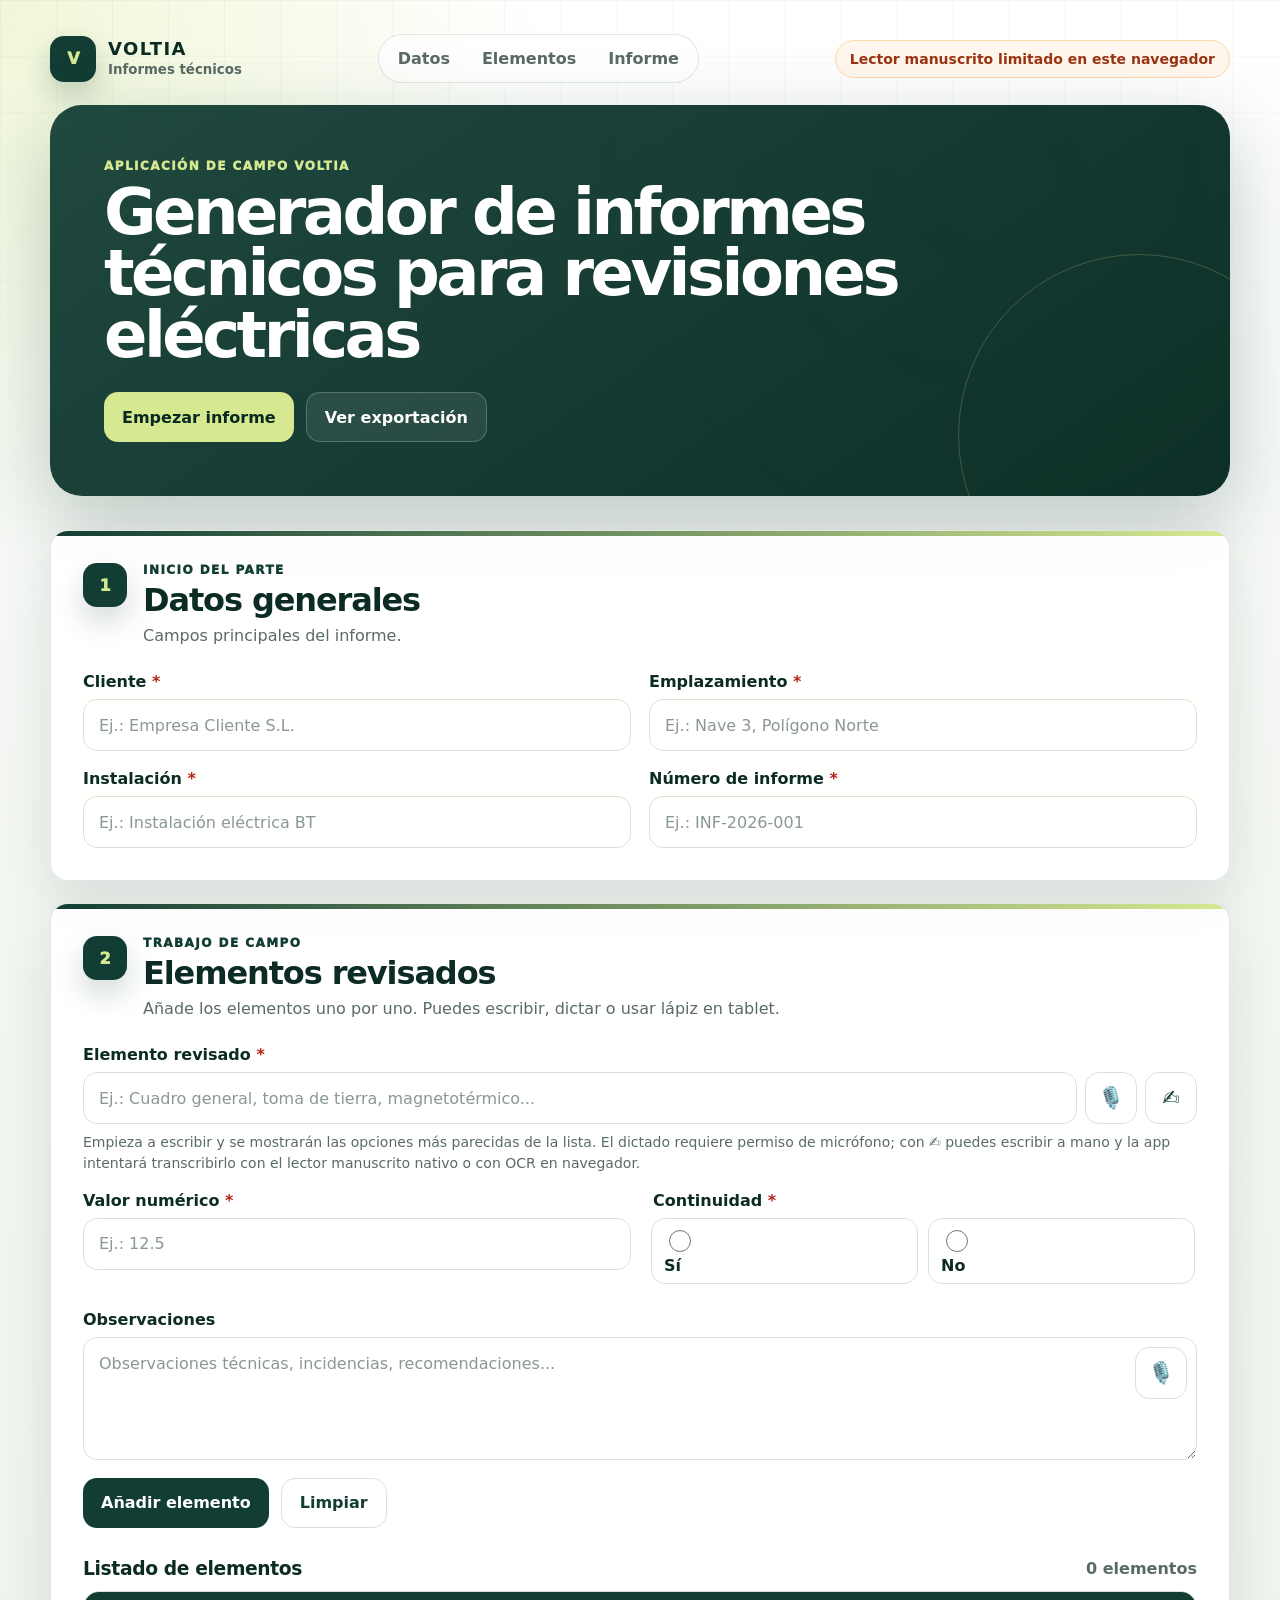
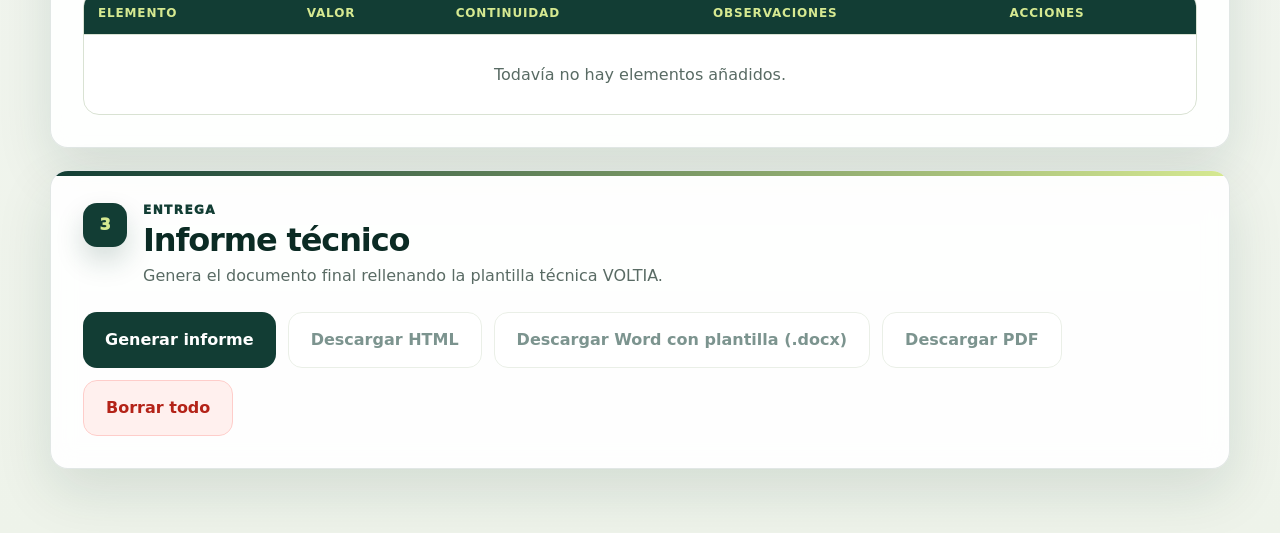
<file: index.html>
<!doctype html>
<html lang="es">
<head>
  <meta charset="utf-8" />
  <meta name="viewport" content="width=device-width, initial-scale=1" />
  <meta name="theme-color" content="#123D34" />
  <meta http-equiv="Permissions-Policy" content="microphone=(self)" />
  <title>Informes técnicos VOLTIA | Revisión de instalación</title>
  <link rel="stylesheet" href="styles.css" />
</head>
<body>
  <a class="skip-link" href="#main">Saltar al contenido</a>

  <header class="app-header">
    <div class="topbar" aria-label="Cabecera de la aplicación">
      <a class="brand-mark" href="#main" aria-label="Ir al inicio de la aplicación">
        <span class="brand-symbol" aria-hidden="true">V</span>
        <span class="brand-copy">
          <strong>VOLTIA</strong>
          <small>Informes técnicos</small>
        </span>
      </a>

      <nav class="header-nav" aria-label="Secciones principales">
        <a href="#datos-generales-title">Datos</a>
        <a href="#revision-title">Elementos</a>
        <a href="#informe-title">Informe</a>
      </nav>

      <div class="status-pill" id="saveStatus" aria-live="polite">Borrador listo</div>
    </div>

    <section class="hero-shell" aria-labelledby="hero-title">
      <div class="hero-copy">
        <p class="eyebrow">Aplicación de campo VOLTIA</p>
        <h1 id="hero-title">Generador de informes técnicos para revisiones eléctricas</h1>

        <div class="hero-actions">
          <a class="primary-button hero-cta" href="#datos-generales-title">Empezar informe</a>
          <a class="secondary-button hero-cta" href="#informe-title">Ver exportación</a>
        </div>

      </div>
    </section>
  </header>

  <main id="main" class="layout">
    <section class="card step-card" aria-labelledby="datos-generales-title">
      <div class="section-heading">
        <div class="step-number">1</div>
        <div>
          <p class="section-kicker">Inicio del parte</p>
          <h2 id="datos-generales-title">Datos generales</h2>
          <p>Campos principales del informe.</p>
        </div>
      </div>

      <form id="generalForm" class="grid-form" autocomplete="on">
        <label>
          <span>Cliente <strong>*</strong></span>
          <input id="cliente" name="cliente" type="text" required placeholder="Ej.: Empresa Cliente S.L." />
        </label>

        <label>
          <span>Emplazamiento <strong>*</strong></span>
          <input id="emplazamiento" name="emplazamiento" type="text" required placeholder="Ej.: Nave 3, Polígono Norte" />
        </label>

        <label>
          <span>Instalación <strong>*</strong></span>
          <input id="instalacion" name="instalacion" type="text" required placeholder="Ej.: Instalación eléctrica BT" />
        </label>

        <label>
          <span>Número de informe <strong>*</strong></span>
          <input id="numeroInforme" name="numeroInforme" type="text" required placeholder="Ej.: INF-2026-001" />
        </label>
      </form>
    </section>

    <section class="card step-card" aria-labelledby="revision-title">
      <div class="section-heading">
        <div class="step-number">2</div>
        <div>
          <p class="section-kicker">Trabajo de campo</p>
          <h2 id="revision-title">Elementos revisados</h2>
          <p>Añade los elementos uno por uno. Puedes escribir, dictar o usar lápiz en tablet.</p>
        </div>
      </div>

      <form id="elementForm" class="element-form" autocomplete="off">
        <input type="hidden" id="editingIndex" value="" />

        <div class="field-block full-width">
          <label for="elemento">Elemento revisado <strong>*</strong></label>
          <div class="input-with-actions">
            <input
              id="elemento"
              type="text"
              required
              list="elementosSugeridos"
              placeholder="Ej.: Cuadro general, toma de tierra, magnetotérmico..."
              aria-describedby="elementoHelp"
            />
            <button class="icon-button" type="button" id="voiceElemento" aria-label="Dictar elemento" title="Dictar elemento">🎙️</button>
            <button class="icon-button" type="button" id="inkElemento" aria-label="Escribir elemento con lápiz" title="Escribir elemento con lápiz">✍️</button>
          </div>
          <datalist id="elementosSugeridos"></datalist>
          <p id="elementoHelp" class="help-text">Empieza a escribir y se mostrarán las opciones más parecidas de la lista. El dictado requiere permiso de micrófono; con ✍️ puedes escribir a mano y la app intentará transcribirlo con el lector manuscrito nativo o con OCR en navegador.</p>
          <div id="elementoInkPreview" class="ink-preview hidden" aria-live="polite"></div>
        </div>

        <label class="field-block">
          <span>Valor numérico <strong>*</strong></span>
          <input id="valor" type="number" inputmode="decimal" step="any" required placeholder="Ej.: 12.5" />
        </label>

        <fieldset class="field-block continuity-field">
          <legend>Continuidad <strong>*</strong></legend>
          <label class="radio-card">
            <input type="radio" name="continuidad" value="Sí" required />
            <span>Sí</span>
          </label>
          <label class="radio-card">
            <input type="radio" name="continuidad" value="No" required />
            <span>No</span>
          </label>
        </fieldset>

        <div class="field-block full-width">
          <label for="observaciones">Observaciones</label>
          <div class="textarea-with-actions">
            <textarea id="observaciones" rows="4" placeholder="Observaciones técnicas, incidencias, recomendaciones..."></textarea>
            <button class="icon-button floating" type="button" id="voiceObservaciones" aria-label="Dictar observaciones" title="Dictar observaciones">🎙️</button>
          </div>
        </div>

        <div class="form-actions full-width">
          <button class="primary-button" type="submit" id="addElementButton">Añadir elemento</button>
          <button class="secondary-button" type="button" id="clearElementForm">Limpiar</button>
        </div>
      </form>

      <div class="table-toolbar">
        <h3>Listado de elementos</h3>
        <span id="elementCounter">0 elementos</span>
      </div>

      <div class="responsive-table" role="region" aria-label="Tabla de elementos revisados" tabindex="0">
        <table>
          <thead>
            <tr>
              <th>Elemento</th>
              <th>Valor</th>
              <th>Continuidad</th>
              <th>Observaciones</th>
              <th>Acciones</th>
            </tr>
          </thead>
          <tbody id="elementsTableBody">
            <tr class="empty-row">
              <td colspan="5">Todavía no hay elementos añadidos.</td>
            </tr>
          </tbody>
        </table>
      </div>
    </section>

    <section class="card step-card report-card" aria-labelledby="informe-title">
      <div class="section-heading">
        <div class="step-number">3</div>
        <div>
          <p class="section-kicker">Entrega</p>
          <h2 id="informe-title">Informe técnico</h2>
          <p>Genera el documento final rellenando la plantilla técnica VOLTIA.</p>
        </div>
      </div>

      <div class="report-actions">
        <button class="primary-button large" type="button" id="generateReport">Generar informe</button>
        <button class="secondary-button large" type="button" id="downloadHtml" disabled>Descargar HTML</button>
        <button class="secondary-button large" type="button" id="downloadDoc" disabled>Descargar Word con plantilla (.docx)</button>
        <button class="secondary-button large" type="button" id="printReport" disabled>Descargar PDF</button>
        <button class="danger-button large" type="button" id="resetApp">Borrar todo</button>
      </div>

      <div id="validationSummary" class="validation-summary hidden" role="alert"></div>
      <article id="reportPreview" class="report-preview hidden" aria-live="polite"></article>
    </section>
  </main>

  <dialog id="inkDialog" class="ink-dialog" aria-labelledby="inkTitle">
    <form method="dialog" class="dialog-content">
      <div class="dialog-header">
        <div>
          <h2 id="inkTitle">Escritura con lápiz</h2>
          <p>Escribe el nombre del elemento. La aplicación intentará leerlo y propondrá opciones de la lista.</p>
        </div>
        <button class="icon-button" value="cancel" type="submit" aria-label="Cerrar">✕</button>
      </div>

      <canvas id="inkCanvas" width="900" height="320" aria-label="Zona de escritura"></canvas>

      <div id="inkStatus" class="ink-status" aria-live="polite">Escribe una palabra o frase y pulsa “Leer escritura”.</div>

      <div class="candidate-block">
        <span class="candidate-title">Opciones detectadas</span>
        <div id="inkCandidates" class="ink-candidates" aria-live="polite"></div>
      </div>

      <label class="transcription-label">
        <span>Texto que se guardará como Elemento</span>
        <input id="inkTranscription" type="text" list="elementosSugeridos" placeholder="Ej.: Cuadro general de baja tensión" />
      </label>

      <div class="dialog-actions">
        <button class="secondary-button" type="button" id="clearInk">Borrar trazo</button>
        <button class="secondary-button" type="button" id="recognizeInk">Leer escritura</button>
        <button class="primary-button" type="button" id="saveInk">Usar este texto</button>
      </div>
    </form>
  </dialog>

  <template id="reportTemplate">
    <style>
      body { font-family: Arial, sans-serif; color: #1f2937; margin: 32px; }
      h1 { color: #0f172a; margin-bottom: 4px; }
      .meta { color: #64748b; margin-bottom: 28px; }
      .box { border: 1px solid #cbd5e1; border-radius: 10px; padding: 16px; margin: 18px 0; }
      .grid { display: grid; grid-template-columns: repeat(2, minmax(0, 1fr)); gap: 12px; }
      .label { font-weight: bold; color: #334155; display: block; font-size: 12px; text-transform: uppercase; }
      table { width: 100%; border-collapse: collapse; margin-top: 16px; }
      th, td { border: 1px solid #cbd5e1; padding: 10px; text-align: left; vertical-align: top; }
      th { background: #f1f5f9; }
      .ink-img { max-width: 220px; border: 1px solid #cbd5e1; border-radius: 8px; margin-top: 6px; }
      .signature { margin-top: 48px; display: grid; grid-template-columns: 1fr 1fr; gap: 48px; }
      .line { border-top: 1px solid #94a3b8; padding-top: 8px; color: #475569; }
      @media print { body { margin: 18mm; } .no-print { display:none; } }
    </style>
  </template>

  <script>
    window.INFORMES_CONFIG = {
      // Mantener activado para intentar OCR en navegador si el lector manuscrito nativo no existe.
      // Requiere conexión la primera vez para cargar Tesseract.js desde CDN.
      enableTesseractFallback: true,
      tesseractCdn: 'https://cdn.jsdelivr.net/npm/tesseract.js@5/dist/tesseract.min.js',
      // Opcional: si más adelante conectas un OCR propio, debe aceptar { imageDataUrl, language, suggestions }
      // y responder { text: '...', candidates: [{ text: '...', score: 90 }] }.
      handwritingOcrEndpoint: ''
    };
  </script>
  <script src="template-voltia.js"></script>
  <script src="app.js"></script>
</body>
</html>
</file>
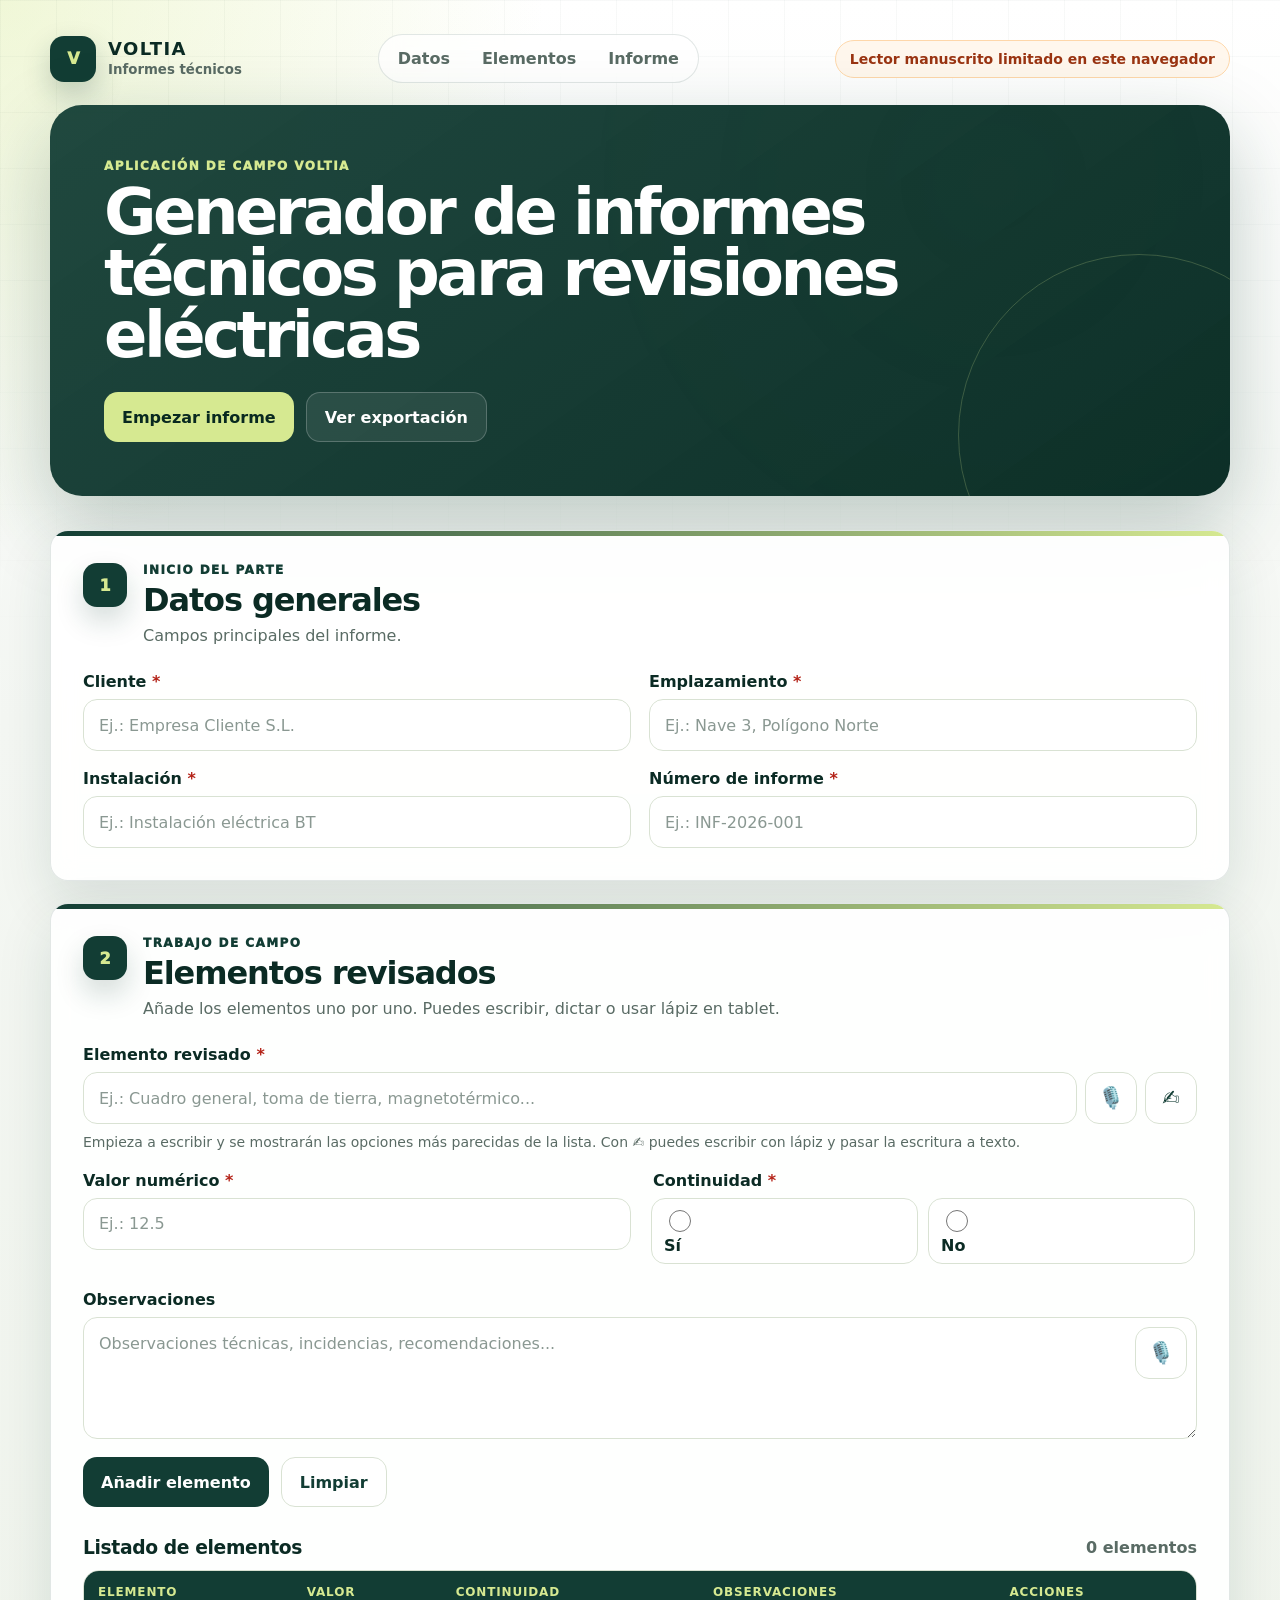
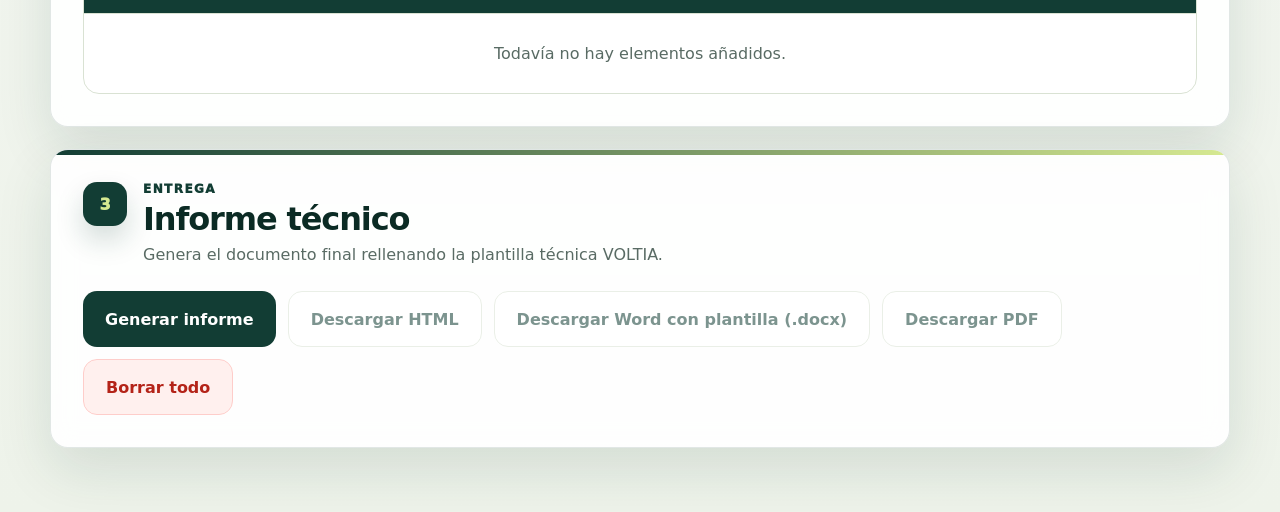
<file: web_voltia_unificada.html>
<!doctype html>
<!--
  Archivo unificado generado desde v8.zip.
  Incluye index.html, styles.css, template-voltia.js y app.js en un solo HTML.
  No requiere los archivos locales originales para abrir la aplicación.
-->
<html lang="es">
<head>
  <meta charset="utf-8" />
  <meta name="viewport" content="width=device-width, initial-scale=1" />
  <meta name="theme-color" content="#123D34" />
  <title>Informes técnicos VOLTIA | Revisión de instalación</title>
  <style id="styles-css-inlined">
:root {
  --bg: #f4f7f3;
  --surface: #ffffff;
  --surface-soft: #f7f9f2;
  --text: #123d34;
  --text-strong: #0b2b24;
  --muted: #596b64;
  --line: #d9e2d3;
  --primary: #123d34;
  --primary-dark: #092920;
  --primary-light: #d6e991;
  --primary-soft: #eef5d3;
  --olive: #d6e991;
  --danger: #b42318;
  --danger-bg: #fff0ee;
  --shadow: 0 22px 55px rgba(18, 61, 52, 0.12);
  --radius: 18px;
  --focus: 0 0 0 4px rgba(214, 233, 145, 0.55);
}

* { box-sizing: border-box; }

html { scroll-behavior: smooth; }

body {
  margin: 0;
  min-height: 100vh;
  font-family: Inter, ui-sans-serif, system-ui, -apple-system, BlinkMacSystemFont, "Segoe UI", sans-serif;
  color: var(--text);
  background:
    radial-gradient(circle at top left, rgba(214, 233, 145, 0.36), transparent 34rem),
    linear-gradient(180deg, #ffffff 0%, var(--bg) 34%, #eef3ea 100%);
}

body::before {
  content: "";
  position: fixed;
  inset: 0;
  pointer-events: none;
  background-image: linear-gradient(rgba(18, 61, 52, 0.045) 1px, transparent 1px), linear-gradient(90deg, rgba(18, 61, 52, 0.045) 1px, transparent 1px);
  background-size: 56px 56px;
  mask-image: linear-gradient(to bottom, rgba(0,0,0,.72), transparent 78%);
}

button, input, textarea, select { font: inherit; }
button { cursor: pointer; }
a { color: inherit; text-decoration: none; }
h1, h2, h3, p { margin-top: 0; }

.skip-link {
  position: absolute;
  left: -999px;
  top: 12px;
  z-index: 10;
  background: var(--primary);
  color: #fff;
  padding: 10px 14px;
  border-radius: 10px;
}
.skip-link:focus { left: 12px; }

.app-header {
  position: relative;
  max-width: 1220px;
  margin: 0 auto;
  padding: 22px 20px 10px;
}

.topbar {
  display: grid;
  grid-template-columns: auto 1fr auto;
  align-items: center;
  gap: 18px;
  padding: 12px 0 22px;
}

.brand-mark {
  display: inline-flex;
  align-items: center;
  gap: 12px;
  min-width: max-content;
}

.brand-symbol {
  width: 46px;
  height: 46px;
  display: grid;
  place-items: center;
  border-radius: 14px;
  color: var(--olive);
  background: var(--primary);
  font-weight: 950;
  letter-spacing: -0.05em;
  box-shadow: 0 12px 28px rgba(18, 61, 52, 0.22);
}

.brand-copy { display: grid; line-height: 1.05; }
.brand-copy strong { color: var(--text-strong); font-size: 18px; letter-spacing: 0.08em; }
.brand-copy small { margin-top: 4px; color: var(--muted); font-weight: 750; }

.header-nav {
  justify-self: center;
  display: inline-flex;
  align-items: center;
  gap: 4px;
  padding: 5px;
  border: 1px solid rgba(18, 61, 52, 0.12);
  border-radius: 999px;
  background: rgba(255, 255, 255, 0.72);
  backdrop-filter: blur(10px);
}
.header-nav a {
  padding: 9px 14px;
  color: var(--muted);
  font-weight: 800;
  border-radius: 999px;
}
.header-nav a:hover { background: var(--primary-soft); color: var(--primary); }

.status-pill {
  justify-self: end;
  min-width: max-content;
  color: #174331;
  background: #edf8df;
  border: 1px solid #c8dfa1;
  padding: 10px 14px;
  border-radius: 999px;
  font-weight: 850;
  font-size: 14px;
}

.hero-shell {
  overflow: hidden;
  display: grid;
  gap: clamp(22px, 4vw, 54px);
  align-items: stretch;
  padding: clamp(26px, 5vw, 54px);
  border-radius: 32px;
  color: #fff;
  background:
    linear-gradient(145deg, rgba(18, 61, 52, 0.94), rgba(8, 43, 35, 0.98)),
    radial-gradient(circle at 80% 20%, rgba(214, 233, 145, 0.35), transparent 28rem);
  box-shadow: 0 28px 80px rgba(18, 61, 52, 0.26);
  position: relative;
}

.hero-shell::after {
  content: "";
  position: absolute;
  right: -90px;
  bottom: -120px;
  width: 360px;
  height: 360px;
  border: 1px solid rgba(214, 233, 145, 0.22);
  border-radius: 50%;
}

.hero-copy, .hero-panel { position: relative; z-index: 1; }

.eyebrow,
.section-kicker {
  margin: 0 0 9px;
  color: var(--olive);
  text-transform: uppercase;
  font-size: 12px;
  font-weight: 950;
  letter-spacing: 0.12em;
}

h1 {
  max-width: 820px;
  margin-bottom: 16px;
  font-size: clamp(34px, 6vw, 64px);
  letter-spacing: -0.055em;
  line-height: 0.96;
}

.subtitle {
  max-width: 760px;
  margin: 0;
  color: rgba(255, 255, 255, 0.78);
  font-size: clamp(17px, 2.2vw, 21px);
  line-height: 1.55;
}

.hero-actions {
  display: flex;
  flex-wrap: wrap;
  gap: 12px;
  margin-top: 26px;
}

.hero-cta { min-height: 52px; display: inline-flex; align-items: center; }
.hero-actions .primary-button { background: var(--olive); color: var(--primary-dark); }
.hero-actions .primary-button:hover { background: #e2f3a9; }
.hero-actions .secondary-button { background: rgba(255,255,255,.08); color: #fff; border-color: rgba(255,255,255,.22); }
.hero-actions .secondary-button:hover { background: rgba(255,255,255,.14); }

.hero-metrics {
  display: grid;
  grid-template-columns: repeat(3, minmax(0, 1fr));
  gap: 12px;
  margin-top: clamp(24px, 4vw, 44px);
}
.hero-metrics div {
  padding: 15px;
  border: 1px solid rgba(214, 233, 145, 0.24);
  border-radius: 18px;
  background: rgba(255,255,255,.07);
}
.hero-metrics strong { display: block; color: var(--olive); font-size: 18px; margin-bottom: 4px; }
.hero-metrics span { color: rgba(255,255,255,.76); font-size: 13px; font-weight: 650; }

.hero-panel {
  align-self: stretch;
  padding: 22px;
  border: 1px solid rgba(214, 233, 145, 0.24);
  border-radius: 24px;
  background: rgba(255,255,255,0.08);
  backdrop-filter: blur(14px);
}
.panel-label { color: var(--olive); font-size: 12px; text-transform: uppercase; letter-spacing: 0.12em; font-weight: 950; }
.workflow-list {
  margin: 18px 0 22px;
  padding: 0;
  list-style: none;
  display: grid;
  gap: 12px;
}
.workflow-list li {
  display: grid;
  grid-template-columns: auto 1fr;
  gap: 12px;
  align-items: center;
  padding: 14px;
  border-radius: 18px;
  background: rgba(255,255,255,0.09);
}
.workflow-list span {
  display: grid;
  place-items: center;
  width: 42px;
  height: 42px;
  border-radius: 14px;
  color: var(--primary);
  background: var(--olive);
  font-weight: 950;
}
.workflow-list strong { line-height: 1.25; }
.service-tags { display: flex; flex-wrap: wrap; gap: 8px; }
.service-tags span {
  padding: 8px 10px;
  border: 1px solid rgba(214, 233, 145, 0.24);
  border-radius: 999px;
  color: rgba(255,255,255,.86);
  font-size: 13px;
  font-weight: 800;
}

.layout {
  position: relative;
  max-width: 1220px;
  margin: 0 auto;
  padding: 24px 20px 64px;
  display: grid;
  gap: 22px;
}

.card {
  background: rgba(255,255,255,0.92);
  backdrop-filter: blur(12px);
  border: 1px solid rgba(18, 61, 52, 0.12);
  box-shadow: var(--shadow);
  border-radius: var(--radius);
  padding: clamp(20px, 3.2vw, 32px);
}

.step-card { position: relative; overflow: hidden; }
.step-card::before {
  content: "";
  position: absolute;
  inset: 0 0 auto;
  height: 5px;
  background: linear-gradient(90deg, var(--primary), var(--olive));
}

.section-heading {
  display: flex;
  gap: 16px;
  align-items: flex-start;
  margin-bottom: 24px;
}
.section-heading h2 { margin-bottom: 5px; color: var(--text-strong); font-size: clamp(24px, 3vw, 32px); letter-spacing: -0.035em; }
.section-heading p:not(.section-kicker) { margin-bottom: 0; color: var(--muted); line-height: 1.5; }
.section-kicker { color: var(--primary); margin-bottom: 4px; }

.step-number {
  width: 44px;
  height: 44px;
  flex: 0 0 44px;
  display: grid;
  place-items: center;
  border-radius: 14px;
  background: var(--primary);
  color: var(--olive);
  font-weight: 950;
  box-shadow: 0 14px 28px rgba(18, 61, 52, 0.18);
}

.grid-form, .element-form {
  display: grid;
  grid-template-columns: repeat(2, minmax(0, 1fr));
  gap: 18px;
}

label, .field-block, fieldset { min-width: 0; }
label span, .field-block > label, fieldset legend, .transcription-label span {
  display: block;
  margin-bottom: 8px;
  color: var(--text-strong);
  font-weight: 850;
}
strong { color: var(--danger); }

input, textarea {
  width: 100%;
  min-height: 52px;
  padding: 14px 15px;
  border: 1px solid var(--line);
  border-radius: 14px;
  outline: none;
  color: var(--text-strong);
  background: #fff;
  transition: border-color .16s ease, box-shadow .16s ease, background .16s ease;
}
textarea { min-height: 112px; resize: vertical; line-height: 1.45; }
input::placeholder, textarea::placeholder { color: #8a9892; }
input:focus, textarea:focus, button:focus-visible, canvas:focus { border-color: var(--primary); box-shadow: var(--focus); }

.help-text { margin: 8px 0 0; color: var(--muted); font-size: 14px; line-height: 1.45; }
.full-width { grid-column: 1 / -1; }

.input-with-actions, .textarea-with-actions { position: relative; display: flex; align-items: stretch; gap: 8px; }
.input-with-actions input { padding-right: 110px; }
.textarea-with-actions textarea { padding-right: 68px; }

.icon-button {
  min-width: 52px;
  min-height: 52px;
  border: 1px solid var(--line);
  border-radius: 14px;
  display: inline-grid;
  place-items: center;
  background: #fff;
  color: var(--primary);
  font-size: 21px;
  transition: transform .12s ease, background .12s ease, border-color .12s ease;
}
.icon-button:hover { background: var(--primary-soft); border-color: #bfd098; }
.icon-button:active { transform: scale(.97); }
.icon-button.listening { background: #fee4e2; border-color: #f97066; animation: pulse 1.2s infinite; }
.icon-button.floating { position: absolute; top: 10px; right: 10px; }
@keyframes pulse { 50% { transform: scale(1.04); } }

.continuity-field {
  border: 0;
  padding: 0;
  display: grid;
  grid-template-columns: repeat(2, minmax(0, 1fr));
  gap: 10px;
}
.continuity-field legend { grid-column: 1 / -1; }
.radio-card {
  min-height: 52px;
  margin: 0;
  padding: 8px 12px;
  display: flex;
  align-items: center;
  gap: 10px;
  border: 1px solid var(--line);
  border-radius: 14px;
  background: #fff;
  cursor: pointer;
}
.radio-card span { margin: 0; color: var(--text-strong); }
.radio-card input { width: 22px; height: 22px; min-height: auto; accent-color: var(--primary); }
.radio-card:has(input:checked) { border-color: var(--primary); background: var(--primary-soft); box-shadow: inset 0 0 0 1px rgba(18, 61, 52, 0.12); }

.form-actions, .report-actions, .dialog-actions { display: flex; flex-wrap: wrap; gap: 12px; align-items: center; }
.primary-button, .secondary-button, .danger-button {
  min-height: 50px;
  padding: 13px 18px;
  border-radius: 14px;
  border: 0;
  font-weight: 900;
  transition: transform .12s ease, background .12s ease, border-color .12s ease, opacity .12s ease;
}
.primary-button { background: var(--primary); color: #fff; }
.primary-button:hover { background: var(--primary-dark); }
.secondary-button { background: #fff; color: var(--primary); border: 1px solid var(--line); }
.secondary-button:hover { background: var(--surface-soft); border-color: #c3d0bd; }
.danger-button { background: var(--danger-bg); color: var(--danger); border: 1px solid #fecdca; }
.danger-button:hover { background: #fee4e2; }
.primary-button:active, .secondary-button:active, .danger-button:active { transform: translateY(1px); }
button:disabled { opacity: .55; cursor: not-allowed; }
.large { min-height: 56px; padding-inline: 22px; }

.table-toolbar {
  display: flex;
  justify-content: space-between;
  align-items: center;
  gap: 12px;
  margin: 30px 0 12px;
}
.table-toolbar h3 { margin: 0; color: var(--text-strong); letter-spacing: -0.02em; }
.table-toolbar span { color: var(--muted); font-weight: 850; }
.responsive-table { overflow-x: auto; border: 1px solid var(--line); border-radius: 16px; background: #fff; }
table { width: 100%; min-width: 780px; border-collapse: collapse; }
th, td { padding: 14px; text-align: left; vertical-align: top; border-bottom: 1px solid var(--line); }
th { background: var(--primary); color: var(--olive); font-size: 12px; text-transform: uppercase; letter-spacing: .07em; }
tr:last-child td { border-bottom: 0; }
tbody tr:hover td { background: #fbfdf4; }
.empty-row td { text-align: center; color: var(--muted); padding: 30px; }
.row-actions { display: flex; gap: 8px; flex-wrap: wrap; }
.small-button { border: 1px solid var(--line); background: #fff; border-radius: 10px; padding: 8px 10px; font-weight: 850; color: var(--primary); }
.small-button:hover { background: var(--surface-soft); }
.small-button.delete { color: var(--danger); border-color: #fecdca; }

.ink-preview { margin-top: 12px; border: 1px dashed #aebaa9; background: var(--surface-soft); border-radius: 14px; padding: 10px; display: inline-block; }
.ink-preview img, .ink-thumb { max-width: 260px; max-height: 90px; object-fit: contain; display: block; background: #fff; border-radius: 8px; }
.hidden { display: none !important; }

.validation-summary { margin-top: 18px; padding: 14px 16px; border-radius: 14px; background: #fff7ed; border: 1px solid #fed7aa; color: #9a3412; font-weight: 800; }
.report-preview { margin-top: 24px; border: 1px solid var(--line); border-radius: 18px; background: #fff; padding: clamp(16px, 3vw, 28px); }
.report-preview h1 { font-size: 30px; }
.report-preview .report-grid { display: grid; grid-template-columns: repeat(2, minmax(0, 1fr)); gap: 12px; margin: 18px 0; }
.report-preview .report-box { border: 1px solid var(--line); border-radius: 14px; padding: 14px; }
.report-preview .label { font-size: 12px; text-transform: uppercase; color: var(--muted); font-weight: 900; }
.report-preview.voltia-ready, .report-preview:has(.report-frame) { padding: 0; overflow: hidden; background: #5e6964; }
.report-frame { width: 100%; height: min(86vh, 980px); min-height: 680px; border: 0; display: block; background: #7d7d7d; }

.ink-dialog { border: 0; border-radius: 22px; padding: 0; width: min(980px, calc(100vw - 24px)); box-shadow: 0 35px 90px rgba(15, 23, 42, 0.35); }
.ink-dialog::backdrop { background: rgba(15, 23, 42, 0.55); }
.dialog-content { padding: clamp(16px, 3vw, 26px); }
.dialog-header { display: flex; justify-content: space-between; gap: 14px; align-items: flex-start; margin-bottom: 14px; }
.dialog-header h2 { margin-bottom: 4px; color: var(--text-strong); }
.dialog-header p { margin: 0; color: var(--muted); }
#inkCanvas { width: 100%; height: min(320px, 42vh); display: block; border: 2px dashed #aebaa9; background: #fff; border-radius: 16px; touch-action: none; }
.transcription-label { margin: 16px 0; display: block; }
.ink-status { margin-top: 12px; padding: 12px 14px; border-radius: 14px; border: 1px solid var(--line); background: var(--surface-soft); color: var(--text); font-weight: 800; }
.ink-status[data-type="ok"] { background: #ecfdf3; color: #067647; border-color: #abefc6; }
.ink-status[data-type="warning"] { background: #fff7ed; color: #9a3412; border-color: #fed7aa; }
.candidate-block { margin-top: 16px; }
.candidate-title { display: block; font-weight: 900; color: var(--text-strong); margin-bottom: 8px; }
.ink-candidates { display: flex; flex-wrap: wrap; gap: 8px; min-height: 42px; align-items: center; }
.candidate-button { border: 1px solid var(--line); background: #fff; border-radius: 999px; padding: 9px 12px; display: inline-flex; align-items: center; gap: 8px; font-weight: 850; color: var(--text-strong); }
.candidate-button:hover { border-color: #bfd098; background: var(--primary-soft); }
.candidate-button small { color: var(--muted); font-weight: 750; }
.method-pill { display: inline-flex; align-items: center; gap: 4px; margin-top: 6px; padding: 4px 8px; border-radius: 999px; background: var(--primary-soft); color: var(--primary-dark); font-size: 12px; font-weight: 850; }
.muted-inline { color: var(--muted); font-size: 14px; }

@media (max-width: 900px) {
  .topbar { grid-template-columns: 1fr auto; }
  .header-nav { display: none; }
  .hero-shell { grid-template-columns: 1fr; }
  .hero-panel { max-width: none; }
}

@media (max-width: 760px) {
  .app-header { padding-top: 14px; }
  .topbar { grid-template-columns: 1fr; align-items: stretch; }
  .status-pill { justify-self: stretch; text-align: center; }
  .hero-shell { border-radius: 24px; padding: 24px; }
  .hero-metrics { grid-template-columns: 1fr; }
  .grid-form, .element-form { grid-template-columns: 1fr; }
  .input-with-actions { display: grid; grid-template-columns: 1fr auto auto; }
  .input-with-actions input { padding-right: 15px; }
  .form-actions > *, .report-actions > *, .dialog-actions > * { flex: 1 1 100%; }
  .table-toolbar { align-items: flex-start; flex-direction: column; }
  .report-preview .report-grid { grid-template-columns: 1fr; }
  .report-frame { height: 72vh; min-height: 520px; }
  h1 { letter-spacing: -0.045em; }
  .candidate-button { width: 100%; justify-content: space-between; border-radius: 14px; }
}

@media print {
  body { background: #fff; }
  body::before, .app-header, .card:not(:last-child), .report-actions, .validation-summary { display: none !important; }
  .layout { max-width: none; padding: 0; }
  .card { box-shadow: none; border: 0; padding: 0; }
  .section-heading { display: none; }
  .report-preview { display: block !important; border: 0; padding: 0; margin: 0; }
}


</style>
</head>
<body>
  <a class="skip-link" href="#main">Saltar al contenido</a>

  <header class="app-header">
    <div class="topbar" aria-label="Cabecera de la aplicación">
      <a class="brand-mark" href="#main" aria-label="Ir al inicio de la aplicación">
        <span class="brand-symbol" aria-hidden="true">V</span>
        <span class="brand-copy">
          <strong>VOLTIA</strong>
          <small>Informes técnicos</small>
        </span>
      </a>

      <nav class="header-nav" aria-label="Secciones principales">
        <a href="#datos-generales-title">Datos</a>
        <a href="#revision-title">Elementos</a>
        <a href="#informe-title">Informe</a>
      </nav>

      <div class="status-pill" id="saveStatus" aria-live="polite">Borrador listo</div>
    </div>

    <section class="hero-shell" aria-labelledby="hero-title">
      <div class="hero-copy">
        <p class="eyebrow">Aplicación de campo VOLTIA</p>
        <h1 id="hero-title">Generador de informes técnicos para revisiones eléctricas</h1>

        <div class="hero-actions">
          <a class="primary-button hero-cta" href="#datos-generales-title">Empezar informe</a>
          <a class="secondary-button hero-cta" href="#informe-title">Ver exportación</a>
        </div>

      </div>
    </section>
  </header>

  <main id="main" class="layout">
    <section class="card step-card" aria-labelledby="datos-generales-title">
      <div class="section-heading">
        <div class="step-number">1</div>
        <div>
          <p class="section-kicker">Inicio del parte</p>
          <h2 id="datos-generales-title">Datos generales</h2>
          <p>Campos principales del informe.</p>
        </div>
      </div>

      <form id="generalForm" class="grid-form" autocomplete="on">
        <label>
          <span>Cliente <strong>*</strong></span>
          <input id="cliente" name="cliente" type="text" required placeholder="Ej.: Empresa Cliente S.L." />
        </label>

        <label>
          <span>Emplazamiento <strong>*</strong></span>
          <input id="emplazamiento" name="emplazamiento" type="text" required placeholder="Ej.: Nave 3, Polígono Norte" />
        </label>

        <label>
          <span>Instalación <strong>*</strong></span>
          <input id="instalacion" name="instalacion" type="text" required placeholder="Ej.: Instalación eléctrica BT" />
        </label>

        <label>
          <span>Número de informe <strong>*</strong></span>
          <input id="numeroInforme" name="numeroInforme" type="text" required placeholder="Ej.: INF-2026-001" />
        </label>
      </form>
    </section>

    <section class="card step-card" aria-labelledby="revision-title">
      <div class="section-heading">
        <div class="step-number">2</div>
        <div>
          <p class="section-kicker">Trabajo de campo</p>
          <h2 id="revision-title">Elementos revisados</h2>
          <p>Añade los elementos uno por uno. Puedes escribir, dictar o usar lápiz en tablet.</p>
        </div>
      </div>

      <form id="elementForm" class="element-form" autocomplete="off">
        <input type="hidden" id="editingIndex" value="" />

        <div class="field-block full-width">
          <label for="elemento">Elemento revisado <strong>*</strong></label>
          <div class="input-with-actions">
            <input
              id="elemento"
              type="text"
              required
              list="elementosSugeridos"
              placeholder="Ej.: Cuadro general, toma de tierra, magnetotérmico..."
              aria-describedby="elementoHelp"
            />
            <button class="icon-button" type="button" id="voiceElemento" aria-label="Dictar elemento" title="Dictar elemento">🎙️</button>
            <button class="icon-button" type="button" id="inkElemento" aria-label="Escribir elemento con lápiz" title="Escribir elemento con lápiz">✍️</button>
          </div>
          <datalist id="elementosSugeridos"></datalist>
          <p id="elementoHelp" class="help-text">Empieza a escribir y se mostrarán las opciones más parecidas de la lista. Con ✍️ puedes escribir con lápiz y pasar la escritura a texto.</p>
          <div id="elementoInkPreview" class="ink-preview hidden" aria-live="polite"></div>
        </div>

        <label class="field-block">
          <span>Valor numérico <strong>*</strong></span>
          <input id="valor" type="number" inputmode="decimal" step="any" required placeholder="Ej.: 12.5" />
        </label>

        <fieldset class="field-block continuity-field">
          <legend>Continuidad <strong>*</strong></legend>
          <label class="radio-card">
            <input type="radio" name="continuidad" value="Sí" required />
            <span>Sí</span>
          </label>
          <label class="radio-card">
            <input type="radio" name="continuidad" value="No" required />
            <span>No</span>
          </label>
        </fieldset>

        <div class="field-block full-width">
          <label for="observaciones">Observaciones</label>
          <div class="textarea-with-actions">
            <textarea id="observaciones" rows="4" placeholder="Observaciones técnicas, incidencias, recomendaciones..."></textarea>
            <button class="icon-button floating" type="button" id="voiceObservaciones" aria-label="Dictar observaciones" title="Dictar observaciones">🎙️</button>
          </div>
        </div>

        <div class="form-actions full-width">
          <button class="primary-button" type="submit" id="addElementButton">Añadir elemento</button>
          <button class="secondary-button" type="button" id="clearElementForm">Limpiar</button>
        </div>
      </form>

      <div class="table-toolbar">
        <h3>Listado de elementos</h3>
        <span id="elementCounter">0 elementos</span>
      </div>

      <div class="responsive-table" role="region" aria-label="Tabla de elementos revisados" tabindex="0">
        <table>
          <thead>
            <tr>
              <th>Elemento</th>
              <th>Valor</th>
              <th>Continuidad</th>
              <th>Observaciones</th>
              <th>Acciones</th>
            </tr>
          </thead>
          <tbody id="elementsTableBody">
            <tr class="empty-row">
              <td colspan="5">Todavía no hay elementos añadidos.</td>
            </tr>
          </tbody>
        </table>
      </div>
    </section>

    <section class="card step-card report-card" aria-labelledby="informe-title">
      <div class="section-heading">
        <div class="step-number">3</div>
        <div>
          <p class="section-kicker">Entrega</p>
          <h2 id="informe-title">Informe técnico</h2>
          <p>Genera el documento final rellenando la plantilla técnica VOLTIA.</p>
        </div>
      </div>

      <div class="report-actions">
        <button class="primary-button large" type="button" id="generateReport">Generar informe</button>
        <button class="secondary-button large" type="button" id="downloadHtml" disabled>Descargar HTML</button>
        <button class="secondary-button large" type="button" id="downloadDoc" disabled>Descargar Word con plantilla (.docx)</button>
        <button class="secondary-button large" type="button" id="printReport" disabled>Descargar PDF</button>
        <button class="danger-button large" type="button" id="resetApp">Borrar todo</button>
      </div>

      <div id="validationSummary" class="validation-summary hidden" role="alert"></div>
      <article id="reportPreview" class="report-preview hidden" aria-live="polite"></article>
    </section>
  </main>

  <dialog id="inkDialog" class="ink-dialog" aria-labelledby="inkTitle">
    <form method="dialog" class="dialog-content">
      <div class="dialog-header">
        <div>
          <h2 id="inkTitle">Escritura con lápiz</h2>
          <p>Escribe el nombre del elemento. La aplicación intentará leerlo y propondrá opciones de la lista.</p>
        </div>
        <button class="icon-button" value="cancel" type="submit" aria-label="Cerrar">✕</button>
      </div>

      <canvas id="inkCanvas" width="900" height="320" aria-label="Zona de escritura"></canvas>

      <div id="inkStatus" class="ink-status" aria-live="polite">Escribe una palabra o frase y pulsa “Leer escritura”.</div>

      <div class="candidate-block">
        <span class="candidate-title">Opciones detectadas</span>
        <div id="inkCandidates" class="ink-candidates" aria-live="polite"></div>
      </div>

      <label class="transcription-label">
        <span>Texto que se guardará como Elemento</span>
        <input id="inkTranscription" type="text" list="elementosSugeridos" placeholder="Ej.: Cuadro general de baja tensión" />
      </label>

      <div class="dialog-actions">
        <button class="secondary-button" type="button" id="clearInk">Borrar trazo</button>
        <button class="secondary-button" type="button" id="recognizeInk">Leer escritura</button>
        <button class="primary-button" type="button" id="saveInk">Usar este texto</button>
      </div>
    </form>
  </dialog>

  <template id="reportTemplate">
    <style>
      body { font-family: Arial, sans-serif; color: #1f2937; margin: 32px; }
      h1 { color: #0f172a; margin-bottom: 4px; }
      .meta { color: #64748b; margin-bottom: 28px; }
      .box { border: 1px solid #cbd5e1; border-radius: 10px; padding: 16px; margin: 18px 0; }
      .grid { display: grid; grid-template-columns: repeat(2, minmax(0, 1fr)); gap: 12px; }
      .label { font-weight: bold; color: #334155; display: block; font-size: 12px; text-transform: uppercase; }
      table { width: 100%; border-collapse: collapse; margin-top: 16px; }
      th, td { border: 1px solid #cbd5e1; padding: 10px; text-align: left; vertical-align: top; }
      th { background: #f1f5f9; }
      .ink-img { max-width: 220px; border: 1px solid #cbd5e1; border-radius: 8px; margin-top: 6px; }
      .signature { margin-top: 48px; display: grid; grid-template-columns: 1fr 1fr; gap: 48px; }
      .line { border-top: 1px solid #94a3b8; padding-top: 8px; color: #475569; }
      @media print { body { margin: 18mm; } .no-print { display:none; } }
    </style>
  </template>
  <script id="template-voltia-js-inlined">
// Plantilla HTML VOLTIA incrustada para generar informes offline.
window.VOLTIA_REPORT_TEMPLATE = `<!DOCTYPE html>

<html lang="es">
<head>
<meta charset="utf-8"/>
<title>Plantilla · Informe Técnico de Medida de Tierras</title>
<style>
  :root{
    --verde-oscuro:#123D34;   /* banda superior portada / fondo footer portada */
    --verde-texto:#1C463F;    /* color de texto por defecto de todo el documento */
    --verde-titulo:#123D34;   /* color de los titulos H1 */
    --oliva:#D6E991;          /* fondo inferior portada / cajas de datos */
    --oliva-tabla:#D4DF92;    /* cabecera de tablas de contenido */
    --footer-oscuro:#284038;  /* franja inferior portada */
    --gris:#51626F;           /* texto secundario cabecera / pie */
    --font: 'Lato', Arial, Helvetica, sans-serif;
  }

  *{ box-sizing:border-box; }

  html,body{
    margin:0; padding:0; background:#7d7d7d;
    font-family:var(--font); color:var(--verde-texto);
  }

  /* ============ CONFIGURACIÓN DE PÁGINA (A4) ============ */
  .page{
    width:210mm;
    min-height:297mm;
    background:#ffffff;
    margin:10mm auto;
    position:relative;
    overflow:hidden;
    box-shadow:0 0 12px rgba(0,0,0,.25);
  }
  .contenido{
    padding:12mm 20mm 14mm 20mm;
  }

  /* ============ CABECERA (páginas 2 en adelante) ============ */
  .cabecera{
    display:flex;
    align-items:center;
    gap:6mm;
    padding:6mm 20mm 3mm 20mm;
    border-bottom:0;
  }
  .cabecera img{ height:9mm; width:auto; }
  .cabecera .texto-cab{
    font-style:italic;
    font-weight:700;
    font-size:6.5pt;
    color:var(--gris);
    line-height:1.2;
  }

  /* ============ PIE DE PÁGINA ============ */
  .pie{
    position:absolute;
    left:0; right:0; bottom:0;
    height:6mm;
    background:var(--oliva);
    display:flex;
    align-items:center;
    justify-content:flex-end;
    padding:0 8mm;
  }
  .pie.oscuro{ background:var(--footer-oscuro); }
  .pie .num-pagina{
    font-size:8pt; font-weight:700; color:var(--verde-texto);
  }
  .pie.oscuro .num-pagina{ color:#ffffff; }

  /* ============ TIPOGRAFÍA GENERAL ============ */
  h1.titulo-seccion{
    font-size:14pt;
    font-weight:900;
    text-transform:uppercase;
    color:var(--verde-titulo);
    letter-spacing:-.2px;
    margin:2mm 0 6mm 0;
  }
  h1.titulo-seccion .num{ margin-right:3mm; }

  p{ font-size:9pt; line-height:1.45; text-align:justify; margin:0 0 3mm 0; }

  /* ============ PORTADA ============ */
  .portada{ height:297mm; }
  .portada-top{
    height:96.5mm;
    background:var(--verde-oscuro);
    display:flex;
    flex-direction:column;
    align-items:center;
    justify-content:center;
    text-align:center;
    padding:0 15mm;
  }
  .portada-top img.logo{
    width:120mm;
    max-width:80%;
    height:auto;
    margin-bottom:10mm;
  }
  .portada-top h1{
    color:#ffffff;
    font-size:24pt;
    font-weight:900;
    text-transform:uppercase;
    margin:0 0 4mm 0;
    letter-spacing:.5px;
  }
  .portada-top h2{
    color:#ffffff;
    font-size:13pt;
    font-weight:700;
    text-transform:uppercase;
    margin:0;
    max-width:140mm;
    line-height:1.35;
  }

  .portada-bottom{
    height:calc(297mm - 96.5mm - 6mm); /* descuenta franja inferior */
    background:var(--oliva);
    padding:14mm 25mm 0 25mm;
  }

  .caja-datos{
    width:135mm;
    border:.4pt solid #000000;
    margin-bottom:8mm;
  }
  .caja-datos div{
    background:var(--oliva);
    border-bottom:.4pt solid #000000;
    padding:2.2mm 3mm;
    font-weight:700;
    font-size:9.5pt;
    min-height:6mm;
  }
  .caja-datos div:last-child{ border-bottom:none; }
  .caja-datos .campo-editable{
    color:var(--gris);
    font-weight:400;
    font-style:italic;
  }

  .fecha-portada{
    font-weight:700;
    font-size:11pt;
    margin-top:4mm;
  }

  /* ============ ÍNDICE ============ */
  .toc-item{
    display:flex;
    align-items:baseline;
    font-size:10pt;
    font-weight:700;
    text-transform:uppercase;
    color:var(--verde-texto);
    margin-bottom:5mm;
  }
  .toc-item .num{ width:8mm; }
  .toc-item .dots{
    flex:1;
    border-bottom:1.2pt dotted var(--verde-texto);
    margin:0 2mm;
    transform:translateY(-1.5mm);
  }

  /* ============ TABLA "ELEMENTOS REVISADOS" ============ */
  table.tabla-datos{
    width:100%;
    border-collapse:collapse;
    margin-top:2mm;
  }
  table.tabla-datos th{
    background:var(--oliva-tabla);
    border:1.2pt double #000000;
    color:var(--verde-texto);
    font-size:9pt;
    font-weight:700;
    text-align:center;
    padding:2.5mm 1.5mm;
  }
  table.tabla-datos td{
    border:.5pt solid #000000;
    height:8mm;
    padding:1mm 2mm;
    font-size:9pt;
  }
  table.tabla-datos col.c1{ width:34%; }
  table.tabla-datos col.c2{ width:21%; }
  table.tabla-datos col.c3{ width:19%; }
  table.tabla-datos col.c4{ width:26%; }

  /* ============ TABLA DE FIRMAS (CONCLUSIONES) ============ */
  table.tabla-firmas{
    width:100%;
    border-collapse:collapse;
    margin-top:10mm;
  }
  table.tabla-firmas td{
    border:.5pt solid #000000;
    vertical-align:top;
    padding:3mm 4mm;
    width:50%;
    height:32mm;
    font-size:9pt;
  }
  table.tabla-firmas td strong{ display:block; margin-bottom:1mm; }
  table.tabla-firmas .sello{
    display:flex; align-items:center; justify-content:center; height:100%;
  }
  table.tabla-firmas .sello img{ max-width:38mm; max-height:24mm; }
  .fdo-row td{ height:auto; padding-top:6mm; font-weight:700; }

  .fecha-final{
    font-style:italic;
    font-weight:700;
    text-align:center;
    margin-top:10mm;
    font-size:10.5pt;
  }

  /* ============ AVISO SOLO EN PANTALLA (no se imprime) ============ */
  .aviso-plantilla{
    max-width:210mm;
    margin:6mm auto 0 auto;
    background:#fff8dc;
    border:1px dashed #b8a100;
    padding:4mm 6mm;
    font-family:var(--font);
    font-size:9.5pt;
    color:#5a4a00;
  }

  @media print{
    body{ background:#fff; }
    .page{ margin:0; box-shadow:none; page-break-after:always; }
    .aviso-plantilla{ display:none; }
    @page{ size:A4; margin:0; }
  }


  /* ============ AJUSTE VOLTIA: PORTADA, CABECERA Y PIE ============ */
  .page{
    height:297mm;
  }

  .portada-top{
    height:93.5mm;
    padding:0;
    justify-content:center;
  }
  .portada-top img.logo{
    width:122mm;
    max-width:78%;
    margin:0;
  }

  .portada-bottom{
    height:calc(297mm - 93.5mm - 8mm);
    padding:29mm 18mm 0 18mm;
    position:relative;
  }
  .portada-bottom h1{
    color:var(--verde-titulo);
    font-size:16pt;
    line-height:1.1;
    font-weight:900;
    text-transform:uppercase;
    letter-spacing:-.4px;
    margin:0 0 3.5mm 0;
  }
  .portada-bottom h2{
    color:var(--verde-titulo);
    font-size:11.5pt;
    line-height:1.25;
    font-weight:900;
    text-transform:uppercase;
    margin:0 0 17mm 0;
  }

  .caja-datos{
    width:138mm;
    border:0;
    margin:0 0 13mm 0;
  }
  .caja-datos + .caja-datos{ margin-top:20mm; }
  .caja-datos div{
    background:transparent;
    border:0;
    border-top:.55pt solid rgba(18,61,52,.55);
    color:var(--verde-texto);
    padding:2.0mm 1mm 1.5mm .8mm;
    min-height:6.8mm;
    font-weight:900;
    font-size:7.5pt;
    line-height:1.1;
  }
  .caja-datos div:last-child{
    border-bottom:.55pt solid rgba(18,61,52,.55);
  }
  .caja-datos .campo-editable{
    color:var(--verde-texto);
    font-weight:400;
    font-style:normal;
  }
  .fecha-portada{
    position:absolute;
    right:19mm;
    bottom:31mm;
    margin:0;
    font-size:8pt;
    font-weight:900;
    color:var(--verde-texto);
  }

  .cabecera{
    height:34mm;
    display:grid;
    grid-template-columns:45mm 1fr;
    gap:4mm;
    align-items:start;
    padding:9.5mm 18mm 0 18mm;
  }
  .cabecera img.logo-cab{
    width:39mm;
    height:auto;
    margin-top:.5mm;
  }
  .cabecera .texto-cab{ display:none; }
  .cabecera-info{ width:100%; }
  table.tabla-cabecera{
    width:100%;
    border-collapse:collapse;
    table-layout:fixed;
    margin:0;
  }
  table.tabla-cabecera th{
    width:28mm;
    background:var(--verde-oscuro);
    color:var(--oliva);
    border:.5pt solid #9ba9a5;
    font-size:6.1pt;
    font-weight:900;
    text-align:left;
    padding:.7mm 1mm;
    line-height:1;
  }
  table.tabla-cabecera td{
    border:.5pt solid #9ba9a5;
    color:var(--verde-texto);
    height:4.2mm;
    font-size:6.4pt;
    padding:.5mm 1mm;
    line-height:1;
  }
  .cabecera-meta{
    display:grid;
    grid-template-columns:1fr 1fr;
    margin-top:3.2mm;
    color:var(--verde-texto);
    font-size:6.2pt;
    line-height:1;
  }
  .cabecera-meta .informe-cab{ text-align:center; }
  .cabecera-meta .fecha-cab{ text-align:right; }
  .cabecera .campo-editable{
    color:var(--verde-texto);
    font-weight:400;
    font-style:normal;
  }

  .pie{
    height:8mm;
    background:var(--oliva);
    display:grid;
    grid-template-columns:1fr auto 1fr;
    align-items:center;
    padding:0 11mm;
  }
  .pie .revision{
    justify-self:start;
    color:var(--verde-texto);
    font-size:5.7pt;
    font-weight:400;
  }
  .pie .pagina-texto{
    justify-self:center;
    color:var(--verde-texto);
    font-size:5.7pt;
    font-weight:400;
  }
  .pie .web{
    justify-self:end;
    color:var(--verde-texto);
    font-size:8pt;
    font-weight:900;
  }
  .pie.oscuro{
    height:8mm;
    background:var(--footer-oscuro);
    display:flex;
    justify-content:flex-end;
    padding:0 9mm;
  }
  .pie.oscuro .web{ color:var(--oliva); font-size:8pt; font-weight:900; }
  .pie .num-pagina{ font-size:inherit; font-weight:inherit; color:inherit; }

  @media print{
    .page{ height:297mm; }
    *{ -webkit-print-color-adjust:exact; print-color-adjust:exact; }
  }
</style>
</head>
<body>
<!-- ============================================================ -->
<!-- PÁGINA 1 · PORTADA                                            -->
<!-- ============================================================ -->
<div class="page portada">
<div class="portada-top"><img alt="VOLTIA Connecting Energies" class="logo" src="[data-uri]"/></div>
<div class="portada-bottom"><h1>Informe técnico</h1><h2>Medidas realizadas en las tierras de la instalación</h2><div class="caja-datos caja-datos-principal"><div>CLIENTE: <span class="campo-editable">[nombre del cliente]</span></div><div>EMPLAZAMIENTO: <span class="campo-editable">[dirección del emplazamiento]</span></div><div>INSTALACIÓN: <span class="campo-editable">[identificación de la instalación]</span></div></div><div class="caja-datos caja-datos-informe"><div>COVER VERIFICACIONES ELÉCTRICAS, S.A.</div><div>INFORME TÉCNICO Nº: <span class="campo-editable">[nº de informe]</span></div><div>PERIODO DE REVISIÓN: <span style="font-weight:400;">TRIMESTRAL</span></div></div><div class="fecha-portada">VALENCIA, <span class="campo-editable">[día de mes de año]</span></div></div>
<div class="pie oscuro portada-pie"><span class="web">voltia.es</span></div>
</div>
<!-- ============================================================ -->
<!-- PÁGINA 2 · ÍNDICE                                             -->
<!-- ============================================================ -->
<div class="page">
<div class="cabecera"><img alt="VOLTIA" class="logo-cab" src="[data-uri]"/><div class="cabecera-info"><table class="tabla-cabecera"><tbody><tr><th>CLIENTE:</th><td><span class="campo-editable">[nombre del cliente]</span></td></tr><tr><th>EMPLAZAMIENTO:</th><td><span class="campo-editable">[dirección del emplazamiento]</span></td></tr><tr><th>INSTALACIÓN:</th><td><span class="campo-editable">[identificación de la instalación]</span></td></tr></tbody></table><div class="cabecera-meta"><div class="informe-cab">Informe técnico: <span class="campo-editable">[nº de informe]</span></div><div class="fecha-cab">Fecha:<span class="campo-editable">[fecha corta]</span></div></div></div></div>
<div class="contenido">
<h1 class="titulo-seccion" style="text-align:center;margin-top:20mm;">Índice</h1>
<div style="margin-top:14mm;">
<div class="toc-item"><span class="num">1</span><span>ELEMENTOS REVISADOS</span><span class="dots"></span><span>3</span></div>
<div class="toc-item"><span class="num">2</span><span>CONCLUSIONES Y RECOMENDACIONES</span><span class="dots"></span><span>6</span></div>
<div class="toc-item"><span class="num">3</span><span>ANEXO.</span><span class="dots"></span><span>7</span></div>
</div>
</div>
<div class="pie"><span class="revision">Rev.00</span><span class="pagina-texto">Página <span class="num-pagina">2</span> de <span class="total-paginas">2</span></span><span class="web">voltia.es</span></div>
</div>
<!-- ============================================================ -->
<!-- PÁGINAS 3-5 · ELEMENTOS REVISADOS (tabla, se repite)          -->
<!-- ============================================================ -->
<!-- Esta plantilla incluye 3 páginas de tabla, igual que el original.
     Para añadir más filas/páginas, copia el bloque .page completo. -->
<div class="page">
<div class="cabecera"><img alt="VOLTIA" class="logo-cab" src="[data-uri]"/><div class="cabecera-info"><table class="tabla-cabecera"><tbody><tr><th>CLIENTE:</th><td><span class="campo-editable">[nombre del cliente]</span></td></tr><tr><th>EMPLAZAMIENTO:</th><td><span class="campo-editable">[dirección del emplazamiento]</span></td></tr><tr><th>INSTALACIÓN:</th><td><span class="campo-editable">[identificación de la instalación]</span></td></tr></tbody></table><div class="cabecera-meta"><div class="informe-cab">Informe técnico: <span class="campo-editable">[nº de informe]</span></div><div class="fecha-cab">Fecha:<span class="campo-editable">[fecha corta]</span></div></div></div></div>
<div class="contenido">
<h1 class="titulo-seccion"><span class="num">1</span>ELEMENTOS REVISADOS</h1>
<table class="tabla-datos">
<colgroup><col class="c1"/><col class="c2"/><col class="c3"/><col class="c4"/></colgroup>
<thead>
<tr><th>LÍNEA</th><th>VALOR (Ω)</th><th>CONTINUIDAD</th><th>OBSERVACIONES</th></tr>
</thead>
<tbody>
<!-- Filas vacías para rellenar -->
<tr><td></td><td></td><td></td><td></td></tr>
<tr><td></td><td></td><td></td><td></td></tr>
<tr><td></td><td></td><td></td><td></td></tr>
<tr><td></td><td></td><td></td><td></td></tr>
<tr><td></td><td></td><td></td><td></td></tr>
<tr><td></td><td></td><td></td><td></td></tr>
<tr><td></td><td></td><td></td><td></td></tr>
<tr><td></td><td></td><td></td><td></td></tr>
<tr><td></td><td></td><td></td><td></td></tr>
<tr><td></td><td></td><td></td><td></td></tr>
<tr><td></td><td></td><td></td><td></td></tr>
<tr><td></td><td></td><td></td><td></td></tr>
<tr><td></td><td></td><td></td><td></td></tr>
</tbody>
</table>
</div>
<div class="pie"><span class="revision">Rev.00</span><span class="pagina-texto">Página <span class="num-pagina">2</span> de <span class="total-paginas">2</span></span><span class="web">voltia.es</span></div>
</div>
<div class="page">
<div class="cabecera"><img alt="VOLTIA" class="logo-cab" src="[data-uri]"/><div class="cabecera-info"><table class="tabla-cabecera"><tbody><tr><th>CLIENTE:</th><td><span class="campo-editable">[nombre del cliente]</span></td></tr><tr><th>EMPLAZAMIENTO:</th><td><span class="campo-editable">[dirección del emplazamiento]</span></td></tr><tr><th>INSTALACIÓN:</th><td><span class="campo-editable">[identificación de la instalación]</span></td></tr></tbody></table><div class="cabecera-meta"><div class="informe-cab">Informe técnico: <span class="campo-editable">[nº de informe]</span></div><div class="fecha-cab">Fecha:<span class="campo-editable">[fecha corta]</span></div></div></div></div>
<div class="contenido">
<table class="tabla-datos" style="margin-top:6mm;">
<colgroup><col class="c1"/><col class="c2"/><col class="c3"/><col class="c4"/></colgroup>
<thead>
<tr><th>LÍNEA</th><th>VALOR (Ω)</th><th>CONTINUIDAD</th><th>OBSERVACIONES</th></tr>
</thead>
<tbody>
<tr><td></td><td></td><td></td><td></td></tr>
<tr><td></td><td></td><td></td><td></td></tr>
<tr><td></td><td></td><td></td><td></td></tr>
<tr><td></td><td></td><td></td><td></td></tr>
<tr><td></td><td></td><td></td><td></td></tr>
<tr><td></td><td></td><td></td><td></td></tr>
<tr><td></td><td></td><td></td><td></td></tr>
<tr><td></td><td></td><td></td><td></td></tr>
<tr><td></td><td></td><td></td><td></td></tr>
<tr><td></td><td></td><td></td><td></td></tr>
<tr><td></td><td></td><td></td><td></td></tr>
<tr><td></td><td></td><td></td><td></td></tr>
<tr><td></td><td></td><td></td><td></td></tr>
</tbody>
</table>
</div>
<div class="pie"><span class="revision">Rev.00</span><span class="pagina-texto">Página <span class="num-pagina">2</span> de <span class="total-paginas">2</span></span><span class="web">voltia.es</span></div>
</div>
<div class="page">
<div class="cabecera"><img alt="VOLTIA" class="logo-cab" src="[data-uri]"/><div class="cabecera-info"><table class="tabla-cabecera"><tbody><tr><th>CLIENTE:</th><td><span class="campo-editable">[nombre del cliente]</span></td></tr><tr><th>EMPLAZAMIENTO:</th><td><span class="campo-editable">[dirección del emplazamiento]</span></td></tr><tr><th>INSTALACIÓN:</th><td><span class="campo-editable">[identificación de la instalación]</span></td></tr></tbody></table><div class="cabecera-meta"><div class="informe-cab">Informe técnico: <span class="campo-editable">[nº de informe]</span></div><div class="fecha-cab">Fecha:<span class="campo-editable">[fecha corta]</span></div></div></div></div>
<div class="contenido">
<table class="tabla-datos" style="margin-top:6mm;">
<colgroup><col class="c1"/><col class="c2"/><col class="c3"/><col class="c4"/></colgroup>
<thead>
<tr><th>LÍNEA</th><th>VALOR (Ω)</th><th>CONTINUIDAD</th><th>OBSERVACIONES</th></tr>
</thead>
<tbody>
<tr><td></td><td></td><td></td><td></td></tr>
<tr><td></td><td></td><td></td><td></td></tr>
<tr><td></td><td></td><td></td><td></td></tr>
<tr><td></td><td></td><td></td><td></td></tr>
<tr><td></td><td></td><td></td><td></td></tr>
<tr><td></td><td></td><td></td><td></td></tr>
<tr><td></td><td></td><td></td><td></td></tr>
<tr><td></td><td></td><td></td><td></td></tr>
</tbody>
</table>
</div>
<div class="pie"><span class="revision">Rev.00</span><span class="pagina-texto">Página <span class="num-pagina">2</span> de <span class="total-paginas">2</span></span><span class="web">voltia.es</span></div>
</div>
<!-- ============================================================ -->
<!-- PÁGINA 6 · CONCLUSIONES Y RECOMENDACIONES                     -->
<!-- ============================================================ -->
<div class="page">
<div class="cabecera"><img alt="VOLTIA" class="logo-cab" src="[data-uri]"/><div class="cabecera-info"><table class="tabla-cabecera"><tbody><tr><th>CLIENTE:</th><td><span class="campo-editable">[nombre del cliente]</span></td></tr><tr><th>EMPLAZAMIENTO:</th><td><span class="campo-editable">[dirección del emplazamiento]</span></td></tr><tr><th>INSTALACIÓN:</th><td><span class="campo-editable">[identificación de la instalación]</span></td></tr></tbody></table><div class="cabecera-meta"><div class="informe-cab">Informe técnico: <span class="campo-editable">[nº de informe]</span></div><div class="fecha-cab">Fecha:<span class="campo-editable">[fecha corta]</span></div></div></div></div>
<div class="contenido">
<h1 class="titulo-seccion"><span class="num">2</span>CONCLUSIONES Y RECOMENDACIONES</h1>
<p>Efectuada la inspección de tierras en sus instalaciones eléctricas, no se han detectado puntos que necesiten revisión.</p>
<table class="tabla-firmas">
<tr>
<td><strong>Realizado por:</strong>El Técnico</td>
<td><strong>Supervisado por:</strong>El Ingeniero Técnico</td>
</tr>
<tr>
<td></td>
<td class="sello"><img alt="Sello / firma" src="[data-uri]"/></td>
</tr>
<tr class="fdo-row">
<td>Fdo.:</td>
<td>Fdo.:</td>
</tr>
</table>
<p class="fecha-final">Murcia, <span class="campo-editable">[día de mes de año]</span></p>
</div>
<div class="pie"><span class="revision">Rev.00</span><span class="pagina-texto">Página <span class="num-pagina">2</span> de <span class="total-paginas">2</span></span><span class="web">voltia.es</span></div>
</div>
<!-- ============================================================ -->
<!-- PÁGINA 7 · ANEXO                                              -->
<!-- ============================================================ -->
<div class="page">
<div class="cabecera"><img alt="VOLTIA" class="logo-cab" src="[data-uri]"/><div class="cabecera-info"><table class="tabla-cabecera"><tbody><tr><th>CLIENTE:</th><td><span class="campo-editable">[nombre del cliente]</span></td></tr><tr><th>EMPLAZAMIENTO:</th><td><span class="campo-editable">[dirección del emplazamiento]</span></td></tr><tr><th>INSTALACIÓN:</th><td><span class="campo-editable">[identificación de la instalación]</span></td></tr></tbody></table><div class="cabecera-meta"><div class="informe-cab">Informe técnico: <span class="campo-editable">[nº de informe]</span></div><div class="fecha-cab">Fecha:<span class="campo-editable">[fecha corta]</span></div></div></div></div>
<div class="contenido">
<h1 class="titulo-seccion"><span class="num">3</span>ANEXO.</h1>
<p class="campo-editable">[Contenido del anexo]</p>
</div>
<div class="pie"><span class="revision">Rev.00</span><span class="pagina-texto">Página <span class="num-pagina">2</span> de <span class="total-paginas">2</span></span><span class="web">voltia.es</span></div>
</div>
<div class="aviso-plantilla">
<strong>Nota de plantilla (no se imprime):</strong> sustituye los campos entre corchetes por los datos reales,
  añade/elimina filas en las tablas de "Elementos revisados" y copia el bloque de página completo si necesitas
  más hojas de tabla. Los colores, tipografía (Lato) y logotipos replican los del documento Word original.
</div>
</body>
</html>
`;

</script>
  <script id="app-js-inlined">
const SUGERENCIAS_ELEMENTOS = [
  'Cuadro general de baja tensión',
  'Cuadro secundario',
  'Interruptor general automático',
  'Interruptor diferencial',
  'Magnetotérmico',
  'Protección contra sobretensiones',
  'Toma de tierra',
  'Conductor de protección',
  'Línea de alimentación',
  'Toma de corriente',
  'Punto de luz',
  'Luminaria de emergencia',
  'Alumbrado exterior',
  'Canalización eléctrica',
  'Caja de derivación',
  'Borna de conexión',
  'Motor eléctrico',
  'Bomba de impulsión',
  'Sensor de nivel',
  'Sonda de temperatura',
  'Presostato',
  'Válvula motorizada',
  'Sistema de ventilación',
  'Equipo de climatización',
  'Sistema de puesta a tierra',
  'Pararrayos',
  'Rack de comunicaciones',
  'Punto de red',
  'Sistema de control',
  'Autómata programable PLC',
  'Fuente de alimentación',
  'Transformador',
  'Batería SAI',
  'Grupo electrógeno',
  'Sistema contra incendios'
];

const STORAGE_KEY = 'informeTecnicoDraft.v2';

const state = {
  general: {
    cliente: '',
    emplazamiento: '',
    instalacion: '',
    numeroInforme: ''
  },
  elements: [],
  currentInkDataUrl: '',
  currentInkText: '',
  currentInputMethod: 'manual',
  reportHtml: '',
  handwriting: {
    supported: false,
    ready: false,
    recognizer: null,
    drawing: null,
    activeStroke: null,
    activeStrokeStart: 0,
    lastPointerType: 'stylus',
    lastPredictions: []
  }
};

const $ = (selector) => document.querySelector(selector);
const $$ = (selector) => document.querySelectorAll(selector);

const dom = {
  saveStatus: $('#saveStatus'),
  generalForm: $('#generalForm'),
  cliente: $('#cliente'),
  emplazamiento: $('#emplazamiento'),
  instalacion: $('#instalacion'),
  numeroInforme: $('#numeroInforme'),
  elementForm: $('#elementForm'),
  editingIndex: $('#editingIndex'),
  elemento: $('#elemento'),
  valor: $('#valor'),
  observaciones: $('#observaciones'),
  datalist: $('#elementosSugeridos'),
  voiceElemento: $('#voiceElemento'),
  voiceObservaciones: $('#voiceObservaciones'),
  inkElemento: $('#inkElemento'),
  elementoInkPreview: $('#elementoInkPreview'),
  addElementButton: $('#addElementButton'),
  clearElementForm: $('#clearElementForm'),
  tableBody: $('#elementsTableBody'),
  elementCounter: $('#elementCounter'),
  generateReport: $('#generateReport'),
  downloadHtml: $('#downloadHtml'),
  downloadDoc: $('#downloadDoc'),
  printReport: $('#printReport'),
  resetApp: $('#resetApp'),
  validationSummary: $('#validationSummary'),
  reportPreview: $('#reportPreview'),
  inkDialog: $('#inkDialog'),
  inkCanvas: $('#inkCanvas'),
  clearInk: $('#clearInk'),
  recognizeInk: $('#recognizeInk'),
  saveInk: $('#saveInk'),
  inkTranscription: $('#inkTranscription'),
  inkStatus: $('#inkStatus'),
  inkCandidates: $('#inkCandidates')
};

function escapeHtml(value = '') {
  return String(value)
    .replaceAll('&', '&amp;')
    .replaceAll('<', '&lt;')
    .replaceAll('>', '&gt;')
    .replaceAll('"', '&quot;')
    .replaceAll("'", '&#039;');
}

function normalizeText(value = '') {
  return value
    .toString()
    .normalize('NFD')
    .replace(/[\u0300-\u036f]/g, '')
    .toLowerCase()
    .replace(/[^a-z0-9ñ\s]/gi, ' ')
    .replace(/\s+/g, ' ')
    .trim();
}

function levenshteinDistance(a, b) {
  const source = normalizeText(a);
  const target = normalizeText(b);
  if (source === target) return 0;
  if (!source) return target.length;
  if (!target) return source.length;

  const previous = Array.from({ length: target.length + 1 }, (_, index) => index);
  const current = new Array(target.length + 1);

  for (let i = 1; i <= source.length; i += 1) {
    current[0] = i;
    for (let j = 1; j <= target.length; j += 1) {
      const cost = source[i - 1] === target[j - 1] ? 0 : 1;
      current[j] = Math.min(
        previous[j] + 1,
        current[j - 1] + 1,
        previous[j - 1] + cost
      );
    }
    previous.splice(0, previous.length, ...current);
  }

  return previous[target.length];
}

function similarityScore(query, candidate) {
  const q = normalizeText(query);
  const c = normalizeText(candidate);
  if (!q) return 0;
  if (c === q) return 100;
  if (c.startsWith(q)) return 92 - Math.min(18, c.length - q.length);
  if (c.includes(q)) return 74 - Math.min(18, c.indexOf(q));

  const qWords = q.split(/\s+/).filter(Boolean);
  const cWords = c.split(/\s+/).filter(Boolean);
  const wordHits = qWords.filter(word => cWords.some(cw => cw.startsWith(word) || cw.includes(word) || levenshteinDistance(word, cw) <= 2)).length;
  const wordScore = wordHits ? 45 + wordHits * 10 : 0;

  const distance = levenshteinDistance(q, c);
  const maxLen = Math.max(q.length, c.length) || 1;
  const editScore = Math.max(0, 70 - Math.round((distance / maxLen) * 70));

  return Math.max(wordScore, editScore);
}

function getBestSuggestions(query, limit = 8) {
  const scored = SUGERENCIAS_ELEMENTOS
    .map(item => ({ text: item, score: similarityScore(query, item), source: 'Lista de elementos' }))
    .filter(result => !query || result.score > 18)
    .sort((a, b) => b.score - a.score || a.text.localeCompare(b.text))
    .slice(0, limit);

  if (query && !scored.some(result => normalizeText(result.text) === normalizeText(query))) {
    scored.unshift({ text: query.trim(), score: 100, source: 'Lectura directa' });
  }

  return scored.slice(0, limit);
}

function mergeCandidates(...groups) {
  const map = new Map();
  groups.flat().forEach(candidate => {
    const text = (candidate.text || '').trim();
    if (!text) return;
    const key = normalizeText(text);
    const score = Number(candidate.score ?? candidate.confidence ?? 0);
    const existing = map.get(key);
    if (!existing || score > existing.score) {
      map.set(key, { text, score, source: candidate.source || 'Detectado' });
    }
  });
  return [...map.values()].sort((a, b) => b.score - a.score).slice(0, 8);
}

function updateDatalist() {
  const query = dom.elemento.value;
  const sorted = getBestSuggestions(query, 10).map(result => result.text);
  dom.datalist.innerHTML = sorted.map(item => `<option value="${escapeHtml(item)}"></option>`).join('');
}

function readGeneralForm() {
  state.general = {
    cliente: dom.cliente.value.trim(),
    emplazamiento: dom.emplazamiento.value.trim(),
    instalacion: dom.instalacion.value.trim(),
    numeroInforme: dom.numeroInforme.value.trim()
  };
}

function setSaveStatus(text, type = 'ok') {
  dom.saveStatus.textContent = text;
  if (type === 'error') {
    dom.saveStatus.style.background = '#fff0ee';
    dom.saveStatus.style.color = '#b42318';
    dom.saveStatus.style.borderColor = '#fecdca';
  } else if (type === 'warning') {
    dom.saveStatus.style.background = '#fff7ed';
    dom.saveStatus.style.color = '#9a3412';
    dom.saveStatus.style.borderColor = '#fed7aa';
  } else {
    dom.saveStatus.style.background = '#ecfdf3';
    dom.saveStatus.style.color = '#067647';
    dom.saveStatus.style.borderColor = '#abefc6';
  }
}

function saveDraft() {
  readGeneralForm();
  localStorage.setItem(STORAGE_KEY, JSON.stringify({ general: state.general, elements: state.elements }));
  setSaveStatus('Borrador guardado');
}

function loadDraft() {
  const raw = localStorage.getItem(STORAGE_KEY) || localStorage.getItem('informeTecnicoDraft.v1');
  if (!raw) return;

  try {
    const data = JSON.parse(raw);
    state.general = data.general || state.general;
    state.elements = Array.isArray(data.elements) ? data.elements : [];

    dom.cliente.value = state.general.cliente || '';
    dom.emplazamiento.value = state.general.emplazamiento || '';
    dom.instalacion.value = state.general.instalacion || '';
    dom.numeroInforme.value = state.general.numeroInforme || '';

    renderElementsTable();
    setSaveStatus('Borrador recuperado');
  } catch {
    setSaveStatus('No se pudo recuperar el borrador', 'error');
  }
}

function debounce(callback, delay = 350) {
  let timeoutId;
  return (...args) => {
    window.clearTimeout(timeoutId);
    timeoutId = window.setTimeout(() => callback(...args), delay);
  };
}

function getContinuidadValue() {
  const checked = document.querySelector('input[name="continuidad"]:checked');
  return checked ? checked.value : '';
}

function setContinuidadValue(value) {
  $$('input[name="continuidad"]').forEach(input => { input.checked = input.value === value; });
}

function clearElementForm() {
  dom.elementForm.reset();
  dom.editingIndex.value = '';
  state.currentInkDataUrl = '';
  state.currentInkText = '';
  state.currentInputMethod = 'manual';
  dom.elementoInkPreview.innerHTML = '';
  dom.elementoInkPreview.classList.add('hidden');
  dom.addElementButton.textContent = 'Añadir elemento';
  updateDatalist();
}

function elementToRow(element, index) {
  const elementoText = escapeHtml(element.elemento || 'Sin texto reconocido');
  const method = element.inputMethod === 'ink' ? '<span class="method-pill">✍️ leído de escritura</span>' : '';

  return `
    <tr>
      <td><strong>${elementoText}</strong>${method}</td>
      <td>${escapeHtml(element.valor)}</td>
      <td>${escapeHtml(element.continuidad)}</td>
      <td>${escapeHtml(element.observaciones || '-')}</td>
      <td>
        <div class="row-actions">
          <button class="small-button" type="button" data-action="edit" data-index="${index}">Editar</button>
          <button class="small-button delete" type="button" data-action="delete" data-index="${index}">Eliminar</button>
        </div>
      </td>
    </tr>
  `;
}

function renderElementsTable() {
  if (!state.elements.length) {
    dom.tableBody.innerHTML = '<tr class="empty-row"><td colspan="5">Todavía no hay elementos añadidos.</td></tr>';
  } else {
    dom.tableBody.innerHTML = state.elements.map(elementToRow).join('');
  }

  dom.elementCounter.textContent = `${state.elements.length} ${state.elements.length === 1 ? 'elemento' : 'elementos'}`;
}

function addOrUpdateElement(event) {
  event.preventDefault();

  if (!dom.elementForm.reportValidity()) return;

  const element = {
    elemento: dom.elemento.value.trim(),
    valor: dom.valor.value.trim(),
    continuidad: getContinuidadValue(),
    observaciones: dom.observaciones.value.trim(),
    inkDataUrl: state.currentInkDataUrl || '',
    inputMethod: state.currentInputMethod || 'manual'
  };

  const index = dom.editingIndex.value;
  if (index !== '') {
    state.elements[Number(index)] = element;
  } else {
    state.elements.push(element);
  }

  renderElementsTable();
  clearElementForm();
  saveDraft();
}

function editElement(index) {
  const element = state.elements[index];
  if (!element) return;

  dom.editingIndex.value = index;
  dom.elemento.value = element.elemento || '';
  dom.valor.value = element.valor || '';
  setContinuidadValue(element.continuidad || '');
  dom.observaciones.value = element.observaciones || '';
  state.currentInkDataUrl = element.inkDataUrl || '';
  state.currentInkText = element.elemento || '';
  state.currentInputMethod = element.inputMethod || (element.inkDataUrl ? 'ink' : 'manual');
  dom.addElementButton.textContent = 'Guardar cambios';

  if (state.currentInputMethod === 'ink') {
    dom.elementoInkPreview.innerHTML = `<strong>Texto leído de escritura:</strong> ${escapeHtml(element.elemento || '')}`;
    dom.elementoInkPreview.classList.remove('hidden');
  } else {
    dom.elementoInkPreview.innerHTML = '';
    dom.elementoInkPreview.classList.add('hidden');
  }

  dom.elemento.focus();
  updateDatalist();
}

function deleteElement(index) {
  const ok = window.confirm('¿Quieres eliminar este elemento revisado?');
  if (!ok) return;
  state.elements.splice(index, 1);
  renderElementsTable();
  clearElementForm();
  saveDraft();
}

function validateReport() {
  readGeneralForm();
  const errors = [];
  if (!state.general.cliente) errors.push('Cliente');
  if (!state.general.emplazamiento) errors.push('Emplazamiento');
  if (!state.general.instalacion) errors.push('Instalación');
  if (!state.general.numeroInforme) errors.push('Número de informe');
  if (!state.elements.length) errors.push('Al menos un elemento revisado');

  if (errors.length) {
    dom.validationSummary.innerHTML = `Falta completar: ${errors.map(escapeHtml).join(', ')}.`;
    dom.validationSummary.classList.remove('hidden');
    dom.validationSummary.scrollIntoView({ behavior: 'smooth', block: 'center' });
    return false;
  }

  dom.validationSummary.classList.add('hidden');
  return true;
}

const VOLTIA_ROWS_PER_PAGE = 13;
const VOLTIA_TABLE_LAYOUT = {
  widthMm: 170,
  colFractions: [0.34, 0.21, 0.19, 0.26],
  headerHeightMm: 9,
  minRowHeightMm: 8,
  cellHorizontalPaddingMm: 4,
  cellVerticalPaddingMm: 2.4,
  rowLineHeightMm: 3.7,
  firstPageTableTopMm: 58,
  nextPageTableTopMm: 52,
  tableBottomMm: 277
};

const VOLTIA_TABLE_COL_WIDTHS_MM = VOLTIA_TABLE_LAYOUT.colFractions
  .map(fraction => VOLTIA_TABLE_LAYOUT.widthMm * fraction);

function estimateCharsPerLine(widthMm) {
  return Math.max(8, Math.floor(widthMm / 1.55));
}

function wrapTextForReportCell(text = '', widthMm = 40) {
  const maxChars = estimateCharsPerLine(Math.max(8, widthMm - VOLTIA_TABLE_LAYOUT.cellHorizontalPaddingMm));
  const words = String(text || '').replace(/\s+/g, ' ').trim().split(' ').filter(Boolean);
  const lines = [];
  let line = '';

  words.forEach(word => {
    if (word.length > maxChars) {
      if (line) {
        lines.push(line);
        line = '';
      }
      for (let index = 0; index < word.length; index += maxChars) {
        lines.push(word.slice(index, index + maxChars));
      }
      return;
    }

    const candidate = line ? `${line} ${word}` : word;
    if (candidate.length <= maxChars || !line) {
      line = candidate;
    } else {
      lines.push(line);
      line = word;
    }
  });

  if (line) lines.push(line);
  return lines.length ? lines : [''];
}

function estimateVoltiaRowHeightMm(row) {
  if (!row) return VOLTIA_TABLE_LAYOUT.minRowHeightMm;

  const values = [
    row.elemento || '',
    row.valor || '',
    row.continuidad || '',
    row.observaciones || ''
  ];
  const lineCounts = values.map((value, index) => {
    return wrapTextForReportCell(value, VOLTIA_TABLE_COL_WIDTHS_MM[index]).length;
  });
  const maxLines = Math.max(1, ...lineCounts);
  const contentHeight = VOLTIA_TABLE_LAYOUT.cellVerticalPaddingMm + maxLines * VOLTIA_TABLE_LAYOUT.rowLineHeightMm;
  return Math.max(VOLTIA_TABLE_LAYOUT.minRowHeightMm, Math.ceil(contentHeight * 10) / 10);
}

function getVoltiaTableAvailableRowsHeightMm(showTitle) {
  const tableTop = showTitle ? VOLTIA_TABLE_LAYOUT.firstPageTableTopMm : VOLTIA_TABLE_LAYOUT.nextPageTableTopMm;
  return VOLTIA_TABLE_LAYOUT.tableBottomMm - tableTop - VOLTIA_TABLE_LAYOUT.headerHeightMm;
}

function makeVoltiaRow(element = null, overrides = {}) {
  const row = element ? {
    elemento: element.elemento || 'Sin texto reconocido',
    valor: element.valor || '-',
    continuidad: element.continuidad || '-',
    observaciones: element.observaciones || '-'
  } : {
    elemento: '',
    valor: '',
    continuidad: '',
    observaciones: ''
  };

  Object.assign(row, overrides);
  row.rowHeightMm = overrides.rowHeightMm || estimateVoltiaRowHeightMm(row);
  return row;
}

function splitVoltiaRowByObservation(row, maxHeightMm) {
  const maxLines = Math.max(1, Math.floor((maxHeightMm - VOLTIA_TABLE_LAYOUT.cellVerticalPaddingMm) / VOLTIA_TABLE_LAYOUT.rowLineHeightMm));
  const observationLines = wrapTextForReportCell(row.observaciones || '', VOLTIA_TABLE_COL_WIDTHS_MM[3]);

  if (observationLines.length <= maxLines) return [row];

  const chunks = [];
  for (let index = 0; index < observationLines.length; index += maxLines) {
    const observation = observationLines.slice(index, index + maxLines).join(' ');
    chunks.push(makeVoltiaRow(null, {
      elemento: index === 0 ? row.elemento : '',
      valor: index === 0 ? row.valor : '',
      continuidad: index === 0 ? row.continuidad : '',
      observaciones: observation,
      continuation: index > 0
    }));
  }

  return chunks;
}

function paginateVoltiaRows(elements) {
  const sourceRows = (elements.length ? elements : [null]).flatMap(element => {
    const row = makeVoltiaRow(element);
    const maxRowsHeight = Math.min(
      getVoltiaTableAvailableRowsHeightMm(true),
      getVoltiaTableAvailableRowsHeightMm(false)
    );
    return row.rowHeightMm > maxRowsHeight ? splitVoltiaRowByObservation(row, maxRowsHeight) : [row];
  });

  const pages = [];
  let currentRows = [];
  let currentHeight = 0;

  sourceRows.forEach(row => {
    const showTitle = pages.length === 0;
    const availableHeight = getVoltiaTableAvailableRowsHeightMm(showTitle);

    if (currentRows.length && currentHeight + row.rowHeightMm > availableHeight) {
      pages.push(currentRows);
      currentRows = [];
      currentHeight = 0;
    }

    currentRows.push(row);
    currentHeight += row.rowHeightMm;
  });

  if (currentRows.length) pages.push(currentRows);
  return pages.length ? pages : [[makeVoltiaRow(null)]];
}

function addEmptyVoltiaRows(rows, showTitle) {
  const output = [...rows];
  const availableHeight = getVoltiaTableAvailableRowsHeightMm(showTitle);
  let usedHeight = output.reduce((sum, row) => sum + row.rowHeightMm, 0);

  while (
    output.length < VOLTIA_ROWS_PER_PAGE &&
    usedHeight + VOLTIA_TABLE_LAYOUT.minRowHeightMm <= availableHeight
  ) {
    output.push(makeVoltiaRow(null));
    usedHeight += VOLTIA_TABLE_LAYOUT.minRowHeightMm;
  }

  return output;
}

function formatLongSpanishDate(date = new Date()) {
  return date.toLocaleDateString('es-ES', {
    day: 'numeric',
    month: 'long',
    year: 'numeric'
  });
}

function formatShortSpanishDate(date = new Date()) {
  return date.toLocaleDateString('es-ES', {
    day: '2-digit',
    month: '2-digit',
    year: 'numeric'
  });
}

function setTemplateField(doc, placeholder, value) {
  const safeValue = value || '-';
  doc.querySelectorAll('.campo-editable').forEach(node => {
    if (node.textContent.trim() === placeholder) {
      node.textContent = safeValue;
      node.style.fontStyle = 'normal';
      node.style.fontWeight = '700';
      node.style.color = 'var(--verde-texto)';
    }
  });
}

function findPageByHeading(doc, text) {
  const normalizedText = normalizeText(text);
  return [...doc.querySelectorAll('.page')].find(page => {
    return [...page.querySelectorAll('.titulo-seccion')]
      .some(heading => normalizeText(heading.textContent).includes(normalizedText));
  });
}

function setPageNumber(page, number) {
  const numberNode = page?.querySelector('.num-pagina');
  if (numberNode) numberNode.textContent = String(number);
}

function buildVoltiaElementRows(rows, showTitle) {
  return addEmptyVoltiaRows(rows, showTitle).map(row => {
    const height = Number(row.rowHeightMm || VOLTIA_TABLE_LAYOUT.minRowHeightMm);
    return `
      <tr data-row-height-mm="${height}" style="height:${height}mm;">
        <td>${escapeHtml(row.elemento || '')}</td>
        <td>${escapeHtml(row.valor || '')}</td>
        <td>${escapeHtml(row.continuidad || '')}</td>
        <td>${escapeHtml(row.observaciones || '')}</td>
      </tr>`;
  }).join('');
}

function buildVoltiaFooterHtml(pageNumber) {
  return `
      <div class="pie">
        <span class="revision">Rev.00</span>
        <span class="pagina-texto">Página <span class="num-pagina">${pageNumber}</span> de <span class="total-paginas"></span></span>
        <span class="web">voltia.es</span>
      </div>`;
}

function buildVoltiaElementsPage({ cabeceraHtml, pageNumber, rowsHtml, showTitle }) {
  return `
    <div class="page">
      ${cabeceraHtml}
      <div class="contenido">
        ${showTitle ? '<h1 class="titulo-seccion"><span class="num">1</span>ELEMENTOS REVISADOS</h1>' : ''}
        <table class="tabla-datos"${showTitle ? '' : ' style="margin-top:6mm;"'}>
          <colgroup><col class="c1"><col class="c2"><col class="c3"><col class="c4"></colgroup>
          <thead>
            <tr><th>LÍNEA</th><th>VALOR (Ω)</th><th>CONTINUIDAD</th><th>OBSERVACIONES</th></tr>
          </thead>
          <tbody>${rowsHtml}</tbody>
        </table>
      </div>
      ${buildVoltiaFooterHtml(pageNumber)}
    </div>`;
}

function updateVoltiaToc(doc, conclusionPageNumber, annexPageNumber) {
  const items = [...doc.querySelectorAll('.toc-item')];
  if (items[0]?.lastElementChild) items[0].lastElementChild.textContent = '3';
  if (items[1]?.lastElementChild) items[1].lastElementChild.textContent = String(conclusionPageNumber);
  if (items[2]?.lastElementChild) items[2].lastElementChild.textContent = String(annexPageNumber);
}

function updateVoltiaPageNumbers(doc) {
  const pages = [...doc.querySelectorAll('.page')];
  const totalPages = pages.length;
  pages.forEach((page, index) => {
    const pageNumber = page.querySelector('.num-pagina');
    if (pageNumber) pageNumber.textContent = String(index + 1);
    const totalNode = page.querySelector('.total-paginas');
    if (totalNode) totalNode.textContent = String(totalPages);
  });
}

function updateVoltiaConclusion(doc) {
  const conclusionPage = findPageByHeading(doc, 'CONCLUSIONES Y RECOMENDACIONES');
  const conclusionParagraph = conclusionPage?.querySelector('.contenido > p:not(.fecha-final)');
  if (!conclusionParagraph) return;

  const withoutContinuity = state.elements.filter(element => normalizeText(element.continuidad) === 'no');
  const withObservations = state.elements.filter(element => (element.observaciones || '').trim());

  if (withoutContinuity.length) {
    conclusionParagraph.textContent = `Efectuada la inspección de tierras en sus instalaciones eléctricas, se han registrado ${withoutContinuity.length} elemento(s) sin continuidad. Se recomienda revisar los puntos indicados en la tabla de elementos revisados y valorar las observaciones técnicas asociadas.`;
  } else if (withObservations.length) {
    conclusionParagraph.textContent = 'Efectuada la inspección de tierras en sus instalaciones eléctricas, no se han detectado puntos sin continuidad. Se dejan reflejadas las observaciones técnicas indicadas en la tabla para su seguimiento.';
  } else {
    conclusionParagraph.textContent = 'Efectuada la inspección de tierras en sus instalaciones eléctricas, no se han detectado puntos que necesiten revisión.';
  }
}

function fillVoltiaTemplate() {
  readGeneralForm();

  const templateHtml = window.VOLTIA_REPORT_TEMPLATE;
  if (!templateHtml) {
    throw new Error('No se ha cargado la plantilla VOLTIA.');
  }

  const parser = new DOMParser();
  const doc = parser.parseFromString(templateHtml, 'text/html');
  const longDate = formatLongSpanishDate();

  doc.title = `Informe Técnico ${state.general.numeroInforme || ''}`.trim();
  setTemplateField(doc, '[nombre del cliente]', state.general.cliente);
  setTemplateField(doc, '[dirección del emplazamiento]', state.general.emplazamiento);
  setTemplateField(doc, '[identificación de la instalación]', state.general.instalacion);
  setTemplateField(doc, '[nº de informe]', state.general.numeroInforme);
  setTemplateField(doc, '[día de mes de año]', longDate);
  setTemplateField(doc, '[fecha corta]', formatShortSpanishDate());
  setTemplateField(doc, '[Contenido del anexo]', 'Sin anexos adicionales.');

  const tablePages = [...new Set([...doc.querySelectorAll('table.tabla-datos')].map(table => table.closest('.page')).filter(Boolean))];
  const firstTablePage = tablePages[0];
  const cabeceraHtml = firstTablePage?.querySelector('.cabecera')?.outerHTML || doc.querySelector('.cabecera')?.outerHTML || '';
  const conclusionPage = findPageByHeading(doc, 'CONCLUSIONES Y RECOMENDACIONES');
  const body = doc.body;

  tablePages.forEach(page => page.remove());

  const chunks = paginateVoltiaRows(state.elements);

  const insertBefore = conclusionPage || findPageByHeading(doc, 'ANEXO') || body.querySelector('.aviso-plantilla');
  chunks.forEach((chunk, index) => {
    const wrapper = doc.createElement('div');
    wrapper.innerHTML = buildVoltiaElementsPage({
      cabeceraHtml,
      pageNumber: 3 + index,
      rowsHtml: buildVoltiaElementRows(chunk, index === 0),
      showTitle: index === 0
    }).trim();
    body.insertBefore(wrapper.firstElementChild, insertBefore || null);
  });

  const conclusionPageNumber = 3 + chunks.length;
  const annexPageNumber = conclusionPageNumber + 1;
  setPageNumber(conclusionPage, conclusionPageNumber);
  setPageNumber(findPageByHeading(doc, 'ANEXO'), annexPageNumber);
  updateVoltiaToc(doc, conclusionPageNumber, annexPageNumber);
  updateVoltiaConclusion(doc);

  return '<!doctype html>\n' + doc.documentElement.outerHTML;
}

function buildReportHtml() {
  return fillVoltiaTemplate();
}

function generateReport() {
  if (!validateReport()) return;

  try {
    state.reportHtml = buildReportHtml();
  } catch (error) {
    dom.validationSummary.textContent = `No se pudo generar el informe con la plantilla: ${error.message}`;
    dom.validationSummary.classList.remove('hidden');
    return;
  }

  dom.reportPreview.classList.add('voltia-ready');
  dom.reportPreview.innerHTML = `<iframe class="report-frame" title="Vista previa del informe técnico VOLTIA" srcdoc="${escapeHtml(state.reportHtml)}"></iframe>`;
  dom.reportPreview.classList.remove('hidden');
  dom.downloadHtml.disabled = false;
  dom.downloadDoc.disabled = false;
  dom.printReport.disabled = false;
  dom.reportPreview.scrollIntoView({ behavior: 'smooth', block: 'start' });
  saveDraft();
}

function downloadBlob(content, filename, type) {
  const blob = content instanceof Blob ? content : new Blob([content], { type });
  const url = URL.createObjectURL(blob);
  const link = document.createElement('a');
  link.href = url;
  link.download = filename;
  document.body.appendChild(link);
  link.click();
  link.remove();
  setTimeout(() => URL.revokeObjectURL(url), 1000);
}

function safeFilename(value) {
  return normalizeText(value || 'informe-tecnico')
    .replace(/[^a-z0-9]+/g, '-')
    .replace(/^-|-$/g, '') || 'informe-tecnico';
}

function ensureReportReady() {
  if (!state.reportHtml) generateReport();
  return Boolean(state.reportHtml);
}

function downloadHtml() {
  if (!ensureReportReady()) return;
  const filename = `${safeFilename(state.general.numeroInforme)}.html`;
  downloadBlob(state.reportHtml, filename, 'text/html;charset=utf-8');
}


function escapeXml(value = '') {
  return String(value)
    .replace(/[\u0000-\u0008\u000B\u000C\u000E-\u001F]/g, '')
    .replaceAll('&', '&amp;')
    .replaceAll('<', '&lt;')
    .replaceAll('>', '&gt;')
    .replaceAll('"', '&quot;')
    .replaceAll("'", '&apos;');
}

function prepareHtmlForPrint(html) {
  const parser = new DOMParser();
  const doc = parser.parseFromString(html, 'text/html');
  const style = doc.createElement('style');
  style.textContent = `
    @page { size: A4; margin: 0; }
    html, body {
      margin: 0 !important;
      padding: 0 !important;
      background: #ffffff !important;
      -webkit-print-color-adjust: exact !important;
      print-color-adjust: exact !important;
      color-adjust: exact !important;
    }
    .page {
      width: 210mm !important;
      min-height: 297mm !important;
      height: 297mm !important;
      margin: 0 auto !important;
      box-shadow: none !important;
      page-break-after: always !important;
      break-after: page !important;
      page-break-inside: avoid !important;
      overflow: hidden !important;
      background: #ffffff !important;
    }
    .page:last-of-type {
      page-break-after: auto !important;
      break-after: auto !important;
    }
    .aviso-plantilla { display: none !important; }
    table { page-break-inside: auto; }
    tr { page-break-inside: avoid; break-inside: avoid; }
  `;
  doc.head.appendChild(style);
  return '<!doctype html>\n' + doc.documentElement.outerHTML;
}


const A4_EXPORT_WIDTH_PX = 794;
const A4_EXPORT_HEIGHT_PX = 1123;
const A4_EXPORT_WIDTH_PT = 595.28;
const A4_EXPORT_HEIGHT_PT = 841.89;
const A4_EXPORT_WIDTH_EMU = 7559040;
const A4_EXPORT_HEIGHT_EMU = 10692000;
const EXPORT_RASTER_SCALE = 2;

function setExportBusy(isBusy, message = '') {
  [dom.downloadDoc, dom.printReport, dom.downloadHtml, dom.generateReport].forEach(button => {
    if (button) button.disabled = isBusy || (!state.reportHtml && button !== dom.generateReport);
  });
  dom.saveStatus.textContent = isBusy ? message : 'Informe listo';
}

const REPORT_RENDER_COLORS = {
  dark: '#123D34',
  text: '#1C463F',
  title: '#123D34',
  olive: '#D6E991',
  tableOlive: '#D4DF92',
  footerDark: '#284038',
  gray: '#51626F',
  line: 'rgba(18, 61, 52, 0.55)',
  border: '#000000',
  headerBorder: '#9ba9a5',
  white: '#ffffff'
};

const A4_MM = { width: 210, height: 297 };
const MM_TO_PX_X = A4_EXPORT_WIDTH_PX / A4_MM.width;
const MM_TO_PX_Y = A4_EXPORT_HEIGHT_PX / A4_MM.height;
const PT_TO_PX = 96 / 72;

function mmX(value) {
  return value * MM_TO_PX_X;
}

function mmY(value) {
  return value * MM_TO_PX_Y;
}

function pt(value) {
  return value * PT_TO_PX;
}

function fontSpec({ sizePt = 9, weight = 400, italic = false } = {}) {
  return `${italic ? 'italic ' : ''}${weight} ${pt(sizePt)}px Lato, Arial, Helvetica, sans-serif`;
}

function setCanvasFont(context, options = {}) {
  context.font = fontSpec(options);
  context.fillStyle = options.color || REPORT_RENDER_COLORS.text;
  context.textBaseline = 'top';
  context.textAlign = options.align || 'left';
}

function drawText(context, text, x, y, options = {}) {
  setCanvasFont(context, options);
  context.fillText(String(text || ''), x, y);
}

function wrapLines(context, text, maxWidth) {
  const words = String(text || '').replace(/\s+/g, ' ').trim().split(' ').filter(Boolean);
  const lines = [];
  let line = '';

  words.forEach(word => {
    const testLine = line ? `${line} ${word}` : word;
    if (context.measureText(testLine).width <= maxWidth || !line) {
      line = testLine;
    } else {
      lines.push(line);
      line = word;
    }
  });

  if (line) lines.push(line);
  return lines.length ? lines : [''];
}

function drawWrappedText(context, text, x, y, maxWidth, options = {}) {
  setCanvasFont(context, options);
  const lineHeight = options.lineHeight || pt(options.sizePt || 9) * 1.35;
  const maxLines = options.maxLines || Infinity;
  const lines = wrapLines(context, text, maxWidth).slice(0, maxLines);

  lines.forEach((line, index) => {
    context.fillText(line, x, y + index * lineHeight);
  });

  return lines.length * lineHeight;
}

function drawInlineSegments(context, segments, x, y, maxWidth, options = {}) {
  context.save();
  context.beginPath();
  context.rect(x, y - 1, maxWidth, (options.height || pt(options.sizePt || 9) * 1.4) + 2);
  context.clip();

  let cursor = x;
  segments.forEach(segment => {
    setCanvasFont(context, {
      ...options,
      weight: segment.weight || options.weight || 400,
      italic: segment.italic || false
    });
    const text = String(segment.text || '');
    context.fillText(text, cursor, y);
    cursor += context.measureText(text).width;
  });

  context.restore();
}

function strokeRect(context, x, y, width, height, color = REPORT_RENDER_COLORS.border, lineWidth = 1) {
  context.save();
  context.strokeStyle = color;
  context.lineWidth = lineWidth;
  context.strokeRect(x, y, width, height);
  context.restore();
}

function fillRect(context, x, y, width, height, color) {
  context.fillStyle = color;
  context.fillRect(x, y, width, height);
}

function drawLine(context, x1, y1, x2, y2, color = REPORT_RENDER_COLORS.border, lineWidth = 1) {
  context.save();
  context.strokeStyle = color;
  context.lineWidth = lineWidth;
  context.beginPath();
  context.moveTo(x1, y1);
  context.lineTo(x2, y2);
  context.stroke();
  context.restore();
}

function drawImageContain(context, image, x, y, width, height) {
  if (!image) return;
  const ratio = Math.min(width / image.naturalWidth, height / image.naturalHeight);
  const drawWidth = image.naturalWidth * ratio;
  const drawHeight = image.naturalHeight * ratio;
  context.drawImage(image, x + (width - drawWidth) / 2, y + (height - drawHeight) / 2, drawWidth, drawHeight);
}

function loadReportImage(src) {
  return new Promise(resolve => {
    if (!src) {
      resolve(null);
      return;
    }

    const image = new Image();
    image.onload = () => resolve(image);
    image.onerror = () => resolve(null);
    image.src = src;
  });
}

function textAfterPrefix(text, prefix) {
  return String(text || '').replace(new RegExp(`^${prefix}\\s*:?\\s*`, 'i'), '').trim();
}

function extractVoltiaRenderData(html) {
  const parser = new DOMParser();
  const doc = parser.parseFromString(prepareHtmlForPrint(html), 'text/html');
  const pages = [...doc.querySelectorAll('.page')];
  if (!pages.length) throw new Error('No se han encontrado páginas A4 en el informe.');

  const coverRows = [...doc.querySelectorAll('.caja-datos-principal div')].map(row => row.textContent.trim());
  const infoRows = [...doc.querySelectorAll('.caja-datos-informe div')].map(row => row.textContent.trim());
  const elementTables = [...doc.querySelectorAll('table.tabla-datos')].map(table => {
    return [...table.querySelectorAll('tbody tr')].map(row => {
      const cells = [...row.children].map(cell => cell.textContent.trim());
      return {
        elemento: cells[0] || '',
        valor: cells[1] || '',
        continuidad: cells[2] || '',
        observaciones: cells[3] || '',
        rowHeightMm: Number(row.dataset.rowHeightMm || VOLTIA_TABLE_LAYOUT.minRowHeightMm)
      };
    });
  });

  const conclusionPage = findPageByHeading(doc, 'CONCLUSIONES Y RECOMENDACIONES');
  const annexPage = findPageByHeading(doc, 'ANEXO');

  return {
    totalPages: pages.length,
    logoSrc: doc.querySelector('img.logo')?.getAttribute('src') || '',
    logoDarkSrc: doc.querySelector('img.logo-cab')?.getAttribute('src') || doc.querySelector('img.logo')?.getAttribute('src') || '',
    general: {
      cliente: textAfterPrefix(coverRows[0], 'CLIENTE') || state.general.cliente || '-',
      emplazamiento: textAfterPrefix(coverRows[1], 'EMPLAZAMIENTO') || state.general.emplazamiento || '-',
      instalacion: textAfterPrefix(coverRows[2], 'INSTALACIÓN') || state.general.instalacion || '-',
      numeroInforme: textAfterPrefix(infoRows[1], 'INFORME TÉCNICO Nº') || state.general.numeroInforme || '-'
    },
    longDate: doc.querySelector('.fecha-portada .campo-editable')?.textContent.trim() || formatLongSpanishDate(),
    shortDate: doc.querySelector('.fecha-cab .campo-editable')?.textContent.trim() || formatShortSpanishDate(),
    elementTables,
    conclusion: conclusionPage?.querySelector('.contenido > p:not(.fecha-final)')?.textContent.trim() || '',
    annex: annexPage?.querySelector('.contenido > p')?.textContent.trim() || 'Sin anexos adicionales.'
  };
}

function createReportCanvas(scale) {
  const canvas = document.createElement('canvas');
  canvas.width = A4_EXPORT_WIDTH_PX * scale;
  canvas.height = A4_EXPORT_HEIGHT_PX * scale;
  const context = canvas.getContext('2d');
  context.scale(scale, scale);
  context.imageSmoothingEnabled = true;
  context.imageSmoothingQuality = 'high';
  fillRect(context, 0, 0, A4_EXPORT_WIDTH_PX, A4_EXPORT_HEIGHT_PX, REPORT_RENDER_COLORS.white);
  return { canvas, context };
}

function drawCoverPage(context, data, logo) {
  fillRect(context, 0, 0, A4_EXPORT_WIDTH_PX, mmY(93.5), REPORT_RENDER_COLORS.dark);
  drawImageContain(context, logo, mmX(44), mmY(36), mmX(122), mmY(22));

  fillRect(context, 0, mmY(93.5), A4_EXPORT_WIDTH_PX, mmY(195.5), REPORT_RENDER_COLORS.olive);
  fillRect(context, 0, mmY(289), A4_EXPORT_WIDTH_PX, mmY(8), REPORT_RENDER_COLORS.footerDark);

  const left = mmX(18);
  let y = mmY(122.5);
  drawText(context, 'INFORME TÉCNICO', left, y, { sizePt: 16, weight: 900, color: REPORT_RENDER_COLORS.title });
  y += mmY(9);
  drawText(context, 'MEDIDAS REALIZADAS EN LAS TIERRAS DE LA INSTALACIÓN', left, y, { sizePt: 11.5, weight: 900, color: REPORT_RENDER_COLORS.title });

  const boxWidth = mmX(138);
  const rowHeight = mmY(6.8);
  const drawDataBox = (rows, startY) => {
    rows.forEach((row, index) => {
      const rowY = startY + index * rowHeight;
      drawLine(context, left, rowY, left + boxWidth, rowY, REPORT_RENDER_COLORS.line, 0.8);
      drawInlineSegments(context, row, left + mmX(0.8), rowY + mmY(2), boxWidth - mmX(2), { sizePt: 7.5, color: REPORT_RENDER_COLORS.text, height: rowHeight });
    });
    drawLine(context, left, startY + rows.length * rowHeight, left + boxWidth, startY + rows.length * rowHeight, REPORT_RENDER_COLORS.line, 0.8);
  };

  drawDataBox([
    [{ text: 'CLIENTE: ', weight: 900 }, { text: data.general.cliente }],
    [{ text: 'EMPLAZAMIENTO: ', weight: 900 }, { text: data.general.emplazamiento }],
    [{ text: 'INSTALACIÓN: ', weight: 900 }, { text: data.general.instalacion }]
  ], mmY(154));

  drawDataBox([
    [{ text: 'COVER VERIFICACIONES ELÉCTRICAS, S.A.', weight: 900 }],
    [{ text: 'INFORME TÉCNICO Nº: ', weight: 900 }, { text: data.general.numeroInforme }],
    [{ text: 'PERIODO DE REVISIÓN: ', weight: 900 }, { text: 'TRIMESTRAL' }]
  ], mmY(194.5));

  drawText(context, `VALENCIA, ${data.longDate}`, mmX(191), mmY(258), {
    sizePt: 8,
    weight: 900,
    color: REPORT_RENDER_COLORS.text,
    align: 'right'
  });

  drawText(context, 'voltia.es', mmX(201), mmY(291.7), {
    sizePt: 8,
    weight: 900,
    color: REPORT_RENDER_COLORS.olive,
    align: 'right'
  });
}

function drawInteriorHeader(context, data, logoDark) {
  drawImageContain(context, logoDark, mmX(18), mmY(10), mmX(39), mmY(9));

  const tableX = mmX(67);
  const tableY = mmY(9.5);
  const labelWidth = mmX(28);
  const valueWidth = mmX(97);
  const rowHeight = mmY(4.2);
  const rows = [
    ['CLIENTE:', data.general.cliente],
    ['EMPLAZAMIENTO:', data.general.emplazamiento],
    ['INSTALACIÓN:', data.general.instalacion]
  ];

  rows.forEach((row, index) => {
    const y = tableY + index * rowHeight;
    fillRect(context, tableX, y, labelWidth, rowHeight, REPORT_RENDER_COLORS.dark);
    strokeRect(context, tableX, y, labelWidth, rowHeight, REPORT_RENDER_COLORS.headerBorder, 0.7);
    strokeRect(context, tableX + labelWidth, y, valueWidth, rowHeight, REPORT_RENDER_COLORS.headerBorder, 0.7);
    drawText(context, row[0], tableX + mmX(1), y + mmY(0.7), { sizePt: 6.1, weight: 900, color: REPORT_RENDER_COLORS.olive });
    drawText(context, row[1], tableX + labelWidth + mmX(1), y + mmY(0.6), { sizePt: 6.4, color: REPORT_RENDER_COLORS.text });
  });

  const metaY = tableY + rows.length * rowHeight + mmY(3.2);
  drawText(context, `Informe técnico: ${data.general.numeroInforme}`, tableX + mmX(62.5), metaY, {
    sizePt: 6.2,
    color: REPORT_RENDER_COLORS.text,
    align: 'center'
  });
  drawText(context, `Fecha:${data.shortDate}`, tableX + mmX(125), metaY, {
    sizePt: 6.2,
    color: REPORT_RENDER_COLORS.text,
    align: 'right'
  });
}

function drawInteriorFooter(context, pageNumber, totalPages) {
  const y = mmY(289);
  fillRect(context, 0, y, A4_EXPORT_WIDTH_PX, mmY(8), REPORT_RENDER_COLORS.olive);
  drawText(context, 'Rev.00', mmX(11), y + mmY(2.5), { sizePt: 5.7, color: REPORT_RENDER_COLORS.text });
  drawText(context, `Página ${pageNumber} de ${totalPages}`, mmX(105), y + mmY(2.5), {
    sizePt: 5.7,
    color: REPORT_RENDER_COLORS.text,
    align: 'center'
  });
  drawText(context, 'voltia.es', mmX(199), y + mmY(1.9), {
    sizePt: 8,
    weight: 900,
    color: REPORT_RENDER_COLORS.text,
    align: 'right'
  });
}

function drawInteriorScaffold(context, data, logoDark, pageNumber) {
  drawInteriorHeader(context, data, logoDark);
  drawInteriorFooter(context, pageNumber, data.totalPages);
}

function drawSectionTitle(context, title, x, y, options = {}) {
  drawText(context, title.toUpperCase(), x, y, {
    sizePt: 14,
    weight: 900,
    color: REPORT_RENDER_COLORS.title,
    align: options.align || 'left'
  });
}

function drawIndexPage(context, data, logoDark) {
  drawInteriorScaffold(context, data, logoDark, 2);
  const y = mmY(66);
  drawSectionTitle(context, 'Índice', mmX(105), y, { align: 'center' });

  const conclusionPage = 3 + data.elementTables.length;
  const annexPage = conclusionPage + 1;
  const items = [
    ['1', 'ELEMENTOS REVISADOS', '3'],
    ['2', 'CONCLUSIONES Y RECOMENDACIONES', String(conclusionPage)],
    ['3', 'ANEXO.', String(annexPage)]
  ];

  let itemY = y + mmY(18);
  items.forEach(item => {
    const x = mmX(20);
    drawText(context, item[0], x, itemY, { sizePt: 10, weight: 700, color: REPORT_RENDER_COLORS.text });
    drawText(context, item[1], x + mmX(8), itemY, { sizePt: 10, weight: 700, color: REPORT_RENDER_COLORS.text });
    const pageX = mmX(185);
    drawText(context, item[2], pageX, itemY, { sizePt: 10, weight: 700, color: REPORT_RENDER_COLORS.text, align: 'right' });
    drawLine(context, x + mmX(78), itemY + mmY(3.4), pageX - mmX(4), itemY + mmY(3.4), REPORT_RENDER_COLORS.text, 1);
    itemY += mmY(10);
  });
}

function drawTableCellText(context, text, x, y, width, height, options = {}) {
  context.save();
  context.beginPath();
  context.rect(x + mmX(1.5), y + mmY(0.8), width - mmX(3), height - mmY(1.2));
  context.clip();
  const textX = options.align === 'center' ? x + width / 2 : x + mmX(2);
  drawWrappedText(context, text, textX, y + mmY(1.2), width - mmX(4), {
    sizePt: options.sizePt || 9,
    weight: options.weight || 400,
    color: REPORT_RENDER_COLORS.text,
    lineHeight: pt(options.sizePt || 9) * 1.15,
    maxLines: options.maxLines || Infinity,
    align: options.align || 'left'
  });
  context.restore();
}

function drawElementsTable(context, rows, x, y) {
  const width = mmX(VOLTIA_TABLE_LAYOUT.widthMm);
  const colWidths = VOLTIA_TABLE_LAYOUT.colFractions.map(value => width * value);
  const headerHeight = mmY(VOLTIA_TABLE_LAYOUT.headerHeightMm);
  const headers = ['LÍNEA', 'VALOR (Ω)', 'CONTINUIDAD', 'OBSERVACIONES'];

  let cursorX = x;
  headers.forEach((header, index) => {
    const cellWidth = colWidths[index];
    fillRect(context, cursorX, y, cellWidth, headerHeight, REPORT_RENDER_COLORS.tableOlive);
    strokeRect(context, cursorX, y, cellWidth, headerHeight, REPORT_RENDER_COLORS.border, 1);
    drawText(context, header, cursorX + cellWidth / 2, y + mmY(2.5), {
      sizePt: 9,
      weight: 700,
      color: REPORT_RENDER_COLORS.text,
      align: 'center'
    });
    cursorX += cellWidth;
  });

  let rowY = y + headerHeight;
  rows.forEach(row => {
    const rowHeight = mmY(Number(row.rowHeightMm || VOLTIA_TABLE_LAYOUT.minRowHeightMm));
    const values = [row.elemento, row.valor, row.continuidad, row.observaciones];
    cursorX = x;
    values.forEach((value, index) => {
      const cellWidth = colWidths[index];
      strokeRect(context, cursorX, rowY, cellWidth, rowHeight, REPORT_RENDER_COLORS.border, 0.7);
      drawTableCellText(context, value, cursorX, rowY, cellWidth, rowHeight, {
        sizePt: 9,
        maxLines: index === 1 || index === 2 ? 1 : Infinity,
        align: index === 1 || index === 2 ? 'center' : 'left'
      });
      cursorX += cellWidth;
    });
    rowY += rowHeight;
  });
}

function drawElementsPage(context, data, logoDark, rows, pageNumber, showTitle) {
  drawInteriorScaffold(context, data, logoDark, pageNumber);
  const contentX = mmX(20);
  const titleY = mmY(46);
  const tableY = showTitle ? mmY(58) : mmY(52);

  if (showTitle) {
    drawSectionTitle(context, '1  ELEMENTOS REVISADOS', contentX, titleY);
  }

  drawElementsTable(context, rows, contentX, tableY);
}

function drawSignatureTable(context, x, y) {
  const width = mmX(170);
  const cellWidth = width / 2;
  const firstHeight = mmY(32);
  const secondHeight = mmY(10);
  const labels = ['Por VOLTIA:', 'Por la propiedad / cliente:'];

  labels.forEach((label, index) => {
    const cellX = x + index * cellWidth;
    strokeRect(context, cellX, y, cellWidth, firstHeight, REPORT_RENDER_COLORS.border, 0.7);
    drawText(context, label, cellX + mmX(4), y + mmY(3), { sizePt: 9, weight: 700, color: REPORT_RENDER_COLORS.text });
    strokeRect(context, cellX, y + firstHeight, cellWidth, secondHeight, REPORT_RENDER_COLORS.border, 0.7);
    drawText(context, 'Fdo.:', cellX + mmX(4), y + firstHeight + mmY(3), { sizePt: 9, weight: 700, color: REPORT_RENDER_COLORS.text });
  });
}

function drawConclusionPage(context, data, logoDark, pageNumber) {
  drawInteriorScaffold(context, data, logoDark, pageNumber);
  const contentX = mmX(20);
  let y = mmY(46);
  drawSectionTitle(context, '2  CONCLUSIONES Y RECOMENDACIONES', contentX, y);
  y += mmY(13);
  const paragraphHeight = drawWrappedText(context, data.conclusion, contentX, y, mmX(170), {
    sizePt: 9,
    color: REPORT_RENDER_COLORS.text,
    lineHeight: pt(9) * 1.45
  });
  y += paragraphHeight + mmY(10);
  drawSignatureTable(context, contentX, y);
  drawText(context, data.longDate, mmX(105), y + mmY(54), {
    sizePt: 10.5,
    weight: 700,
    italic: true,
    color: REPORT_RENDER_COLORS.text,
    align: 'center'
  });
}

function drawAnnexPage(context, data, logoDark, pageNumber) {
  drawInteriorScaffold(context, data, logoDark, pageNumber);
  const contentX = mmX(20);
  let y = mmY(46);
  drawSectionTitle(context, '3  ANEXO.', contentX, y);
  y += mmY(13);
  drawWrappedText(context, data.annex, contentX, y, mmX(170), {
    sizePt: 9,
    color: REPORT_RENDER_COLORS.text,
    lineHeight: pt(9) * 1.45
  });
}

async function canvasToJpegPage(canvas) {
  const blob = await new Promise(resolve => canvas.toBlob(resolve, 'image/jpeg', 0.94));
  if (!blob) throw new Error('No se pudo convertir una página del informe en imagen.');
  return {
    bytes: new Uint8Array(await blob.arrayBuffer()),
    width: canvas.width,
    height: canvas.height
  };
}

async function rasterizeReportPages(html, scale = EXPORT_RASTER_SCALE) {
  const data = extractVoltiaRenderData(html);
  const [logo, logoDark] = await Promise.all([
    loadReportImage(data.logoSrc),
    loadReportImage(data.logoDarkSrc || data.logoSrc)
  ]);

  const canvases = [];
  const addPage = drawCallback => {
    const { canvas, context } = createReportCanvas(scale);
    drawCallback(context);
    canvases.push(canvas);
  };

  addPage(context => drawCoverPage(context, data, logo));
  addPage(context => drawIndexPage(context, data, logoDark || logo));
  data.elementTables.forEach((rows, index) => {
    addPage(context => drawElementsPage(context, data, logoDark || logo, rows, 3 + index, index === 0));
  });
  addPage(context => drawConclusionPage(context, data, logoDark || logo, 3 + data.elementTables.length));
  addPage(context => drawAnnexPage(context, data, logoDark || logo, 4 + data.elementTables.length));

  return Promise.all(canvases.map(canvasToJpegPage));
}

function concatParts(parts) {
  const total = parts.reduce((sum, part) => sum + part.length, 0);
  const output = new Uint8Array(total);
  let offset = 0;
  parts.forEach(part => {
    output.set(part, offset);
    offset += part.length;
  });
  return output;
}

function stringBytes(value) {
  return new TextEncoder().encode(value);
}

function createPdfFromPageImages(pageImages) {
  const parts = [];
  const offsets = [0];
  let position = 0;

  const pushBytes = bytes => {
    parts.push(bytes);
    position += bytes.length;
  };
  const pushString = value => pushBytes(stringBytes(value));
  const addObject = (objectNumber, bodyParts) => {
    offsets[objectNumber] = position;
    pushString(`${objectNumber} 0 obj\n`);
    bodyParts.forEach(part => typeof part === 'string' ? pushString(part) : pushBytes(part));
    pushString('\nendobj\n');
  };

  pushString('%PDF-1.4\n%\xFF\xFF\xFF\xFF\n');

  const pageObjectNumbers = pageImages.map((_, index) => 3 + index * 3);
  addObject(1, ['<< /Type /Catalog /Pages 2 0 R >>']);
  addObject(2, [`<< /Type /Pages /Kids [${pageObjectNumbers.map(num => `${num} 0 R`).join(' ')}] /Count ${pageImages.length} >>`]);

  pageImages.forEach((page, index) => {
    const pageObj = 3 + index * 3;
    const contentObj = pageObj + 1;
    const imageObj = pageObj + 2;
    const imageName = `Im${index + 1}`;
    const content = `q\n${A4_EXPORT_WIDTH_PT} 0 0 ${A4_EXPORT_HEIGHT_PT} 0 0 cm\n/${imageName} Do\nQ`;

    addObject(pageObj, [`<< /Type /Page /Parent 2 0 R /MediaBox [0 0 ${A4_EXPORT_WIDTH_PT} ${A4_EXPORT_HEIGHT_PT}] /Resources << /XObject << /${imageName} ${imageObj} 0 R >> >> /Contents ${contentObj} 0 R >>`]);
    addObject(contentObj, [`<< /Length ${stringBytes(content).length} >>\nstream\n${content}\nendstream`]);
    addObject(imageObj, [
      `<< /Type /XObject /Subtype /Image /Width ${page.width} /Height ${page.height} /ColorSpace /DeviceRGB /BitsPerComponent 8 /Filter /DCTDecode /Length ${page.bytes.length} >>\nstream\n`,
      page.bytes,
      '\nendstream'
    ]);
  });

  const xrefStart = position;
  const objectCount = 2 + pageImages.length * 3;
  pushString(`xref\n0 ${objectCount + 1}\n`);
  pushString('0000000000 65535 f \n');
  for (let objectNumber = 1; objectNumber <= objectCount; objectNumber += 1) {
    pushString(`${String(offsets[objectNumber]).padStart(10, '0')} 00000 n \n`);
  }
  pushString(`trailer\n<< /Size ${objectCount + 1} /Root 1 0 R >>\nstartxref\n${xrefStart}\n%%EOF`);

  return new Blob([concatParts(parts)], { type: 'application/pdf' });
}

function wFullPageImageRun({ relationshipId, index }) {
  return `<w:r><w:drawing><wp:inline distT="0" distB="0" distL="0" distR="0"><wp:extent cx="${A4_EXPORT_WIDTH_EMU}" cy="${A4_EXPORT_HEIGHT_EMU}"/><wp:effectExtent l="0" t="0" r="0" b="0"/><wp:docPr id="${1000 + index}" name="Página ${index}"/><wp:cNvGraphicFramePr><a:graphicFrameLocks noChangeAspect="1"/></wp:cNvGraphicFramePr><a:graphic><a:graphicData uri="http://schemas.openxmlformats.org/drawingml/2006/picture"><pic:pic><pic:nvPicPr><pic:cNvPr id="${2000 + index}" name="Página ${index}.jpg"/><pic:cNvPicPr/></pic:nvPicPr><pic:blipFill><a:blip r:embed="${relationshipId}"/><a:stretch><a:fillRect/></a:stretch></pic:blipFill><pic:spPr><a:xfrm><a:off x="0" y="0"/><a:ext cx="${A4_EXPORT_WIDTH_EMU}" cy="${A4_EXPORT_HEIGHT_EMU}"/></a:xfrm><a:prstGeom prst="rect"><a:avLst/></a:prstGeom></pic:spPr></pic:pic></a:graphicData></a:graphic></wp:inline></w:drawing></w:r>`;
}

function buildImageDocxBlob(pageImages) {
  const body = pageImages.map((_, index) => {
    const imageRun = wFullPageImageRun({ relationshipId: `rIdPage${index + 1}`, index: index + 1 });
    const pageBreakBefore = index > 0 ? '<w:pageBreakBefore/>' : '';
    return `<w:p><w:pPr>${pageBreakBefore}<w:spacing w:before="0" w:after="0"/><w:jc w:val="center"/></w:pPr>${imageRun}</w:p>`;
  }).join('');

  const documentXml = `<?xml version="1.0" encoding="UTF-8" standalone="yes"?>
<w:document xmlns:w="http://schemas.openxmlformats.org/wordprocessingml/2006/main" xmlns:r="http://schemas.openxmlformats.org/officeDocument/2006/relationships" xmlns:wp="http://schemas.openxmlformats.org/drawingml/2006/wordprocessingDrawing" xmlns:a="http://schemas.openxmlformats.org/drawingml/2006/main" xmlns:pic="http://schemas.openxmlformats.org/drawingml/2006/picture"><w:body>${body}<w:sectPr><w:pgSz w:w="11906" w:h="16838"/><w:pgMar w:top="0" w:right="0" w:bottom="0" w:left="0" w:header="0" w:footer="0" w:gutter="0"/></w:sectPr></w:body></w:document>`;

  const relationships = pageImages.map((_, index) => `<Relationship Id="rIdPage${index + 1}" Type="http://schemas.openxmlformats.org/officeDocument/2006/relationships/image" Target="media/page-${index + 1}.jpg"/>`).join('');
  const files = [
    { name: '[Content_Types].xml', data: `<?xml version="1.0" encoding="UTF-8" standalone="yes"?><Types xmlns="http://schemas.openxmlformats.org/package/2006/content-types"><Default Extension="rels" ContentType="application/vnd.openxmlformats-package.relationships+xml"/><Default Extension="xml" ContentType="application/xml"/><Default Extension="jpg" ContentType="image/jpeg"/><Default Extension="jpeg" ContentType="image/jpeg"/><Override PartName="/word/document.xml" ContentType="application/vnd.openxmlformats-officedocument.wordprocessingml.document.main+xml"/><Override PartName="/word/styles.xml" ContentType="application/vnd.openxmlformats-officedocument.wordprocessingml.styles+xml"/><Override PartName="/word/settings.xml" ContentType="application/vnd.openxmlformats-officedocument.wordprocessingml.settings+xml"/></Types>` },
    { name: '_rels/.rels', data: `<?xml version="1.0" encoding="UTF-8" standalone="yes"?><Relationships xmlns="http://schemas.openxmlformats.org/package/2006/relationships"><Relationship Id="rId1" Type="http://schemas.openxmlformats.org/officeDocument/2006/relationships/officeDocument" Target="word/document.xml"/></Relationships>` },
    { name: 'word/document.xml', data: documentXml },
    { name: 'word/styles.xml', data: `<?xml version="1.0" encoding="UTF-8" standalone="yes"?><w:styles xmlns:w="http://schemas.openxmlformats.org/wordprocessingml/2006/main"><w:docDefaults><w:rPrDefault><w:rPr><w:rFonts w:ascii="Arial" w:hAnsi="Arial"/><w:sz w:val="20"/></w:rPr></w:rPrDefault><w:pPrDefault><w:pPr><w:spacing w:before="0" w:after="0"/></w:pPr></w:pPrDefault></w:docDefaults></w:styles>` },
    { name: 'word/settings.xml', data: `<?xml version="1.0" encoding="UTF-8" standalone="yes"?><w:settings xmlns:w="http://schemas.openxmlformats.org/wordprocessingml/2006/main"><w:zoom w:percent="100"/><w:defaultTabStop w:val="708"/></w:settings>` },
    { name: 'word/_rels/document.xml.rels', data: `<?xml version="1.0" encoding="UTF-8" standalone="yes"?><Relationships xmlns="http://schemas.openxmlformats.org/package/2006/relationships">${relationships}</Relationships>` },
    ...pageImages.map((page, index) => ({ name: `word/media/page-${index + 1}.jpg`, data: page.bytes }))
  ];

  return new Blob([createZip(files)], { type: 'application/vnd.openxmlformats-officedocument.wordprocessingml.document' });
}

function getReportLogoBytes(selector = 'img.logo') {
  const template = window.VOLTIA_REPORT_TEMPLATE || '';
  try {
    const doc = new DOMParser().parseFromString(template, 'text/html');
    const image = doc.querySelector(selector);
    const match = image?.getAttribute('src')?.match(/^data:image\/png;base64,(.+)$/);
    if (match) return base64ToUint8Array(match[1]);
  } catch (error) {
    // Se deja una ruta de reserva por si el navegador no permite parsear la plantilla aquí.
  }
  const fallback = template.match(/src="data:image\/png;base64,([^"]+)"/);
  if (!fallback) return null;
  return base64ToUint8Array(fallback[1]);
}

function base64ToUint8Array(base64) {
  const binary = atob(base64);
  const bytes = new Uint8Array(binary.length);
  for (let index = 0; index < binary.length; index += 1) {
    bytes[index] = binary.charCodeAt(index);
  }
  return bytes;
}

function crc32(bytes) {
  let table = crc32.table;
  if (!table) {
    table = new Uint32Array(256);
    for (let n = 0; n < 256; n += 1) {
      let c = n;
      for (let k = 0; k < 8; k += 1) {
        c = (c & 1) ? (0xedb88320 ^ (c >>> 1)) : (c >>> 1);
      }
      table[n] = c >>> 0;
    }
    crc32.table = table;
  }

  let crc = 0xffffffff;
  for (let index = 0; index < bytes.length; index += 1) {
    crc = table[(crc ^ bytes[index]) & 0xff] ^ (crc >>> 8);
  }
  return (crc ^ 0xffffffff) >>> 0;
}

function dosDateTime(date = new Date()) {
  const time = ((date.getHours() & 0x1f) << 11) | ((date.getMinutes() & 0x3f) << 5) | Math.floor(date.getSeconds() / 2);
  const year = Math.max(date.getFullYear(), 1980) - 1980;
  const day = ((year & 0x7f) << 9) | (((date.getMonth() + 1) & 0xf) << 5) | (date.getDate() & 0x1f);
  return { time, day };
}

function concatUint8Arrays(parts) {
  const total = parts.reduce((sum, part) => sum + part.length, 0);
  const output = new Uint8Array(total);
  let offset = 0;
  parts.forEach(part => {
    output.set(part, offset);
    offset += part.length;
  });
  return output;
}

function createZip(files) {
  const encoder = new TextEncoder();
  const localParts = [];
  const centralParts = [];
  const { time, day } = dosDateTime();
  let offset = 0;

  files.forEach(file => {
    const nameBytes = encoder.encode(file.name);
    const dataBytes = typeof file.data === 'string' ? encoder.encode(file.data) : file.data;
    const checksum = crc32(dataBytes);

    const localHeader = new Uint8Array(30 + nameBytes.length);
    const localView = new DataView(localHeader.buffer);
    localView.setUint32(0, 0x04034b50, true);
    localView.setUint16(4, 20, true);
    localView.setUint16(6, 0x0800, true);
    localView.setUint16(8, 0, true);
    localView.setUint16(10, time, true);
    localView.setUint16(12, day, true);
    localView.setUint32(14, checksum, true);
    localView.setUint32(18, dataBytes.length, true);
    localView.setUint32(22, dataBytes.length, true);
    localView.setUint16(26, nameBytes.length, true);
    localView.setUint16(28, 0, true);
    localHeader.set(nameBytes, 30);

    const centralHeader = new Uint8Array(46 + nameBytes.length);
    const centralView = new DataView(centralHeader.buffer);
    centralView.setUint32(0, 0x02014b50, true);
    centralView.setUint16(4, 20, true);
    centralView.setUint16(6, 20, true);
    centralView.setUint16(8, 0x0800, true);
    centralView.setUint16(10, 0, true);
    centralView.setUint16(12, time, true);
    centralView.setUint16(14, day, true);
    centralView.setUint32(16, checksum, true);
    centralView.setUint32(20, dataBytes.length, true);
    centralView.setUint32(24, dataBytes.length, true);
    centralView.setUint16(28, nameBytes.length, true);
    centralView.setUint16(30, 0, true);
    centralView.setUint16(32, 0, true);
    centralView.setUint16(34, 0, true);
    centralView.setUint16(36, 0, true);
    centralView.setUint32(38, 0, true);
    centralView.setUint32(42, offset, true);
    centralHeader.set(nameBytes, 46);

    localParts.push(localHeader, dataBytes);
    centralParts.push(centralHeader);
    offset += localHeader.length + dataBytes.length;
  });

  const centralDirOffset = offset;
  const centralDirSize = centralParts.reduce((sum, part) => sum + part.length, 0);
  const eocd = new Uint8Array(22);
  const eocdView = new DataView(eocd.buffer);
  eocdView.setUint32(0, 0x06054b50, true);
  eocdView.setUint16(4, 0, true);
  eocdView.setUint16(6, 0, true);
  eocdView.setUint16(8, files.length, true);
  eocdView.setUint16(10, files.length, true);
  eocdView.setUint32(12, centralDirSize, true);
  eocdView.setUint32(16, centralDirOffset, true);
  eocdView.setUint16(20, 0, true);

  return concatUint8Arrays([...localParts, ...centralParts, eocd]);
}

function wRun(text, options = {}) {
  const props = [];
  if (options.bold) props.push('<w:b/>');
  if (options.italic) props.push('<w:i/>');
  if (options.color) props.push(`<w:color w:val="${options.color}"/>`);
  if (options.size) props.push(`<w:sz w:val="${options.size}"/><w:szCs w:val="${options.size}"/>`);
  const pr = props.length ? `<w:rPr>${props.join('')}</w:rPr>` : '';
  return `<w:r>${pr}<w:t xml:space="preserve">${escapeXml(text)}</w:t></w:r>`;
}

function wParagraph(runs = '', options = {}) {
  const pPr = [];
  if (options.align) pPr.push(`<w:jc w:val="${options.align}"/>`);
  if (options.spacingAfter !== undefined || options.spacingBefore !== undefined) {
    pPr.push(`<w:spacing w:before="${options.spacingBefore || 0}" w:after="${options.spacingAfter || 0}"/>`);
  }
  if (options.indentLeft || options.indentRight) {
    pPr.push(`<w:ind w:left="${options.indentLeft || 0}" w:right="${options.indentRight || 0}"/>`);
  }
  const pr = pPr.length ? `<w:pPr>${pPr.join('')}</w:pPr>` : '';
  return `<w:p>${pr}${runs}</w:p>`;
}

function wTextParagraph(text, options = {}) {
  return wParagraph(wRun(text, options), options);
}

function wPageBreak() {
  return '<w:p><w:r><w:br w:type="page"/></w:r></w:p>';
}

function wImageRun({ relationshipId = 'rIdLogo', cx = 4320000, cy = 590000, name = 'Logo VOLTIA' } = {}) {
  const drawingId = wImageRun.nextId || 1;
  wImageRun.nextId = drawingId + 1;
  return `<w:r><w:drawing><wp:inline distT="0" distB="0" distL="0" distR="0"><wp:extent cx="${cx}" cy="${cy}"/><wp:effectExtent l="0" t="0" r="0" b="0"/><wp:docPr id="${drawingId}" name="${escapeXml(name)}"/><wp:cNvGraphicFramePr><a:graphicFrameLocks noChangeAspect="1"/></wp:cNvGraphicFramePr><a:graphic><a:graphicData uri="http://schemas.openxmlformats.org/drawingml/2006/picture"><pic:pic><pic:nvPicPr><pic:cNvPr id="${drawingId}" name="${escapeXml(name)}"/><pic:cNvPicPr/></pic:nvPicPr><pic:blipFill><a:blip r:embed="${relationshipId}"/><a:stretch><a:fillRect/></a:stretch></pic:blipFill><pic:spPr><a:xfrm><a:off x="0" y="0"/><a:ext cx="${cx}" cy="${cy}"/></a:xfrm><a:prstGeom prst="rect"><a:avLst/></a:prstGeom></pic:spPr></pic:pic></a:graphicData></a:graphic></wp:inline></w:drawing></w:r>`;
}

function wCell(content, options = {}) {
  const pr = [];
  pr.push(`<w:tcW w:w="${options.width || 2400}" w:type="dxa"/>`);
  if (options.fill) pr.push(`<w:shd w:fill="${options.fill}"/>`);
  if (options.vAlign) pr.push(`<w:vAlign w:val="${options.vAlign}"/>`);
  if (options.gridSpan) pr.push(`<w:gridSpan w:val="${options.gridSpan}"/>`);
  const margins = options.margins || { top: 90, left: 120, bottom: 90, right: 120 };
  pr.push(`<w:tcMar><w:top w:w="${margins.top}" w:type="dxa"/><w:left w:w="${margins.left}" w:type="dxa"/><w:bottom w:w="${margins.bottom}" w:type="dxa"/><w:right w:w="${margins.right}" w:type="dxa"/></w:tcMar>`);
  return `<w:tc><w:tcPr>${pr.join('')}</w:tcPr>${content || wParagraph()}</w:tc>`;
}

function wRow(cells, options = {}) {
  const trPr = options.height ? `<w:trPr><w:trHeight w:val="${options.height}" w:hRule="${options.heightRule || 'atLeast'}"/></w:trPr>` : '';
  return `<w:tr>${trPr}${cells.join('')}</w:tr>`;
}

function wTable(rows, options = {}) {
  const width = options.width || 9638;
  const indent = options.indent || 0;
  const borders = options.noBorders
    ? '<w:tblBorders><w:top w:val="nil"/><w:left w:val="nil"/><w:bottom w:val="nil"/><w:right w:val="nil"/><w:insideH w:val="nil"/><w:insideV w:val="nil"/></w:tblBorders>'
    : '<w:tblBorders><w:top w:val="single" w:sz="8"/><w:left w:val="single" w:sz="8"/><w:bottom w:val="single" w:sz="8"/><w:right w:val="single" w:sz="8"/><w:insideH w:val="single" w:sz="6"/><w:insideV w:val="single" w:sz="6"/></w:tblBorders>';
  return `<w:tbl><w:tblPr><w:tblW w:w="${width}" w:type="dxa"/><w:tblInd w:w="${indent}" w:type="dxa"/>${borders}<w:tblLayout w:type="fixed"/></w:tblPr>${rows.join('')}</w:tbl>`;
}

function buildDocxCover(hasLogo) {
  const logo = hasLogo
    ? wParagraph(wImageRun({ relationshipId: 'rIdLogo', cx: 4392000, cy: 600000, name: 'Logo VOLTIA portada' }), { align: 'center', spacingAfter: 0 })
    : wParagraph('', { spacingAfter: 0 });

  const topContent = logo;
  const fieldTable = wTable([
    wRow([wCell(wTextParagraph(`CLIENTE: ${state.general.cliente || '-'}`, { bold: true, size: 15, color: '1C463F', spacingAfter: 0 }), { width: 7824 })], { height: 385, heightRule: 'exact' }),
    wRow([wCell(wTextParagraph(`EMPLAZAMIENTO: ${state.general.emplazamiento || '-'}`, { bold: true, size: 15, color: '1C463F', spacingAfter: 0 }), { width: 7824 })], { height: 385, heightRule: 'exact' }),
    wRow([wCell(wTextParagraph(`INSTALACIÓN: ${state.general.instalacion || '-'}`, { bold: true, size: 15, color: '1C463F', spacingAfter: 0 }), { width: 7824 })], { height: 385, heightRule: 'exact' })
  ], { width: 7824, indent: 0 });

  const infoTable = wTable([
    wRow([wCell(wTextParagraph('COVER VERIFICACIONES ELÉCTRICAS, S.A.', { bold: true, size: 15, color: '1C463F', spacingAfter: 0 }), { width: 7824 })], { height: 385, heightRule: 'exact' }),
    wRow([wCell(wTextParagraph(`INFORME TÉCNICO Nº: ${state.general.numeroInforme || '-'}`, { bold: true, size: 15, color: '1C463F', spacingAfter: 0 }), { width: 7824 })], { height: 385, heightRule: 'exact' }),
    wRow([wCell(wTextParagraph('PERIODO DE REVISIÓN: TRIMESTRAL', { bold: true, size: 15, color: '1C463F', spacingAfter: 0 }), { width: 7824 })], { height: 385, heightRule: 'exact' })
  ], { width: 7824, indent: 0 });

  const bottomContent = [
    wTextParagraph('INFORME TÉCNICO', { bold: true, size: 32, color: '1C463F', spacingAfter: 160 }),
    wTextParagraph('MEDIDAS REALIZADAS EN LAS TIERRAS DE LA INSTALACIÓN', { bold: true, size: 23, color: '1C463F', spacingAfter: 960 }),
    fieldTable,
    wParagraph('', { spacingAfter: 850 }),
    infoTable,
    wTextParagraph(`VALENCIA, ${formatLongSpanishDate()}`, { align: 'right', bold: true, size: 16, color: '1C463F', spacingBefore: 1250, spacingAfter: 0 })
  ].join('');

  const footer = wTextParagraph('voltia.es', { align: 'right', bold: true, size: 16, color: 'D6E991', spacingAfter: 0 });

  return wTable([
    wRow([wCell(topContent, { width: 11906, fill: '123D34', vAlign: 'center', margins: { top: 0, left: 400, bottom: 0, right: 400 } })], { height: 5301, heightRule: 'exact' }),
    wRow([wCell(bottomContent, { width: 11906, fill: 'D6E991', vAlign: 'top', margins: { top: 1644, left: 1020, bottom: 0, right: 1077 } })], { height: 10845, heightRule: 'exact' }),
    wRow([wCell(footer, { width: 11906, fill: '284038', vAlign: 'center', margins: { top: 0, left: 0, bottom: 0, right: 510 } })], { height: 454, heightRule: 'exact' })
  ], { width: 11906, noBorders: true });
}

function buildDocxFooterContent(pageNumber, totalPages) {
  return wTable([
    wRow([
      wCell(wTextParagraph('Rev.00', { size: 11, color: '1C463F', spacingAfter: 0 }), { width: 3968, fill: 'D6E991', margins: { top: 0, left: 620, bottom: 0, right: 0 }, vAlign: 'center' }),
      wCell(wTextParagraph(`Página ${pageNumber} de ${totalPages}`, { align: 'center', size: 11, color: '1C463F', spacingAfter: 0 }), { width: 3969, fill: 'D6E991', margins: { top: 0, left: 0, bottom: 0, right: 0 }, vAlign: 'center' }),
      wCell(wTextParagraph('voltia.es', { align: 'right', bold: true, size: 16, color: '1C463F', spacingAfter: 0 }), { width: 3969, fill: 'D6E991', margins: { top: 0, left: 0, bottom: 0, right: 620 }, vAlign: 'center' })
    ], { height: 454, heightRule: 'exact' })
  ], { width: 11906, noBorders: true });
}

function buildDocxHeaderContent(hasLogoDark) {
  const logo = hasLogoDark
    ? wParagraph(wImageRun({ relationshipId: 'rIdLogoDark', cx: 1404000, cy: 192000, name: 'Logo VOLTIA cabecera' }), { align: 'left', spacingAfter: 0 })
    : wTextParagraph('VOLTIA', { bold: true, size: 24, color: '123D34', spacingAfter: 0 });

  const labelOptions = { bold: true, size: 12, color: 'D6E991', spacingAfter: 0 };
  const valueOptions = { size: 12, color: '1C463F', spacingAfter: 0 };
  const dataTable = wTable([
    wRow([
      wCell(wTextParagraph('CLIENTE:', labelOptions), { width: 1700, fill: '123D34', margins: { top: 35, left: 70, bottom: 35, right: 70 } }),
      wCell(wTextParagraph(state.general.cliente || '', valueOptions), { width: 5900, margins: { top: 35, left: 70, bottom: 35, right: 70 } })
    ], { height: 235, heightRule: 'exact' }),
    wRow([
      wCell(wTextParagraph('EMPLAZAMIENTO:', labelOptions), { width: 1700, fill: '123D34', margins: { top: 35, left: 70, bottom: 35, right: 70 } }),
      wCell(wTextParagraph(state.general.emplazamiento || '', valueOptions), { width: 5900, margins: { top: 35, left: 70, bottom: 35, right: 70 } })
    ], { height: 235, heightRule: 'exact' }),
    wRow([
      wCell(wTextParagraph('INSTALACIÓN:', labelOptions), { width: 1700, fill: '123D34', margins: { top: 35, left: 70, bottom: 35, right: 70 } }),
      wCell(wTextParagraph(state.general.instalacion || '', valueOptions), { width: 5900, margins: { top: 35, left: 70, bottom: 35, right: 70 } })
    ], { height: 235, heightRule: 'exact' })
  ], { width: 7600 });

  const metaTable = wTable([
    wRow([
      wCell(wTextParagraph(`Informe técnico: ${state.general.numeroInforme || ''}`, { align: 'center', size: 12, color: '1C463F', spacingAfter: 0 }), { width: 3800, margins: { top: 110, left: 0, bottom: 0, right: 0 } }),
      wCell(wTextParagraph(`Fecha:${formatShortSpanishDate()}`, { align: 'right', size: 12, color: '1C463F', spacingAfter: 0 }), { width: 3800, margins: { top: 110, left: 0, bottom: 0, right: 0 } })
    ])
  ], { width: 7600, noBorders: true });

  return wTable([
    wRow([
      wCell(logo, { width: 2550, margins: { top: 0, left: 0, bottom: 0, right: 0 }, vAlign: 'top' }),
      wCell(dataTable + metaTable, { width: 7600, margins: { top: 0, left: 0, bottom: 0, right: 0 }, vAlign: 'top' })
    ])
  ], { width: 10150, indent: 1020, noBorders: true });
}

function buildDocxPage(content, pageNumber, totalPages, hasLogoDark) {
  return wTable([
    wRow([wCell(buildDocxHeaderContent(hasLogoDark), { width: 11906, margins: { top: 539, left: 0, bottom: 0, right: 0 }, vAlign: 'top' })], { height: 1928, heightRule: 'exact' }),
    wRow([wCell(content, { width: 11906, margins: { top: 0, left: 0, bottom: 0, right: 0 }, vAlign: 'top' })], { height: 14218, heightRule: 'exact' }),
    wRow([wCell(buildDocxFooterContent(pageNumber, totalPages), { width: 11906, fill: 'D6E991', margins: { top: 0, left: 0, bottom: 0, right: 0 }, vAlign: 'center' })], { height: 454, heightRule: 'exact' })
  ], { width: 11906, noBorders: true });
}

function buildDocxToc(conclusionPageNumber, annexPageNumber, totalPages, hasLogoDark) {
  const content = [
    wTextParagraph('ÍNDICE', { bold: true, size: 28, color: '123D34', indentLeft: 1134, spacingAfter: 460 }),
    wTextParagraph(`1   ELEMENTOS REVISADOS ........................................ 3`, { bold: true, size: 20, color: '1C463F', indentLeft: 1134, spacingAfter: 240 }),
    wTextParagraph(`2   CONCLUSIONES Y RECOMENDACIONES ....................... ${conclusionPageNumber}`, { bold: true, size: 20, color: '1C463F', indentLeft: 1134, spacingAfter: 240 }),
    wTextParagraph(`3   ANEXO ........................................................................... ${annexPageNumber}`, { bold: true, size: 20, color: '1C463F', indentLeft: 1134, spacingAfter: 0 })
  ].join('');
  return buildDocxPage(content, 2, totalPages, hasLogoDark);
}

function buildDocxElementsPage(elements, pageNumber, showTitle, totalPages, hasLogoDark) {
  const widths = [3300, 1800, 1800, 2738];
  const header = wRow([
    wCell(wTextParagraph('LÍNEA', { align: 'center', bold: true, size: 18, color: '1C463F', spacingAfter: 0 }), { width: widths[0], fill: 'D4DF92' }),
    wCell(wTextParagraph('VALOR (Ω)', { align: 'center', bold: true, size: 18, color: '1C463F', spacingAfter: 0 }), { width: widths[1], fill: 'D4DF92' }),
    wCell(wTextParagraph('CONTINUIDAD', { align: 'center', bold: true, size: 18, color: '1C463F', spacingAfter: 0 }), { width: widths[2], fill: 'D4DF92' }),
    wCell(wTextParagraph('OBSERVACIONES', { align: 'center', bold: true, size: 18, color: '1C463F', spacingAfter: 0 }), { width: widths[3], fill: 'D4DF92' })
  ], { height: 450 });

  const rows = [...elements];
  while (rows.length < VOLTIA_ROWS_PER_PAGE) rows.push(null);
  const bodyRows = rows.map(element => wRow([
    wCell(wTextParagraph(element?.elemento || '', { size: 18, color: '1C463F', spacingAfter: 0 }), { width: widths[0] }),
    wCell(wTextParagraph(element?.valor || '', { size: 18, color: '1C463F', spacingAfter: 0 }), { width: widths[1] }),
    wCell(wTextParagraph(element?.continuidad || '', { size: 18, color: '1C463F', spacingAfter: 0 }), { width: widths[2] }),
    wCell(wTextParagraph(element?.observaciones || '', { size: 18, color: '1C463F', spacingAfter: 0 }), { width: widths[3] })
  ], { height: 470 }));

  const content = [
    showTitle ? wTextParagraph('1   ELEMENTOS REVISADOS', { bold: true, size: 28, color: '123D34', indentLeft: 1134, spacingAfter: 340 }) : wParagraph('', { spacingAfter: 340 }),
    wTable([header, ...bodyRows], { width: 9638, indent: 1134 })
  ].join('');
  return buildDocxPage(content, pageNumber, totalPages, hasLogoDark);
}

function buildDocxConclusion(pageNumber, totalPages, hasLogoDark) {
  const withoutContinuity = state.elements.filter(element => normalizeText(element.continuidad) === 'no');
  const withObservations = state.elements.filter(element => (element.observaciones || '').trim());
  let conclusion = 'Efectuada la inspección de tierras en sus instalaciones eléctricas, no se han detectado puntos que necesiten revisión.';
  if (withoutContinuity.length) {
    conclusion = `Efectuada la inspección de tierras en sus instalaciones eléctricas, se han registrado ${withoutContinuity.length} elemento(s) sin continuidad. Se recomienda revisar los puntos indicados en la tabla de elementos revisados y valorar las observaciones técnicas asociadas.`;
  } else if (withObservations.length) {
    conclusion = 'Efectuada la inspección de tierras en sus instalaciones eléctricas, no se han detectado puntos sin continuidad. Se dejan reflejadas las observaciones técnicas indicadas en la tabla para su seguimiento.';
  }

  const signatureTable = wTable([
    wRow([
      wCell(wTextParagraph('Por VOLTIA:', { bold: true, size: 18, color: '1C463F', spacingAfter: 0 }), { width: 4819 }),
      wCell(wTextParagraph('Por la propiedad / cliente:', { bold: true, size: 18, color: '1C463F', spacingAfter: 0 }), { width: 4819 })
    ], { height: 1700 }),
    wRow([
      wCell(wTextParagraph('Fdo.:', { bold: true, size: 18, color: '1C463F', spacingAfter: 0 }), { width: 4819 }),
      wCell(wTextParagraph('Fdo.:', { bold: true, size: 18, color: '1C463F', spacingAfter: 0 }), { width: 4819 })
    ], { height: 500 })
  ], { width: 9638, indent: 1134 });

  const content = [
    wTextParagraph('2   CONCLUSIONES Y RECOMENDACIONES', { bold: true, size: 28, color: '123D34', indentLeft: 1134, spacingAfter: 360 }),
    wTextParagraph(conclusion, { size: 20, color: '1C463F', indentLeft: 1134, indentRight: 1134, spacingAfter: 700 }),
    signatureTable,
    wTextParagraph(formatLongSpanishDate(), { align: 'center', italic: true, bold: true, size: 21, color: '1C463F', spacingBefore: 560 })
  ].join('');
  return buildDocxPage(content, pageNumber, totalPages, hasLogoDark);
}

function buildDocxAnnex(pageNumber, totalPages, hasLogoDark) {
  const content = [
    wTextParagraph('3   ANEXO', { bold: true, size: 28, color: '123D34', indentLeft: 1134, spacingAfter: 360 }),
    wTextParagraph('Sin anexos adicionales.', { size: 20, color: '1C463F', indentLeft: 1134, indentRight: 1134, spacingAfter: 0 })
  ].join('');
  return buildDocxPage(content, pageNumber, totalPages, hasLogoDark);
}

function buildDocxDocumentXml(hasLogo, hasLogoDark) {
  readGeneralForm();
  wImageRun.nextId = 1;
  const chunks = [];
  for (let index = 0; index < state.elements.length; index += VOLTIA_ROWS_PER_PAGE) {
    chunks.push(state.elements.slice(index, index + VOLTIA_ROWS_PER_PAGE));
  }
  if (!chunks.length) chunks.push([]);

  const conclusionPageNumber = 3 + chunks.length;
  const annexPageNumber = conclusionPageNumber + 1;
  const totalPages = annexPageNumber;
  const pages = [
    buildDocxCover(hasLogo),
    buildDocxToc(conclusionPageNumber, annexPageNumber, totalPages, hasLogoDark),
    ...chunks.map((chunk, index) => buildDocxElementsPage(chunk, 3 + index, index === 0, totalPages, hasLogoDark)),
    buildDocxConclusion(conclusionPageNumber, totalPages, hasLogoDark),
    buildDocxAnnex(annexPageNumber, totalPages, hasLogoDark)
  ];

  const body = pages.map((page, index) => page + (index < pages.length - 1 ? wPageBreak() : '')).join('');
  return `<?xml version="1.0" encoding="UTF-8" standalone="yes"?>
<w:document xmlns:w="http://schemas.openxmlformats.org/wordprocessingml/2006/main" xmlns:r="http://schemas.openxmlformats.org/officeDocument/2006/relationships" xmlns:wp="http://schemas.openxmlformats.org/drawingml/2006/wordprocessingDrawing" xmlns:a="http://schemas.openxmlformats.org/drawingml/2006/main" xmlns:pic="http://schemas.openxmlformats.org/drawingml/2006/picture"><w:body>${body}<w:sectPr><w:pgSz w:w="11906" w:h="16838"/><w:pgMar w:top="0" w:right="0" w:bottom="0" w:left="0" w:header="0" w:footer="0" w:gutter="0"/></w:sectPr></w:body></w:document>`;
}

function buildDocxBlob() {
  const logoBytes = getReportLogoBytes('img.logo');
  const darkLogoBytes = getReportLogoBytes('img.logo-cab');
  const files = [
    { name: '[Content_Types].xml', data: `<?xml version="1.0" encoding="UTF-8" standalone="yes"?><Types xmlns="http://schemas.openxmlformats.org/package/2006/content-types"><Default Extension="rels" ContentType="application/vnd.openxmlformats-package.relationships+xml"/><Default Extension="xml" ContentType="application/xml"/><Default Extension="png" ContentType="image/png"/><Override PartName="/word/document.xml" ContentType="application/vnd.openxmlformats-officedocument.wordprocessingml.document.main+xml"/><Override PartName="/word/styles.xml" ContentType="application/vnd.openxmlformats-officedocument.wordprocessingml.styles+xml"/><Override PartName="/word/settings.xml" ContentType="application/vnd.openxmlformats-officedocument.wordprocessingml.settings+xml"/></Types>` },
    { name: '_rels/.rels', data: `<?xml version="1.0" encoding="UTF-8" standalone="yes"?><Relationships xmlns="http://schemas.openxmlformats.org/package/2006/relationships"><Relationship Id="rId1" Type="http://schemas.openxmlformats.org/officeDocument/2006/relationships/officeDocument" Target="word/document.xml"/></Relationships>` },
    { name: 'word/document.xml', data: buildDocxDocumentXml(Boolean(logoBytes), Boolean(darkLogoBytes)) },
    { name: 'word/styles.xml', data: `<?xml version="1.0" encoding="UTF-8" standalone="yes"?><w:styles xmlns:w="http://schemas.openxmlformats.org/wordprocessingml/2006/main"><w:docDefaults><w:rPrDefault><w:rPr><w:rFonts w:ascii="Lato" w:hAnsi="Lato" w:eastAsia="Arial" w:cs="Arial"/><w:sz w:val="20"/></w:rPr></w:rPrDefault><w:pPrDefault><w:pPr><w:spacing w:after="120"/></w:pPr></w:pPrDefault></w:docDefaults></w:styles>` },
    { name: 'word/settings.xml', data: `<?xml version="1.0" encoding="UTF-8" standalone="yes"?><w:settings xmlns:w="http://schemas.openxmlformats.org/wordprocessingml/2006/main"><w:zoom w:percent="100"/><w:defaultTabStop w:val="708"/><w:doNotHyphenateCaps/></w:settings>` },
    { name: 'word/_rels/document.xml.rels', data: `<?xml version="1.0" encoding="UTF-8" standalone="yes"?><Relationships xmlns="http://schemas.openxmlformats.org/package/2006/relationships">${logoBytes ? '<Relationship Id="rIdLogo" Type="http://schemas.openxmlformats.org/officeDocument/2006/relationships/image" Target="media/logo.png"/>' : ''}${darkLogoBytes ? '<Relationship Id="rIdLogoDark" Type="http://schemas.openxmlformats.org/officeDocument/2006/relationships/image" Target="media/logo-dark.png"/>' : ''}</Relationships>` }
  ];
  if (logoBytes) files.push({ name: 'word/media/logo.png', data: logoBytes });
  if (darkLogoBytes) files.push({ name: 'word/media/logo-dark.png', data: darkLogoBytes });
  return new Blob([createZip(files)], { type: 'application/vnd.openxmlformats-officedocument.wordprocessingml.document' });
}

async function downloadDoc() {
  if (!ensureReportReady()) return;
  const filename = `${safeFilename(state.general.numeroInforme)}.docx`;
  try {
    setExportBusy(true, 'Preparando Word con la plantilla original...');
    const pageImages = await rasterizeReportPages(state.reportHtml);
    const blob = buildImageDocxBlob(pageImages);
    downloadBlob(blob, filename);
  } catch (error) {
    console.warn('No se pudo crear el Word visual; se intenta una versión editable simplificada.', error);
    try {
      setExportBusy(true, 'Preparando Word editable simplificado...');
      const blob = buildDocxBlob();
      downloadBlob(blob, filename);
    } catch (fallbackError) {
      console.error(fallbackError);
      window.alert(`No se pudo crear el Word: ${fallbackError.message}`);
    }
  } finally {
    setExportBusy(false);
    dom.downloadDoc.disabled = false;
    dom.printReport.disabled = false;
    dom.downloadHtml.disabled = false;
  }
}

async function printReport() {
  if (!ensureReportReady()) return;
  const filename = `${safeFilename(state.general.numeroInforme)}.pdf`;
  try {
    setExportBusy(true, 'Preparando PDF fiel a la plantilla...');
    const pageImages = await rasterizeReportPages(state.reportHtml);
    const blob = createPdfFromPageImages(pageImages);
    downloadBlob(blob, filename);
  } catch (error) {
    console.error(error);
    window.alert(`No se pudo crear el PDF fiel: ${error.message} Se abrirá la impresión clásica como alternativa.`);
    const printWindow = window.open('', '_blank');
    if (!printWindow) return;
    printWindow.document.open();
    printWindow.document.write(prepareHtmlForPrint(state.reportHtml));
    printWindow.document.close();
    printWindow.addEventListener('load', () => printWindow.print(), { once: true });
  } finally {
    setExportBusy(false);
    dom.downloadDoc.disabled = false;
    dom.printReport.disabled = false;
    dom.downloadHtml.disabled = false;
  }
}

function resetApp() {
  const ok = window.confirm('Esto borrará todos los datos del informe actual. ¿Continuar?');
  if (!ok) return;
  localStorage.removeItem(STORAGE_KEY);
  localStorage.removeItem('informeTecnicoDraft.v1');
  state.general = { cliente: '', emplazamiento: '', instalacion: '', numeroInforme: '' };
  state.elements = [];
  state.currentInkDataUrl = '';
  state.currentInkText = '';
  state.currentInputMethod = 'manual';
  state.reportHtml = '';
  dom.generalForm.reset();
  clearElementForm();
  renderElementsTable();
  dom.reportPreview.innerHTML = '';
  dom.reportPreview.classList.add('hidden');
  dom.reportPreview.classList.remove('voltia-ready');
  dom.validationSummary.classList.add('hidden');
  dom.downloadHtml.disabled = true;
  dom.downloadDoc.disabled = true;
  dom.printReport.disabled = true;
  setSaveStatus('Datos borrados');
}

function supportsSpeechRecognition() {
  return 'SpeechRecognition' in window || 'webkitSpeechRecognition' in window;
}

function startDictation(target, button, append = false) {
  if (!supportsSpeechRecognition()) {
    window.alert('El dictado por voz no está disponible en este navegador. Funciona mejor en Chrome/Edge con permiso de micrófono.');
    return;
  }

  const Recognition = window.SpeechRecognition || window.webkitSpeechRecognition;
  const recognition = new Recognition();
  recognition.lang = 'es-ES';
  recognition.interimResults = false;
  recognition.maxAlternatives = 1;

  button.classList.add('listening');
  button.textContent = '🔴';

  recognition.onresult = (event) => {
    const transcript = event.results[0][0].transcript.trim();
    if (append && target.value.trim()) {
      target.value = `${target.value.trim()} ${transcript}`;
    } else {
      target.value = transcript;
    }
    if (target === dom.elemento) state.currentInputMethod = 'voice';
    target.dispatchEvent(new Event('input', { bubbles: true }));
  };

  recognition.onerror = () => {
    window.alert('No se ha podido captar el audio. Revisa el permiso del micrófono o inténtalo de nuevo.');
  };

  recognition.onend = () => {
    button.classList.remove('listening');
    button.textContent = '🎙️';
  };

  recognition.start();
}

function setInkStatus(message, type = 'info') {
  dom.inkStatus.textContent = message;
  dom.inkStatus.dataset.type = type;
}

function renderInkCandidates(candidates) {
  if (!candidates.length) {
    dom.inkCandidates.innerHTML = '<span class="muted-inline">Sin opciones todavía.</span>';
    return;
  }

  dom.inkCandidates.innerHTML = candidates.map((candidate, index) => `
    <button type="button" class="candidate-button" data-candidate-index="${index}">
      <span>${escapeHtml(candidate.text)}</span>
      <small>${escapeHtml(candidate.source || '')}</small>
    </button>
  `).join('');

  dom.inkCandidates.querySelectorAll('button[data-candidate-index]').forEach((button) => {
    button.addEventListener('click', () => {
      const candidate = candidates[Number(button.dataset.candidateIndex)];
      dom.inkTranscription.value = candidate.text;
      setInkStatus(`Seleccionado: ${candidate.text}`, 'ok');
    });
  });
}

function updateCandidatesFromText(text, source = 'Lectura') {
  const suggestions = getBestSuggestions(text, 8).map(item => ({ ...item, source: item.source === 'Lectura directa' ? source : item.source }));
  const candidates = mergeCandidates([{ text, score: 100, source }], suggestions);
  state.handwriting.lastPredictions = candidates;
  renderInkCandidates(candidates);
  if (candidates[0]) dom.inkTranscription.value = candidates[0].text;
  return candidates;
}

async function createNativeHandwritingRecognizer() {
  if (state.handwriting.ready && state.handwriting.recognizer) return state.handwriting.recognizer;
  if (!('createHandwritingRecognizer' in navigator) || !('HandwritingStroke' in window)) {
    state.handwriting.supported = false;
    return null;
  }

  const querySupport = navigator.queryHandwritingRecognizerSupport || navigator.queryHandwritingRecognizer;
  const constraintCandidates = [
    { languages: ['es'] },
    { languages: ['es-ES'] },
    { languages: ['en'] }
  ];

  for (const constraints of constraintCandidates) {
    try {
      if (querySupport) {
        const support = await querySupport.call(navigator, constraints);
        if (!support) continue;
      }
      const recognizer = await navigator.createHandwritingRecognizer(constraints);
      state.handwriting.supported = true;
      state.handwriting.ready = true;
      state.handwriting.recognizer = recognizer;
      return recognizer;
    } catch {
      // Probamos el siguiente idioma o seguimos con el modo asistido por lista.
    }
  }

  state.handwriting.supported = false;
  return null;
}

function getCanvasPoint(event) {
  const canvas = dom.inkCanvas;
  const rect = canvas.getBoundingClientRect();
  return {
    x: (event.clientX - rect.left) * (canvas.width / rect.width),
    y: (event.clientY - rect.top) * (canvas.height / rect.height)
  };
}

function addNativePoint(event) {
  if (!state.handwriting.activeStroke) return;
  const point = getCanvasPoint(event);
  const timeElapsed = Date.now() - state.handwriting.activeStrokeStart;
  state.handwriting.activeStroke.addPoint({ x: point.x, y: point.y, t: timeElapsed });
}

function resetNativeDrawing() {
  if (state.handwriting.drawing?.clear) {
    try { state.handwriting.drawing.clear(); } catch { /* sin acción */ }
  }
  state.handwriting.drawing = null;
  state.handwriting.activeStroke = null;
  state.handwriting.activeStrokeStart = 0;
  state.handwriting.lastPredictions = [];
}

function startNativeStroke(event) {
  if (!state.handwriting.recognizer || !('HandwritingStroke' in window)) return;

  if (!state.handwriting.drawing) {
    state.handwriting.lastPointerType = ['mouse', 'touch', 'stylus'].includes(event.pointerType) ? event.pointerType : 'stylus';
    state.handwriting.drawing = state.handwriting.recognizer.startDrawing({
      recognitionType: 'text',
      inputType: state.handwriting.lastPointerType,
      alternatives: 5,
      textContext: SUGERENCIAS_ELEMENTOS.join(', ')
    });
  }

  state.handwriting.activeStroke = new HandwritingStroke();
  state.handwriting.activeStrokeStart = Date.now();
  addNativePoint(event);
}

async function finishNativeStroke() {
  if (!state.handwriting.drawing || !state.handwriting.activeStroke) return;

  try {
    state.handwriting.drawing.addStroke(state.handwriting.activeStroke);
    state.handwriting.activeStroke = null;
    await recognizeCurrentInk({ automatic: true });
  } catch {
    state.handwriting.activeStroke = null;
  }
}

function extractNativePredictions(predictions = []) {
  return predictions
    .map((prediction, index) => ({
      text: prediction?.text || '',
      score: 100 - index * 8,
      source: index === 0 ? 'Lectura automática' : 'Alternativa automática'
    }))
    .filter(item => item.text.trim());
}

async function recognizeWithExternalOcr() {
  const endpoint = window.INFORMES_CONFIG?.handwritingOcrEndpoint;
  if (!endpoint) return [];

  const imageDataUrl = dom.inkCanvas.toDataURL('image/png');
  const response = await fetch(endpoint, {
    method: 'POST',
    headers: { 'Content-Type': 'application/json' },
    body: JSON.stringify({
      imageDataUrl,
      language: 'es',
      suggestions: SUGERENCIAS_ELEMENTOS
    })
  });

  if (!response.ok) throw new Error('OCR externo no disponible');
  const data = await response.json();
  const texts = Array.isArray(data.candidates) ? data.candidates : [data.text];
  return texts
    .map((item, index) => {
      if (typeof item === 'string') return { text: item, score: 90 - index * 5, source: 'OCR externo' };
      return { text: item.text || '', score: item.score || 90 - index * 5, source: item.source || 'OCR externo' };
    })
    .filter(item => item.text.trim());
}

async function recognizeCurrentInk({ automatic = false } = {}) {
  const hasNativeDrawing = Boolean(state.handwriting.drawing);
  const manualSeed = dom.inkTranscription.value.trim();
  const fallbackCandidates = manualSeed ? getBestSuggestions(manualSeed, 8) : getBestSuggestions('', 8);

  if (!automatic) {
    setInkStatus('Leyendo escritura...', 'info');
  }

  let nativeCandidates = [];
  if (hasNativeDrawing) {
    try {
      const predictions = await state.handwriting.drawing.getPrediction();
      nativeCandidates = extractNativePredictions(predictions);
    } catch {
      nativeCandidates = [];
    }
  }

  let externalCandidates = [];
  if (!nativeCandidates.length) {
    try {
      externalCandidates = await recognizeWithExternalOcr();
    } catch {
      externalCandidates = [];
    }
  }

  const readCandidates = mergeCandidates(nativeCandidates, externalCandidates);
  const assistedCandidates = readCandidates.length
    ? mergeCandidates(
        readCandidates,
        readCandidates.flatMap(candidate => getBestSuggestions(candidate.text, 5))
      )
    : fallbackCandidates;

  renderInkCandidates(assistedCandidates);

  if (assistedCandidates[0]) {
    dom.inkTranscription.value = assistedCandidates[0].text;
    state.handwriting.lastPredictions = assistedCandidates;
    const source = readCandidates.length ? 'Texto leído y ajustado con la lista.' : 'No hay lector automático disponible; selecciona una opción o escribe el texto manualmente.';
    setInkStatus(source, readCandidates.length ? 'ok' : 'warning');
  } else {
    setInkStatus('No se ha podido leer la escritura. Escribe el texto en el campo inferior.', 'warning');
  }
}

function setupInkCanvas() {
  const canvas = dom.inkCanvas;
  const ctx = canvas.getContext('2d');
  let drawing = false;
  let lastPoint = null;

  function resetCanvas() {
    ctx.fillStyle = '#ffffff';
    ctx.fillRect(0, 0, canvas.width, canvas.height);
    ctx.lineWidth = 5;
    ctx.lineCap = 'round';
    ctx.lineJoin = 'round';
    ctx.strokeStyle = '#111827';
    resetNativeDrawing();
    dom.inkTranscription.value = '';
    renderInkCandidates([]);
    setInkStatus('Escribe una palabra o frase y pulsa “Leer escritura”.', 'info');
  }

  function getPoint(event) {
    return getCanvasPoint(event);
  }

  function start(event) {
    event.preventDefault();
    drawing = true;
    lastPoint = getPoint(event);
    startNativeStroke(event);
  }

  function move(event) {
    if (!drawing) return;
    event.preventDefault();
    const point = getPoint(event);
    ctx.beginPath();
    ctx.moveTo(lastPoint.x, lastPoint.y);
    ctx.lineTo(point.x, point.y);
    ctx.stroke();
    addNativePoint(event);
    lastPoint = point;
  }

  function end() {
    if (!drawing) return;
    drawing = false;
    lastPoint = null;
    finishNativeStroke();
  }

  canvas.addEventListener('pointerdown', start);
  canvas.addEventListener('pointermove', move);
  canvas.addEventListener('pointerup', end);
  canvas.addEventListener('pointercancel', end);
  canvas.addEventListener('pointerleave', end);

  dom.clearInk.addEventListener('click', resetCanvas);
  dom.recognizeInk.addEventListener('click', () => recognizeCurrentInk({ automatic: false }));

  dom.inkTranscription.addEventListener('input', () => {
    const value = dom.inkTranscription.value.trim();
    if (value) renderInkCandidates(getBestSuggestions(value, 8));
  });

  dom.saveInk.addEventListener('click', () => {
    const transcription = dom.inkTranscription.value.trim();
    if (!transcription) {
      setInkStatus('Antes de continuar, selecciona o escribe el texto que se guardará.', 'warning');
      dom.inkTranscription.focus();
      return;
    }

    state.currentInkDataUrl = canvas.toDataURL('image/png');
    state.currentInkText = transcription;
    state.currentInputMethod = 'ink';
    dom.elemento.value = transcription;
    dom.elemento.dispatchEvent(new Event('input', { bubbles: true }));
    dom.elementoInkPreview.innerHTML = `<strong>Texto leído de escritura:</strong> ${escapeHtml(transcription)}`;
    dom.elementoInkPreview.classList.remove('hidden');
    dom.inkDialog.close();
    dom.elemento.focus();
    updateDatalist();
  });

  dom.inkElemento.addEventListener('click', async () => {
    const initialText = dom.elemento.value.trim();
    dom.inkDialog.showModal();
    requestAnimationFrame(() => {
      resetCanvas();
      dom.inkTranscription.value = initialText;
      if (initialText) renderInkCandidates(getBestSuggestions(initialText, 8));
    });

    const recognizer = await createNativeHandwritingRecognizer();
    if (recognizer) {
      setInkStatus('Lector automático disponible. Escribe con el lápiz y la lectura aparecerá abajo.', 'ok');
    } else if (window.INFORMES_CONFIG?.handwritingOcrEndpoint) {
      setInkStatus('Se usará el OCR configurado en el servidor al pulsar “Leer escritura”.', 'info');
    } else {
      setInkStatus('Este navegador no ofrece lector manuscrito automático. Puedes escribir y elegir de la lista sugerida.', 'warning');
    }
  });

  resetCanvas();
}

function wireEvents() {
  const autoSave = debounce(saveDraft, 450);
  [dom.cliente, dom.emplazamiento, dom.instalacion, dom.numeroInforme].forEach(input => {
    input.addEventListener('input', autoSave);
  });

  dom.elemento.addEventListener('input', () => {
    state.currentInputMethod = state.currentInputMethod === 'ink' ? 'ink' : 'manual';
    updateDatalist();
  });
  dom.elementForm.addEventListener('submit', addOrUpdateElement);
  dom.clearElementForm.addEventListener('click', clearElementForm);

  dom.tableBody.addEventListener('click', (event) => {
    const button = event.target.closest('button[data-action]');
    if (!button) return;
    const index = Number(button.dataset.index);
    if (button.dataset.action === 'edit') editElement(index);
    if (button.dataset.action === 'delete') deleteElement(index);
  });

  dom.voiceElemento.addEventListener('click', () => startDictation(dom.elemento, dom.voiceElemento, false));
  dom.voiceObservaciones.addEventListener('click', () => startDictation(dom.observaciones, dom.voiceObservaciones, true));

  dom.generateReport.addEventListener('click', generateReport);
  dom.downloadHtml.addEventListener('click', downloadHtml);
  dom.downloadDoc.addEventListener('click', downloadDoc);
  dom.printReport.addEventListener('click', printReport);
  dom.resetApp.addEventListener('click', resetApp);

  window.addEventListener('beforeunload', saveDraft);
}

function init() {
  updateDatalist();
  loadDraft();
  renderElementsTable();
  setupInkCanvas();
  wireEvents();

  if (!supportsSpeechRecognition()) {
    dom.voiceElemento.title = 'Dictado no disponible en este navegador';
    dom.voiceObservaciones.title = 'Dictado no disponible en este navegador';
  }

  createNativeHandwritingRecognizer().then((recognizer) => {
    if (recognizer) {
      dom.inkElemento.title = 'Escribir con lápiz y convertir a texto';
    } else {
      dom.inkElemento.title = 'Escribir con lápiz; lectura automática según compatibilidad del navegador o OCR configurado';
      setSaveStatus('Lector manuscrito limitado en este navegador', 'warning');
    }
  });
}

document.addEventListener('DOMContentLoaded', init);

</script>
</body>
</html>
</file>
<file: styles.css>
:root {
  --bg: #f4f7f3;
  --surface: #ffffff;
  --surface-soft: #f7f9f2;
  --text: #123d34;
  --text-strong: #0b2b24;
  --muted: #596b64;
  --line: #d9e2d3;
  --primary: #123d34;
  --primary-dark: #092920;
  --primary-light: #d6e991;
  --primary-soft: #eef5d3;
  --olive: #d6e991;
  --danger: #b42318;
  --danger-bg: #fff0ee;
  --shadow: 0 22px 55px rgba(18, 61, 52, 0.12);
  --radius: 18px;
  --focus: 0 0 0 4px rgba(214, 233, 145, 0.55);
}

* { box-sizing: border-box; }

html { scroll-behavior: smooth; }

body {
  margin: 0;
  min-height: 100vh;
  font-family: Inter, ui-sans-serif, system-ui, -apple-system, BlinkMacSystemFont, "Segoe UI", sans-serif;
  color: var(--text);
  background:
    radial-gradient(circle at top left, rgba(214, 233, 145, 0.36), transparent 34rem),
    linear-gradient(180deg, #ffffff 0%, var(--bg) 34%, #eef3ea 100%);
}

body::before {
  content: "";
  position: fixed;
  inset: 0;
  pointer-events: none;
  background-image: linear-gradient(rgba(18, 61, 52, 0.045) 1px, transparent 1px), linear-gradient(90deg, rgba(18, 61, 52, 0.045) 1px, transparent 1px);
  background-size: 56px 56px;
  mask-image: linear-gradient(to bottom, rgba(0,0,0,.72), transparent 78%);
}

button, input, textarea, select { font: inherit; }
button { cursor: pointer; }
a { color: inherit; text-decoration: none; }
h1, h2, h3, p { margin-top: 0; }

.skip-link {
  position: absolute;
  left: -999px;
  top: 12px;
  z-index: 10;
  background: var(--primary);
  color: #fff;
  padding: 10px 14px;
  border-radius: 10px;
}
.skip-link:focus { left: 12px; }

.app-header {
  position: relative;
  max-width: 1220px;
  margin: 0 auto;
  padding: 22px 20px 10px;
}

.topbar {
  display: grid;
  grid-template-columns: auto 1fr auto;
  align-items: center;
  gap: 18px;
  padding: 12px 0 22px;
}

.brand-mark {
  display: inline-flex;
  align-items: center;
  gap: 12px;
  min-width: max-content;
}

.brand-symbol {
  width: 46px;
  height: 46px;
  display: grid;
  place-items: center;
  border-radius: 14px;
  color: var(--olive);
  background: var(--primary);
  font-weight: 950;
  letter-spacing: -0.05em;
  box-shadow: 0 12px 28px rgba(18, 61, 52, 0.22);
}

.brand-copy { display: grid; line-height: 1.05; }
.brand-copy strong { color: var(--text-strong); font-size: 18px; letter-spacing: 0.08em; }
.brand-copy small { margin-top: 4px; color: var(--muted); font-weight: 750; }

.header-nav {
  justify-self: center;
  display: inline-flex;
  align-items: center;
  gap: 4px;
  padding: 5px;
  border: 1px solid rgba(18, 61, 52, 0.12);
  border-radius: 999px;
  background: rgba(255, 255, 255, 0.72);
  backdrop-filter: blur(10px);
}
.header-nav a {
  padding: 9px 14px;
  color: var(--muted);
  font-weight: 800;
  border-radius: 999px;
}
.header-nav a:hover { background: var(--primary-soft); color: var(--primary); }

.status-pill {
  justify-self: end;
  min-width: max-content;
  color: #174331;
  background: #edf8df;
  border: 1px solid #c8dfa1;
  padding: 10px 14px;
  border-radius: 999px;
  font-weight: 850;
  font-size: 14px;
}

.hero-shell {
  overflow: hidden;
  display: grid;
  gap: clamp(22px, 4vw, 54px);
  align-items: stretch;
  padding: clamp(26px, 5vw, 54px);
  border-radius: 32px;
  color: #fff;
  background:
    linear-gradient(145deg, rgba(18, 61, 52, 0.94), rgba(8, 43, 35, 0.98)),
    radial-gradient(circle at 80% 20%, rgba(214, 233, 145, 0.35), transparent 28rem);
  box-shadow: 0 28px 80px rgba(18, 61, 52, 0.26);
  position: relative;
}

.hero-shell::after {
  content: "";
  position: absolute;
  right: -90px;
  bottom: -120px;
  width: 360px;
  height: 360px;
  border: 1px solid rgba(214, 233, 145, 0.22);
  border-radius: 50%;
}

.hero-copy, .hero-panel { position: relative; z-index: 1; }

.eyebrow,
.section-kicker {
  margin: 0 0 9px;
  color: var(--olive);
  text-transform: uppercase;
  font-size: 12px;
  font-weight: 950;
  letter-spacing: 0.12em;
}

h1 {
  max-width: 820px;
  margin-bottom: 16px;
  font-size: clamp(34px, 6vw, 64px);
  letter-spacing: -0.055em;
  line-height: 0.96;
}

.subtitle {
  max-width: 760px;
  margin: 0;
  color: rgba(255, 255, 255, 0.78);
  font-size: clamp(17px, 2.2vw, 21px);
  line-height: 1.55;
}

.hero-actions {
  display: flex;
  flex-wrap: wrap;
  gap: 12px;
  margin-top: 26px;
}

.hero-cta { min-height: 52px; display: inline-flex; align-items: center; }
.hero-actions .primary-button { background: var(--olive); color: var(--primary-dark); }
.hero-actions .primary-button:hover { background: #e2f3a9; }
.hero-actions .secondary-button { background: rgba(255,255,255,.08); color: #fff; border-color: rgba(255,255,255,.22); }
.hero-actions .secondary-button:hover { background: rgba(255,255,255,.14); }

.hero-metrics {
  display: grid;
  grid-template-columns: repeat(3, minmax(0, 1fr));
  gap: 12px;
  margin-top: clamp(24px, 4vw, 44px);
}
.hero-metrics div {
  padding: 15px;
  border: 1px solid rgba(214, 233, 145, 0.24);
  border-radius: 18px;
  background: rgba(255,255,255,.07);
}
.hero-metrics strong { display: block; color: var(--olive); font-size: 18px; margin-bottom: 4px; }
.hero-metrics span { color: rgba(255,255,255,.76); font-size: 13px; font-weight: 650; }

.hero-panel {
  align-self: stretch;
  padding: 22px;
  border: 1px solid rgba(214, 233, 145, 0.24);
  border-radius: 24px;
  background: rgba(255,255,255,0.08);
  backdrop-filter: blur(14px);
}
.panel-label { color: var(--olive); font-size: 12px; text-transform: uppercase; letter-spacing: 0.12em; font-weight: 950; }
.workflow-list {
  margin: 18px 0 22px;
  padding: 0;
  list-style: none;
  display: grid;
  gap: 12px;
}
.workflow-list li {
  display: grid;
  grid-template-columns: auto 1fr;
  gap: 12px;
  align-items: center;
  padding: 14px;
  border-radius: 18px;
  background: rgba(255,255,255,0.09);
}
.workflow-list span {
  display: grid;
  place-items: center;
  width: 42px;
  height: 42px;
  border-radius: 14px;
  color: var(--primary);
  background: var(--olive);
  font-weight: 950;
}
.workflow-list strong { line-height: 1.25; }
.service-tags { display: flex; flex-wrap: wrap; gap: 8px; }
.service-tags span {
  padding: 8px 10px;
  border: 1px solid rgba(214, 233, 145, 0.24);
  border-radius: 999px;
  color: rgba(255,255,255,.86);
  font-size: 13px;
  font-weight: 800;
}

.layout {
  position: relative;
  max-width: 1220px;
  margin: 0 auto;
  padding: 24px 20px 64px;
  display: grid;
  gap: 22px;
}

.card {
  background: rgba(255,255,255,0.92);
  backdrop-filter: blur(12px);
  border: 1px solid rgba(18, 61, 52, 0.12);
  box-shadow: var(--shadow);
  border-radius: var(--radius);
  padding: clamp(20px, 3.2vw, 32px);
}

.step-card { position: relative; overflow: hidden; }
.step-card::before {
  content: "";
  position: absolute;
  inset: 0 0 auto;
  height: 5px;
  background: linear-gradient(90deg, var(--primary), var(--olive));
}

.section-heading {
  display: flex;
  gap: 16px;
  align-items: flex-start;
  margin-bottom: 24px;
}
.section-heading h2 { margin-bottom: 5px; color: var(--text-strong); font-size: clamp(24px, 3vw, 32px); letter-spacing: -0.035em; }
.section-heading p:not(.section-kicker) { margin-bottom: 0; color: var(--muted); line-height: 1.5; }
.section-kicker { color: var(--primary); margin-bottom: 4px; }

.step-number {
  width: 44px;
  height: 44px;
  flex: 0 0 44px;
  display: grid;
  place-items: center;
  border-radius: 14px;
  background: var(--primary);
  color: var(--olive);
  font-weight: 950;
  box-shadow: 0 14px 28px rgba(18, 61, 52, 0.18);
}

.grid-form, .element-form {
  display: grid;
  grid-template-columns: repeat(2, minmax(0, 1fr));
  gap: 18px;
}

label, .field-block, fieldset { min-width: 0; }
label span, .field-block > label, fieldset legend, .transcription-label span {
  display: block;
  margin-bottom: 8px;
  color: var(--text-strong);
  font-weight: 850;
}
strong { color: var(--danger); }

input, textarea {
  width: 100%;
  min-height: 52px;
  padding: 14px 15px;
  border: 1px solid var(--line);
  border-radius: 14px;
  outline: none;
  color: var(--text-strong);
  background: #fff;
  transition: border-color .16s ease, box-shadow .16s ease, background .16s ease;
}
textarea { min-height: 112px; resize: vertical; line-height: 1.45; }
input::placeholder, textarea::placeholder { color: #8a9892; }
input:focus, textarea:focus, button:focus-visible, canvas:focus { border-color: var(--primary); box-shadow: var(--focus); }

.help-text { margin: 8px 0 0; color: var(--muted); font-size: 14px; line-height: 1.45; }
.full-width { grid-column: 1 / -1; }

.input-with-actions, .textarea-with-actions { position: relative; display: flex; align-items: stretch; gap: 8px; }
.input-with-actions input { padding-right: 110px; }
.textarea-with-actions textarea { padding-right: 68px; }

.icon-button {
  min-width: 52px;
  min-height: 52px;
  border: 1px solid var(--line);
  border-radius: 14px;
  display: inline-grid;
  place-items: center;
  background: #fff;
  color: var(--primary);
  font-size: 21px;
  transition: transform .12s ease, background .12s ease, border-color .12s ease;
}
.icon-button:hover { background: var(--primary-soft); border-color: #bfd098; }
.icon-button:active { transform: scale(.97); }
.icon-button.listening { background: #fee4e2; border-color: #f97066; animation: pulse 1.2s infinite; }
.icon-button.floating { position: absolute; top: 10px; right: 10px; }
@keyframes pulse { 50% { transform: scale(1.04); } }

.continuity-field {
  border: 0;
  padding: 0;
  display: grid;
  grid-template-columns: repeat(2, minmax(0, 1fr));
  gap: 10px;
}
.continuity-field legend { grid-column: 1 / -1; }
.radio-card {
  min-height: 52px;
  margin: 0;
  padding: 8px 12px;
  display: flex;
  align-items: center;
  gap: 10px;
  border: 1px solid var(--line);
  border-radius: 14px;
  background: #fff;
  cursor: pointer;
}
.radio-card span { margin: 0; color: var(--text-strong); }
.radio-card input { width: 22px; height: 22px; min-height: auto; accent-color: var(--primary); }
.radio-card:has(input:checked) { border-color: var(--primary); background: var(--primary-soft); box-shadow: inset 0 0 0 1px rgba(18, 61, 52, 0.12); }

.form-actions, .report-actions, .dialog-actions { display: flex; flex-wrap: wrap; gap: 12px; align-items: center; }
.primary-button, .secondary-button, .danger-button {
  min-height: 50px;
  padding: 13px 18px;
  border-radius: 14px;
  border: 0;
  font-weight: 900;
  transition: transform .12s ease, background .12s ease, border-color .12s ease, opacity .12s ease;
}
.primary-button { background: var(--primary); color: #fff; }
.primary-button:hover { background: var(--primary-dark); }
.secondary-button { background: #fff; color: var(--primary); border: 1px solid var(--line); }
.secondary-button:hover { background: var(--surface-soft); border-color: #c3d0bd; }
.danger-button { background: var(--danger-bg); color: var(--danger); border: 1px solid #fecdca; }
.danger-button:hover { background: #fee4e2; }
.primary-button:active, .secondary-button:active, .danger-button:active { transform: translateY(1px); }
button:disabled { opacity: .55; cursor: not-allowed; }
.large { min-height: 56px; padding-inline: 22px; }

.table-toolbar {
  display: flex;
  justify-content: space-between;
  align-items: center;
  gap: 12px;
  margin: 30px 0 12px;
}
.table-toolbar h3 { margin: 0; color: var(--text-strong); letter-spacing: -0.02em; }
.table-toolbar span { color: var(--muted); font-weight: 850; }
.responsive-table { overflow-x: auto; border: 1px solid var(--line); border-radius: 16px; background: #fff; }
table { width: 100%; min-width: 780px; border-collapse: collapse; }
th, td { padding: 14px; text-align: left; vertical-align: top; border-bottom: 1px solid var(--line); }
th { background: var(--primary); color: var(--olive); font-size: 12px; text-transform: uppercase; letter-spacing: .07em; }
tr:last-child td { border-bottom: 0; }
tbody tr:hover td { background: #fbfdf4; }
.empty-row td { text-align: center; color: var(--muted); padding: 30px; }
.row-actions { display: flex; gap: 8px; flex-wrap: wrap; }
.small-button { border: 1px solid var(--line); background: #fff; border-radius: 10px; padding: 8px 10px; font-weight: 850; color: var(--primary); }
.small-button:hover { background: var(--surface-soft); }
.small-button.delete { color: var(--danger); border-color: #fecdca; }

.ink-preview { margin-top: 12px; border: 1px dashed #aebaa9; background: var(--surface-soft); border-radius: 14px; padding: 10px; display: inline-block; }
.ink-preview img, .ink-thumb { max-width: 260px; max-height: 90px; object-fit: contain; display: block; background: #fff; border-radius: 8px; }
.hidden { display: none !important; }

.validation-summary { margin-top: 18px; padding: 14px 16px; border-radius: 14px; background: #fff7ed; border: 1px solid #fed7aa; color: #9a3412; font-weight: 800; }
.report-preview { margin-top: 24px; border: 1px solid var(--line); border-radius: 18px; background: #fff; padding: clamp(16px, 3vw, 28px); }
.report-preview h1 { font-size: 30px; }
.report-preview .report-grid { display: grid; grid-template-columns: repeat(2, minmax(0, 1fr)); gap: 12px; margin: 18px 0; }
.report-preview .report-box { border: 1px solid var(--line); border-radius: 14px; padding: 14px; }
.report-preview .label { font-size: 12px; text-transform: uppercase; color: var(--muted); font-weight: 900; }
.report-preview.voltia-ready, .report-preview:has(.report-frame) { padding: 0; overflow: hidden; background: #5e6964; }
.report-frame { width: 100%; height: min(86vh, 980px); min-height: 680px; border: 0; display: block; background: #7d7d7d; }

.ink-dialog { border: 0; border-radius: 22px; padding: 0; width: min(980px, calc(100vw - 24px)); box-shadow: 0 35px 90px rgba(15, 23, 42, 0.35); }
.ink-dialog::backdrop { background: rgba(15, 23, 42, 0.55); }
.dialog-content { padding: clamp(16px, 3vw, 26px); }
.dialog-header { display: flex; justify-content: space-between; gap: 14px; align-items: flex-start; margin-bottom: 14px; }
.dialog-header h2 { margin-bottom: 4px; color: var(--text-strong); }
.dialog-header p { margin: 0; color: var(--muted); }
#inkCanvas { width: 100%; height: min(320px, 42vh); display: block; border: 2px dashed #aebaa9; background: #fff; border-radius: 16px; touch-action: none; }
.transcription-label { margin: 16px 0; display: block; }
.ink-status { margin-top: 12px; padding: 12px 14px; border-radius: 14px; border: 1px solid var(--line); background: var(--surface-soft); color: var(--text); font-weight: 800; }
.ink-status[data-type="ok"] { background: #ecfdf3; color: #067647; border-color: #abefc6; }
.ink-status[data-type="warning"] { background: #fff7ed; color: #9a3412; border-color: #fed7aa; }
.candidate-block { margin-top: 16px; }
.candidate-title { display: block; font-weight: 900; color: var(--text-strong); margin-bottom: 8px; }
.ink-candidates { display: flex; flex-wrap: wrap; gap: 8px; min-height: 42px; align-items: center; }
.candidate-button { border: 1px solid var(--line); background: #fff; border-radius: 999px; padding: 9px 12px; display: inline-flex; align-items: center; gap: 8px; font-weight: 850; color: var(--text-strong); }
.candidate-button:hover { border-color: #bfd098; background: var(--primary-soft); }
.candidate-button small { color: var(--muted); font-weight: 750; }
.method-pill { display: inline-flex; align-items: center; gap: 4px; margin-top: 6px; padding: 4px 8px; border-radius: 999px; background: var(--primary-soft); color: var(--primary-dark); font-size: 12px; font-weight: 850; }
.muted-inline { color: var(--muted); font-size: 14px; }

@media (max-width: 900px) {
  .topbar { grid-template-columns: 1fr auto; }
  .header-nav { display: none; }
  .hero-shell { grid-template-columns: 1fr; }
  .hero-panel { max-width: none; }
}

@media (max-width: 760px) {
  .app-header { padding-top: 14px; }
  .topbar { grid-template-columns: 1fr; align-items: stretch; }
  .status-pill { justify-self: stretch; text-align: center; }
  .hero-shell { border-radius: 24px; padding: 24px; }
  .hero-metrics { grid-template-columns: 1fr; }
  .grid-form, .element-form { grid-template-columns: 1fr; }
  .input-with-actions { display: grid; grid-template-columns: 1fr auto auto; }
  .input-with-actions input { padding-right: 15px; }
  .form-actions > *, .report-actions > *, .dialog-actions > * { flex: 1 1 100%; }
  .table-toolbar { align-items: flex-start; flex-direction: column; }
  .report-preview .report-grid { grid-template-columns: 1fr; }
  .report-frame { height: 72vh; min-height: 520px; }
  h1 { letter-spacing: -0.045em; }
  .candidate-button { width: 100%; justify-content: space-between; border-radius: 14px; }
}

@media print {
  body { background: #fff; }
  body::before, .app-header, .card:not(:last-child), .report-actions, .validation-summary { display: none !important; }
  .layout { max-width: none; padding: 0; }
  .card { box-shadow: none; border: 0; padding: 0; }
  .section-heading { display: none; }
  .report-preview { display: block !important; border: 0; padding: 0; margin: 0; }
}
</file>
